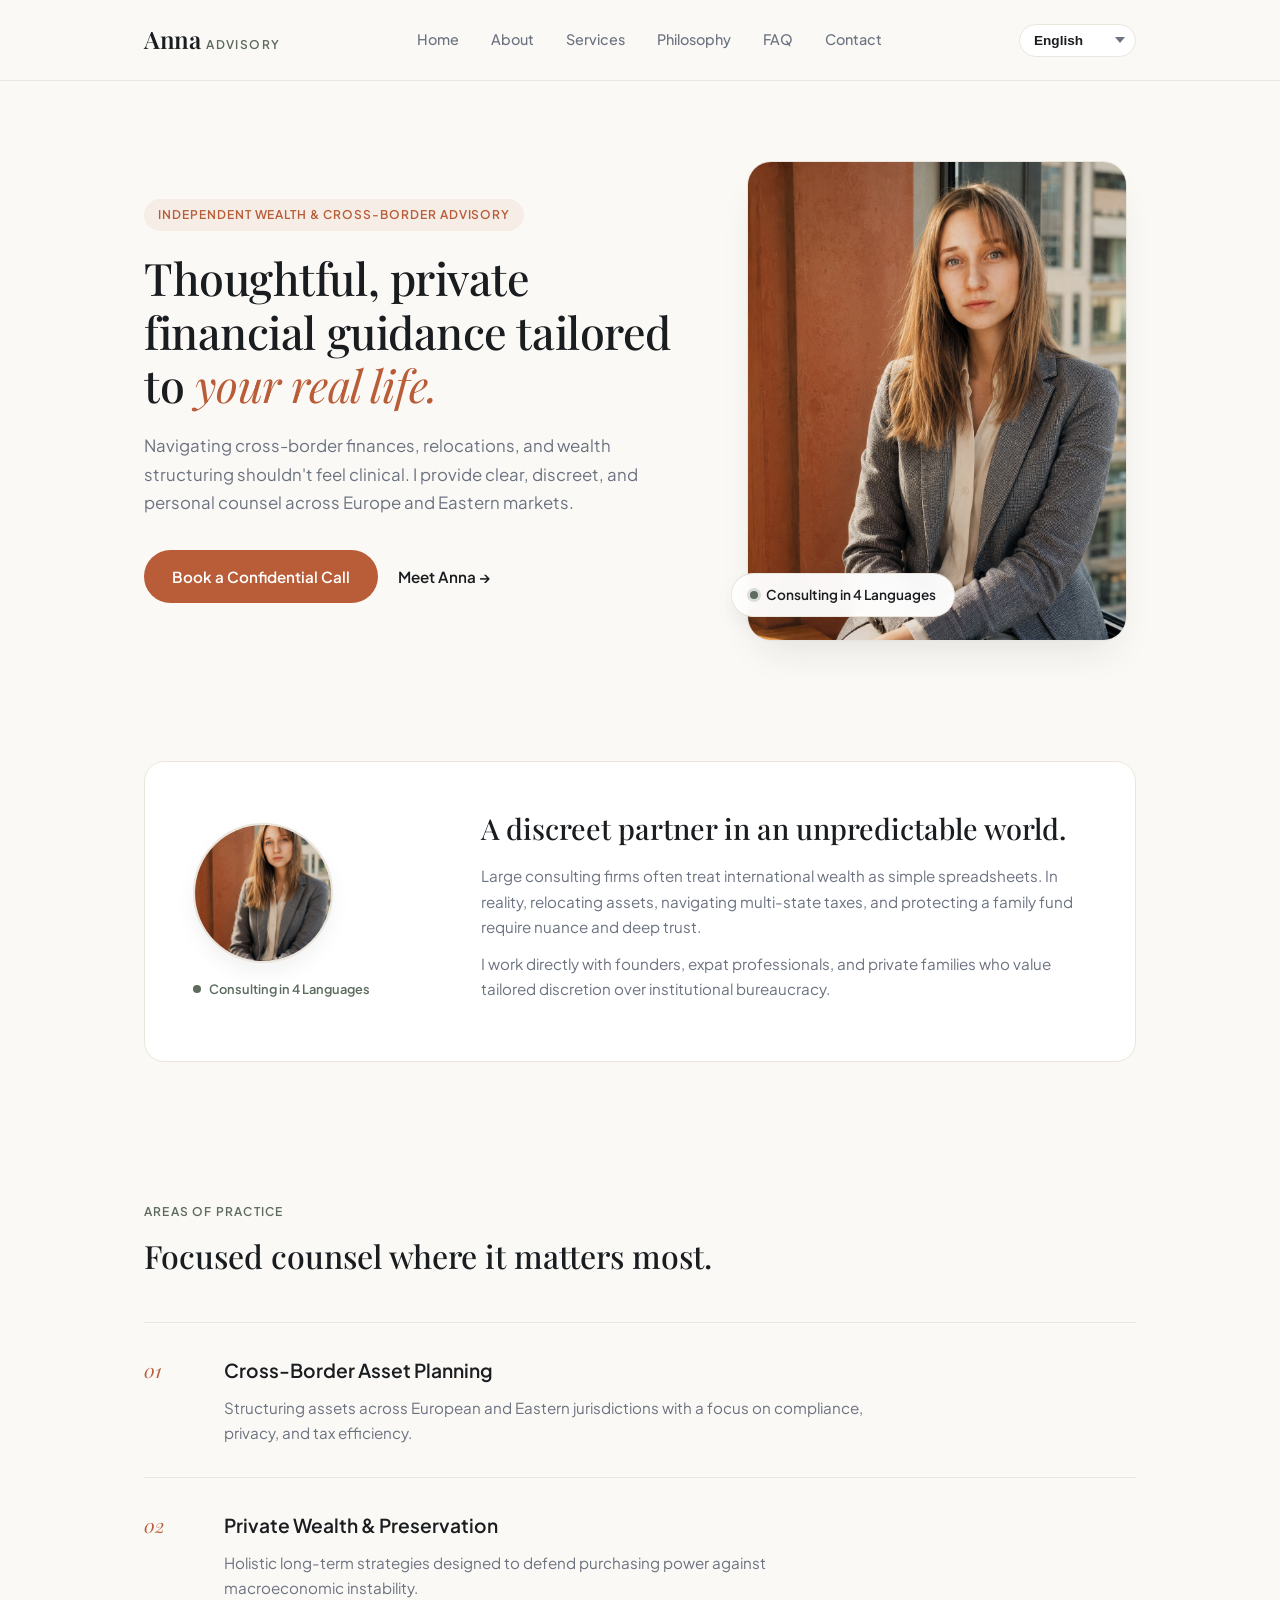
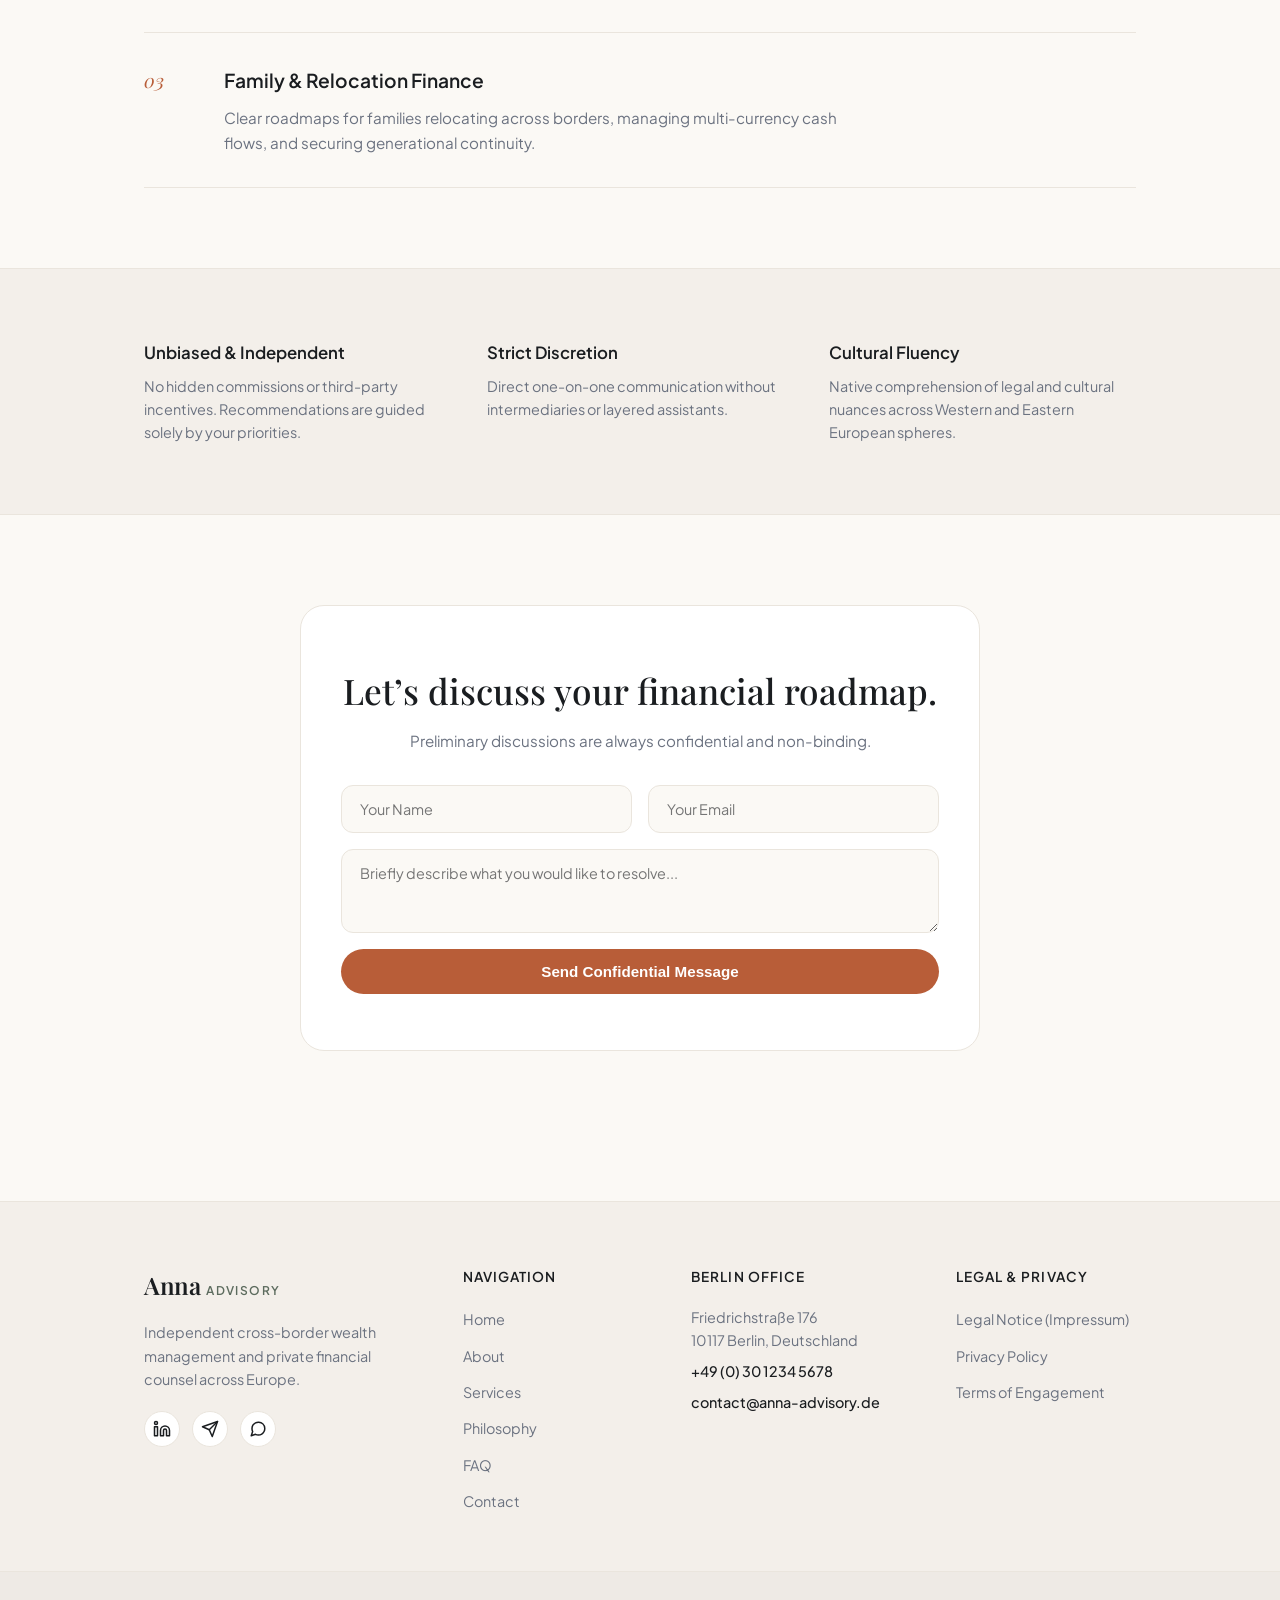
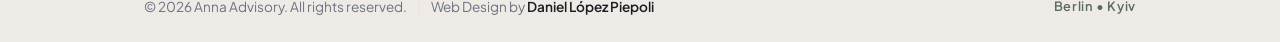
<file: index.html>
<!DOCTYPE html>
<html lang="en">
<head>
  <meta charset="UTF-8" />
  <meta name="viewport" content="width=device-width, initial-scale=1.0" />
  <title>Anna | Independent Financial Advisory</title>
  <!-- Google Fonts: Editorial Serif + Modern Clean Sans -->
  <link rel="preconnect" href="https://fonts.googleapis.com">
  <link rel="preconnect" href="https://fonts.gstatic.com" crossorigin>
  <link href="https://fonts.googleapis.com/css2?family=Playfair+Display:ital,wght@0,500;0,600;1,400&family=Plus+Jakarta+Sans:wght@400;500;600&display=swap" rel="stylesheet">
  <link rel="stylesheet" href="style.css" />
</head>
<body>

  <!-- Navigation -->
  <header class="header">
    <div class="container nav-wrapper">
      <a href="index.html" class="brand">
        <span class="brand-name">Anna</span>
        <span class="brand-sub">Advisory</span>
      </a>

      <!-- Desktop Nav Links -->
      <nav class="nav-links">
        <a href="index.html" data-i18n="nav_home">Home</a>
        <a href="about.html" data-i18n="nav_about">About</a>
        <a href="services.html" data-i18n="nav_services">Services</a>
        <a href="philosophy.html" data-i18n="nav_philosophy">Philosophy</a>
        <a href="faq.html" data-i18n="nav_faq">FAQ</a>
        <a href="contact.html" data-i18n="nav_contact">Contact</a>
      </nav>

      <div class="header-actions">
        <!-- Language Selector -->
        <div class="lang-picker">
          <select id="lang-select" aria-label="Select Language">
            <option value="en" selected>English</option>
            <option value="de">Deutsch</option>
            <option value="uk">Українська</option>
            <option value="ru">Русский</option>
          </select>
        </div>

        <!-- Hamburger Toggle Button -->
        <button class="mobile-menu-btn" id="mobile-menu-btn" aria-label="Toggle Menu" aria-expanded="false">
          <span class="hamburger-line"></span>
          <span class="hamburger-line"></span>
          <span class="hamburger-line"></span>
        </button>
      </div>
    </div>

    <!-- Mobile Navigation Drawer -->
    <div class="mobile-nav" id="mobile-nav">
      <nav class="mobile-nav-links">
        <a href="index.html" class="mobile-link" data-i18n="nav_home">Home</a>
        <a href="about.html" class="mobile-link" data-i18n="nav_about">About</a>
        <a href="services.html" class="mobile-link" data-i18n="nav_services">Services</a>
        <a href="philosophy.html" class="mobile-link" data-i18n="nav_philosophy">Philosophy</a>
        <a href="faq.html" class="mobile-link" data-i18n="nav_faq">FAQ</a>
        <a href="contact.html" class="mobile-link" data-i18n="nav_contact">Contact</a>
      </nav>
      <div class="mobile-cta">
        <a href="contact.html" class="btn btn-primary mobile-link" data-i18n="hero_btn_main">Book a Confidential Call</a>
      </div>
    </div>
  </header>

  <main>
    <!-- Hero Section with Portrait -->
    <section class="container hero">
      <div class="hero-content">
        <span class="pill" data-i18n="hero_pill">Independent Wealth & Cross-Border Advisory</span>
        <h1 class="hero-title" data-i18n="hero_title">
          Thoughtful, private financial guidance tailored to <em>your real life.</em>
        </h1>
        <p class="hero-desc" data-i18n="hero_desc">
          Navigating cross-border finances, relocations, and wealth structuring shouldn't feel clinical. I provide clear, discreet, and personal counsel across Europe and Eastern markets.
        </p>
        <div class="hero-actions">
          <a href="#contact" class="btn btn-primary" data-i18n="hero_btn_main">Book a Confidential Call</a>
          <a href="about.html" class="btn btn-link" data-i18n="hero_btn_secondary">Meet Anna &rarr;</a>
        </div>
      </div>

      <!-- Hero Portrait Media -->
      <div class="hero-media">
        <div class="portrait-wrapper">
          <img 
            src="assets/images/anna-ai.png" 
            alt="Anna - Financial Advisor" 
            class="portrait-img" 
          />
          <!-- Velo y saludo interactivo -->
          <div class="portrait-overlay">
            <div class="overlay-quote-mark">“</div>
            <p class="overlay-text" data-i18n="portrait_greeting">
              Finance should empower your vision, not complicate your life. Let’s build something lasting together.
            </p>
            <span class="overlay-signature">— Anna</span>
          </div>

          <!-- Píldora interactiva de idiomas -->
          <div class="floating-badge" tabindex="0">
            <div class="badge-layer badge-default">
              <span class="pulse-dot"></span>
              <span class="badge-text" data-i18n="bio_badge">Consulting in 4 Languages</span>
            </div>
            <div class="badge-layer badge-hover">
              <span class="lang-pill">EN</span>
              <span class="lang-pill">DE</span>
              <span class="lang-pill">UK</span>
              <span class="lang-pill">RU</span>
            </div>
          </div>      
        </div>
      </div>
    </section>

    <!-- Personal Intro / About Mini -->
    <section id="about" class="container bio-section">
      <div class="bio-card">
        <div class="bio-visual">
          <div class="avatar-placeholder">
            <img 
              src="assets/images/anna-ai.png" 
              alt="Anna Portrait" 
            />
          </div>
          <div class="bio-tag">
            <span class="dot"></span>
            <span data-i18n="bio_badge">Consulting in 4 Languages</span>
          </div>
        </div>

        <div class="bio-text">
          <h2 data-i18n="bio_title">A discreet partner in an unpredictable world.</h2>
          <p data-i18n="bio_p1">
            Large consulting firms often treat international wealth as simple spreadsheets. In reality, relocating assets, navigating multi-state taxes, and protecting a family fund require nuance and deep trust.
          </p>
          <p data-i18n="bio_p2">
            I work directly with founders, expat professionals, and private families who value tailored discretion over institutional bureaucracy.
          </p>
        </div>
      </div>
    </section>

    <!-- Services -->
    <section id="services" class="container services-section">
      <div class="section-title-wrap">
        <span class="section-kicker" data-i18n="srv_kicker">Areas of Practice</span>
        <h2 data-i18n="srv_heading">Focused counsel where it matters most.</h2>
      </div>

      <div class="services-list">
        <article class="service-item">
          <span class="item-index">01</span>
          <div class="item-body">
            <h3 data-i18n="srv_1_title">Cross-Border Asset Planning</h3>
            <p data-i18n="srv_1_desc">Structuring assets across European and Eastern jurisdictions with a focus on compliance, privacy, and tax efficiency.</p>
          </div>
        </article>

        <article class="service-item">
          <span class="item-index">02</span>
          <div class="item-body">
            <h3 data-i18n="srv_2_title">Private Wealth & Preservation</h3>
            <p data-i18n="srv_2_desc">Holistic long-term strategies designed to defend purchasing power against macroeconomic instability.</p>
          </div>
        </article>

        <article class="service-item">
          <span class="item-index">03</span>
          <div class="item-body">
            <h3 data-i18n="srv_3_title">Family & Relocation Finance</h3>
            <p data-i18n="srv_3_desc">Clear roadmaps for families relocating across borders, managing multi-currency cash flows, and securing generational continuity.</p>
          </div>
        </article>
      </div>
    </section>

    <!-- Philosophy -->
    <section id="philosophy" class="philosophy-section">
      <div class="container philosophy-grid">
        <div class="philo-box">
          <h4 data-i18n="phil_1_title">Unbiased & Independent</h4>
          <p data-i18n="phil_1_desc">No hidden commissions or third-party incentives. Recommendations are guided solely by your priorities.</p>
        </div>
        <div class="philo-box">
          <h4 data-i18n="phil_2_title">Strict Discretion</h4>
          <p data-i18n="phil_2_desc">Direct one-on-one communication without intermediaries or layered assistants.</p>
        </div>
        <div class="philo-box">
          <h4 data-i18n="phil_3_title">Cultural Fluency</h4>
          <p data-i18n="phil_3_desc">Native comprehension of legal and cultural nuances across Western and Eastern European spheres.</p>
        </div>
      </div>
    </section>

    <!-- Contact -->
    <section id="contact" class="container contact-section">
      <div class="contact-card">
        <h2 data-i18n="contact_heading">Let’s discuss your financial roadmap.</h2>
        <p data-i18n="contact_sub">Preliminary discussions are always confidential and non-binding.</p>
        
        <!-- Web3Forms Integration -->
        <form action="https://api.web3forms.com/submit" method="POST" class="contact-form web3-ajax-form">
          <input type="hidden" name="access_key" value="TU_ACCESS_KEY_AQUI" />
          <input type="hidden" name="subject" value="New Home Inquiry - Anna Advisory" />
          <input type="hidden" name="from_name" value="Anna Advisory Home Page" />
          <input type="checkbox" name="botcheck" class="hidden" style="display: none;" />

          <div class="form-row">
            <input type="text" name="name" placeholder="Your Name" required data-i18n-ph="ph_name" />
            <input type="email" name="email" placeholder="Your Email" required data-i18n-ph="ph_email" />
          </div>
          <textarea name="message" rows="3" placeholder="Briefly describe what you would like to resolve..." required data-i18n-ph="ph_msg"></textarea>
          
          <button type="submit" class="btn btn-primary" data-i18n="contact_btn">Send Confidential Message</button>
          
          <!-- Contenedor para mensajes de estado AJAX -->
          <div class="form-status-msg" style="display: none; font-size: 0.9rem; margin-top: 10px; font-weight: 500;"></div>
        </form>
      </div>
    </section>
  </main>

  <!-- Enhanced Editorial Footer -->
  <footer class="footer">
    <div class="container footer-grid">
      <!-- Brand & Positioning -->
      <div class="footer-col footer-about">
        <div class="brand">
          <span class="brand-name">Anna</span>
          <span class="brand-sub">Advisory</span>
        </div>
        <p class="footer-desc" data-i18n="footer_desc">
          Independent cross-border wealth management and private financial counsel across Europe.
        </p>
        <div class="social-links">
          <!-- LinkedIn -->
          <a href="https://www.linkedin.com/in/anna-sarana-a09b88138/" target="_blank" rel="noopener noreferrer" class="social-icon" aria-label="LinkedIn">
            <svg width="18" height="18" viewBox="0 0 24 24" fill="none" stroke="currentColor" stroke-width="2" stroke-linecap="round" stroke-linejoin="round"><path d="M16 8a6 6 0 0 1 6 6v7h-4v-7a2 2 0 0 0-2-2 2 2 0 0 0-2 2v7h-4v-7a6 6 0 0 1 6-6z"></path><rect x="2" y="9" width="4" height="12"></rect><circle cx="4" cy="4" r="2"></circle></svg>
          </a>
          <!-- Telegram -->
          <a href="https://t.me" target="_blank" rel="noopener noreferrer" class="social-icon" aria-label="Telegram">
            <svg width="18" height="18" viewBox="0 0 24 24" fill="none" stroke="currentColor" stroke-width="2" stroke-linecap="round" stroke-linejoin="round"><line x1="22" y1="2" x2="11" y2="13"></line><polygon points="22 2 15 22 11 13 2 9 22 2"></polygon></svg>
          </a>
          <!-- WhatsApp -->
          <a href="https://wa.me" target="_blank" rel="noopener noreferrer" class="social-icon" aria-label="WhatsApp">
            <svg width="18" height="18" viewBox="0 0 24 24" fill="none" stroke="currentColor" stroke-width="2" stroke-linecap="round" stroke-linejoin="round"><path d="M21 11.5a8.38 8.38 0 0 1-.9 3.8 8.5 8.5 0 0 1-7.6 4.7 8.38 8.38 0 0 1-3.8-.9L3 21l1.9-5.7a8.38 8.38 0 0 1-.9-3.8 8.5 8.5 0 0 1 4.7-7.6 8.38 8.38 0 0 1 3.8-.9h.5a8.48 8.48 0 0 1 8 8v.5z"></path></svg>
          </a>
        </div>
      </div>

      <!-- Quick Navigation -->
      <div class="footer-col">
        <h4 class="footer-heading" data-i18n="footer_nav_title">Navigation</h4>
        <ul class="footer-links">
          <li><a href="index.html" data-i18n="nav_home">Home</a></li>
          <li><a href="about.html" data-i18n="nav_about">About</a></li>
          <li><a href="services.html" data-i18n="nav_services">Services</a></li>
          <li><a href="philosophy.html" data-i18n="nav_philosophy">Philosophy</a></li>
          <li><a href="faq.html" data-i18n="nav_faq">FAQ</a></li>
          <li><a href="contact.html" data-i18n="nav_contact">Contact</a></li>
        </ul>
      </div>

      <!-- Berlin Legal Office & Contact -->
      <div class="footer-col">
        <h4 class="footer-heading" data-i18n="footer_office_title">Berlin Office</h4>
        <address class="footer-address">
          <p>Friedrichstraße 176</p>
          <p>10117 Berlin, Deutschland</p>
          <p class="contact-line">
            <a href="tel:+493012345678" class="contact-link">+49 (0) 30 1234 5678</a>
          </p>
          <p class="contact-line">
            <a href="mailto:contact@anna-advisory.de" class="contact-link">contact@anna-advisory.de</a>
          </p>
        </address>
      </div>

      <!-- Legal Links -->
      <div class="footer-col">
        <h4 class="footer-heading" data-i18n="footer_legal_title">Legal & Privacy</h4>
        <ul class="footer-links">
          <li><a href="impressum.html" data-i18n="footer_impressum">Impressum</a></li>
          <li><a href="datenschutz.html" data-i18n="footer_privacy">Datenschutz</a></li>
          <li><a href="terms.html" data-i18n="footer_terms">Terms of Engagement</a></li>
        </ul>
      </div>
    </div>

    <!-- Subfooter / Authorship -->
    <div class="subfooter">
      <div class="container subfooter-content">
        <div class="subfooter-main">
          <span class="copyright">© 2026 Anna Advisory. All rights reserved.</span>
          <span class="divider">|</span>
          <span class="credit">Web Design by <a href="https://github.com/danielopezpiepoli" class="author-link" target="_blank" rel="noopener noreferrer">Daniel López Piepoli</a></span>
        </div>
        <div class="footer-jurisdictions" data-i18n="footer_note">Berlin • Kyiv</div>
      </div>
    </div>
  </footer>

  <script src="main.js"></script>
</body>
</html>
</file>
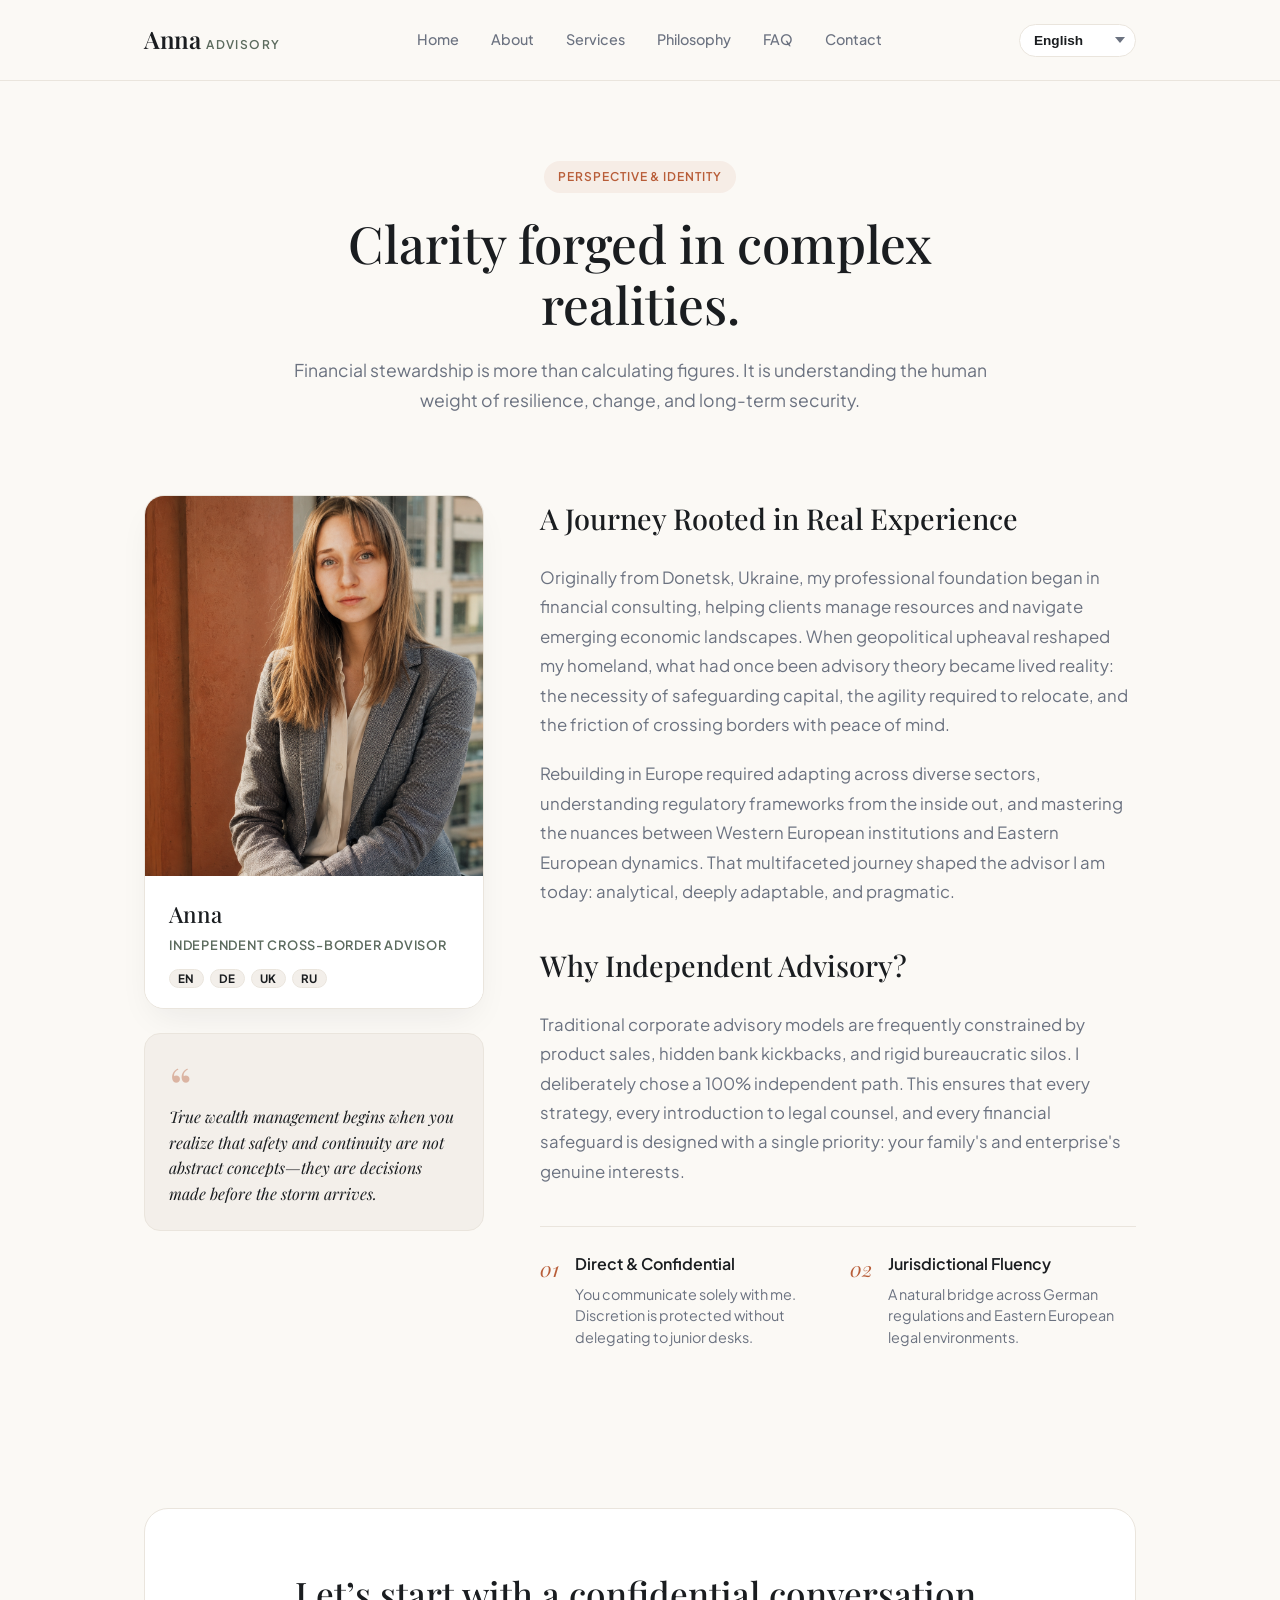
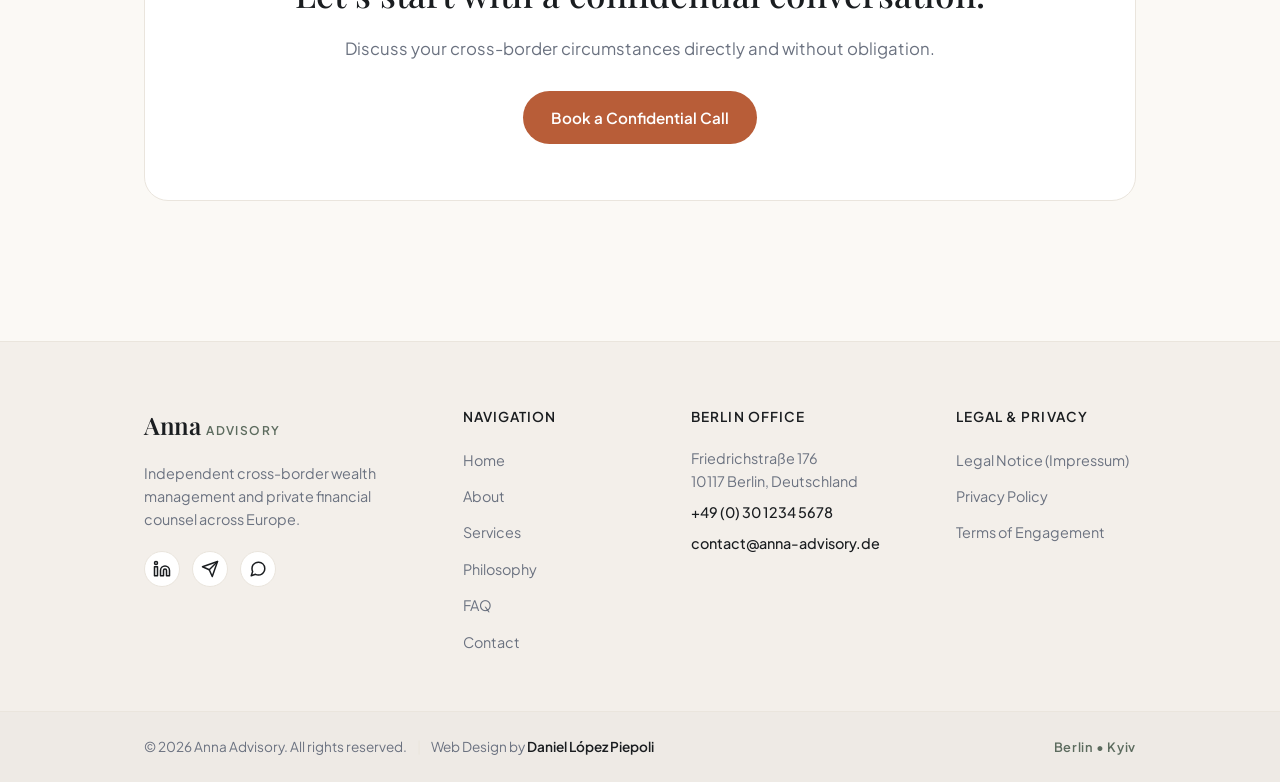
<file: about.html>
<!DOCTYPE html>
<html lang="en">
<head>
  <meta charset="UTF-8" />
  <meta name="viewport" content="width=device-width, initial-scale=1.0" />
  <title>About Anna | Independent Financial Advisory</title>
  <!-- Fonts -->
  <link rel="preconnect" href="https://fonts.googleapis.com">
  <link rel="preconnect" href="https://fonts.gstatic.com" crossorigin>
  <link href="https://fonts.googleapis.com/css2?family=Playfair+Display:ital,wght@0,500;0,600;1,400&family=Plus+Jakarta+Sans:wght@400;500;600&display=swap" rel="stylesheet">
  <link rel="stylesheet" href="style.css" />
</head>
<body>

  <!-- Navigation -->
  <header class="header">
    <div class="container nav-wrapper">
      <a href="index.html" class="brand">
        <span class="brand-name">Anna</span>
        <span class="brand-sub">Advisory</span>
      </a>

      <!-- Desktop Nav Links -->
      <nav class="nav-links">
        <a href="index.html" data-i18n="nav_home">Home</a>
        <a href="about.html" data-i18n="nav_about">About</a>
        <a href="services.html" data-i18n="nav_services">Services</a>
        <a href="philosophy.html" data-i18n="nav_philosophy">Philosophy</a>
        <a href="faq.html" data-i18n="nav_faq">FAQ</a>
        <a href="contact.html" data-i18n="nav_contact">Contact</a>
      </nav>

      <div class="header-actions">
        <!-- Language Selector -->
        <div class="lang-picker">
          <select id="lang-select" aria-label="Select Language">
            <option value="en" selected>English</option>
            <option value="de">Deutsch</option>
            <option value="uk">Українська</option>
            <option value="ru">Русский</option>
          </select>
        </div>

        <!-- Hamburger Toggle Button -->
        <button class="mobile-menu-btn" id="mobile-menu-btn" aria-label="Toggle Menu" aria-expanded="false">
          <span class="hamburger-line"></span>
          <span class="hamburger-line"></span>
          <span class="hamburger-line"></span>
        </button>
      </div>
    </div>

    <!-- Mobile Navigation Drawer -->
    <div class="mobile-nav" id="mobile-nav">
      <nav class="mobile-nav-links">
        <a href="index.html" class="mobile-link" data-i18n="nav_home">Home</a>
        <a href="about.html" class="mobile-link" data-i18n="nav_about">About</a>
        <a href="services.html" class="mobile-link" data-i18n="nav_services">Services</a>
        <a href="philosophy.html" class="mobile-link" data-i18n="nav_philosophy">Philosophy</a>
        <a href="faq.html" class="mobile-link" data-i18n="nav_faq">FAQ</a>
        <a href="contact.html" class="mobile-link" data-i18n="nav_contact">Contact</a>
      </nav>
      <div class="mobile-cta">
        <a href="contact.html" class="btn btn-primary mobile-link" data-i18n="hero_btn_main">Book a Confidential Call</a>
      </div>
    </div>
  </header>

  <!-- Page Header -->
  <section class="page-header container">
    <span class="pill" data-i18n="about_page_pill">Perspective & Identity</span>
    <h1 class="page-title" data-i18n="about_page_title">Clarity forged in complex realities.</h1>
    <p class="page-subtitle" data-i18n="about_page_sub">
      Financial stewardship is more than calculating figures. It is understanding the human weight of resilience, change, and long-term security.
    </p>
  </section>

  <!-- Main Narrative Story Section -->
  <section class="container about-story-section">
    <div class="about-story-grid">
      <!-- Portrait & Personal Keynotes -->
      <div class="about-visual-column">
        <div class="about-portrait-card">
          <img src="assets/images/anna-ai.png" alt="Anna" class="about-portrait-img" />
          <div class="about-portrait-caption">
            <h3 class="caption-name">Anna</h3>
            <p class="caption-title" data-i18n="about_role">Independent Cross-Border Advisor</p>
            <div class="caption-badges">
              <span class="lang-pill">EN</span>
              <span class="lang-pill">DE</span>
              <span class="lang-pill">UK</span>
              <span class="lang-pill">RU</span>
            </div>
          </div>
        </div>

        <div class="about-quote-box">
          <div class="overlay-quote-mark">“</div>
          <p class="quote-content" data-i18n="about_quote">
            True wealth management begins when you realize that safety and continuity are not abstract concepts—they are decisions made before the storm arrives.
          </p>
        </div>
      </div>

      <!-- Narrative Text -->
      <div class="about-text-column">
        <h2 class="story-heading" data-i18n="about_h2_1">A Journey Rooted in Real Experience</h2>
        <p class="story-p" data-i18n="about_p1">
          Originally from Donetsk, Ukraine, my professional foundation began in financial consulting, helping clients manage resources and navigate emerging economic landscapes. When geopolitical upheaval reshaped my homeland, what had once been advisory theory became lived reality: the necessity of safeguarding capital, the agility required to relocate, and the friction of crossing borders with peace of mind.
        </p>
        <p class="story-p" data-i18n="about_p2">
          Rebuilding in Europe required adapting across diverse sectors, understanding regulatory frameworks from the inside out, and mastering the nuances between Western European institutions and Eastern European dynamics. That multifaceted journey shaped the advisor I am today: analytical, deeply adaptable, and pragmatic.
        </p>

        <h2 class="story-heading" data-i18n="about_h2_2">Why Independent Advisory?</h2>
        <p class="story-p" data-i18n="about_p3">
          Traditional corporate advisory models are frequently constrained by product sales, hidden bank kickbacks, and rigid bureaucratic silos. I deliberately chose a 100% independent path. This ensures that every strategy, every introduction to legal counsel, and every financial safeguard is designed with a single priority: your family's and enterprise's genuine interests.
        </p>

        <!-- Value Pillars -->
        <div class="story-pillars">
          <div class="story-pillar-item">
            <span class="pillar-number">01</span>
            <div>
              <h4 data-i18n="about_pillar_1_t">Direct & Confidential</h4>
              <p data-i18n="about_pillar_1_d">You communicate solely with me. Discretion is protected without delegating to junior desks.</p>
            </div>
          </div>
          <div class="story-pillar-item">
            <span class="pillar-number">02</span>
            <div>
              <h4 data-i18n="about_pillar_2_t">Jurisdictional Fluency</h4>
              <p data-i18n="about_pillar_2_d">A natural bridge across German regulations and Eastern European legal environments.</p>
            </div>
          </div>
        </div>
      </div>
    </div>
  </section>

  <!-- CTA Box -->
  <section class="container cta-section">
    <div class="cta-box">
      <h2 data-i18n="about_cta_title">Let’s start with a confidential conversation.</h2>
      <p data-i18n="about_cta_desc">Discuss your cross-border circumstances directly and without obligation.</p>
      <a href="contact.html" class="btn btn-primary" data-i18n="hero_btn_main">Book a Confidential Call</a>
    </div>
  </section>

  <!-- Enhanced Editorial Footer -->
  <footer class="footer">
    <div class="container footer-grid">
      <!-- Brand & Positioning -->
      <div class="footer-col footer-about">
        <div class="brand">
          <span class="brand-name">Anna</span>
          <span class="brand-sub">Advisory</span>
        </div>
        <p class="footer-desc" data-i18n="footer_desc">
          Independent cross-border wealth management and private financial counsel across Europe.
        </p>
        <div class="social-links">
          <a href="https://www.linkedin.com/in/anna-sarana-a09b88138/" target="_blank" rel="noopener noreferrer" class="social-icon" aria-label="LinkedIn">
            <svg width="18" height="18" viewBox="0 0 24 24" fill="none" stroke="currentColor" stroke-width="2" stroke-linecap="round" stroke-linejoin="round"><path d="M16 8a6 6 0 0 1 6 6v7h-4v-7a2 2 0 0 0-2-2 2 2 0 0 0-2 2v7h-4v-7a6 6 0 0 1 6-6z"></path><rect x="2" y="9" width="4" height="12"></rect><circle cx="4" cy="4" r="2"></circle></svg>
          </a>
          <a href="https://t.me" target="_blank" rel="noopener noreferrer" class="social-icon" aria-label="Telegram">
            <svg width="18" height="18" viewBox="0 0 24 24" fill="none" stroke="currentColor" stroke-width="2" stroke-linecap="round" stroke-linejoin="round"><line x1="22" y1="2" x2="11" y2="13"></line><polygon points="22 2 15 22 11 13 2 9 22 2"></polygon></svg>
          </a>
          <a href="https://wa.me" target="_blank" rel="noopener noreferrer" class="social-icon" aria-label="WhatsApp">
            <svg width="18" height="18" viewBox="0 0 24 24" fill="none" stroke="currentColor" stroke-width="2" stroke-linecap="round" stroke-linejoin="round"><path d="M21 11.5a8.38 8.38 0 0 1-.9 3.8 8.5 8.5 0 0 1-7.6 4.7 8.38 8.38 0 0 1-3.8-.9L3 21l1.9-5.7a8.38 8.38 0 0 1-.9-3.8 8.5 8.5 0 0 1 4.7-7.6 8.38 8.38 0 0 1 3.8-.9h.5a8.48 8.48 0 0 1 8 8v.5z"></path></svg>
          </a>
        </div>
      </div>

      <!-- Quick Navigation -->
      <div class="footer-col">
        <h4 class="footer-heading" data-i18n="footer_nav_title">Navigation</h4>
        <ul class="footer-links">
          <li><a href="index.html" data-i18n="nav_home">Home</a></li>
          <li><a href="about.html" data-i18n="nav_about">About</a></li>
          <li><a href="services.html" data-i18n="nav_services">Services</a></li>
          <li><a href="philosophy.html" data-i18n="nav_philosophy">Philosophy</a></li>
          <li><a href="faq.html" data-i18n="nav_faq">FAQ</a></li>
          <li><a href="contact.html" data-i18n="nav_contact">Contact</a></li>
        </ul>
      </div>

      <!-- Berlin Legal Office & Contact -->
      <div class="footer-col">
        <h4 class="footer-heading" data-i18n="footer_office_title">Berlin Office</h4>
        <address class="footer-address">
          <p>Friedrichstraße 176</p>
          <p>10117 Berlin, Deutschland</p>
          <p class="contact-line">
            <a href="tel:+493012345678" class="contact-link">+49 (0) 30 1234 5678</a>
          </p>
          <p class="contact-line">
            <a href="mailto:contact@anna-advisory.de" class="contact-link">contact@anna-advisory.de</a>
          </p>
        </address>
      </div>

      <!-- Legal Links -->
      <div class="footer-col">
        <h4 class="footer-heading" data-i18n="footer_legal_title">Legal & Privacy</h4>
        <ul class="footer-links">
          <li><a href="impressum.html" data-i18n="footer_impressum">Impressum</a></li>
          <li><a href="datenschutz.html" data-i18n="footer_privacy">Datenschutz</a></li>
          <li><a href="terms.html" data-i18n="footer_terms">Terms of Engagement</a></li>
        </ul>
      </div>
    </div>

    <!-- Subfooter / Authorship -->
    <div class="subfooter">
      <div class="container subfooter-content">
        <div class="subfooter-main">
          <span class="copyright">© 2026 Anna Advisory. All rights reserved.</span>
          <span class="divider">|</span>
          <span class="credit">Web Design by <a href="https://github.com/danielopezpiepoli" class="author-link" target="_blank" rel="noopener noreferrer">Daniel López Piepoli</a></span>
        </div>
        <div class="footer-jurisdictions" data-i18n="footer_note">Berlin • Kyiv</div>
      </div>
    </div>
  </footer>

  <script src="main.js"></script>
</body>
</html>
</file>
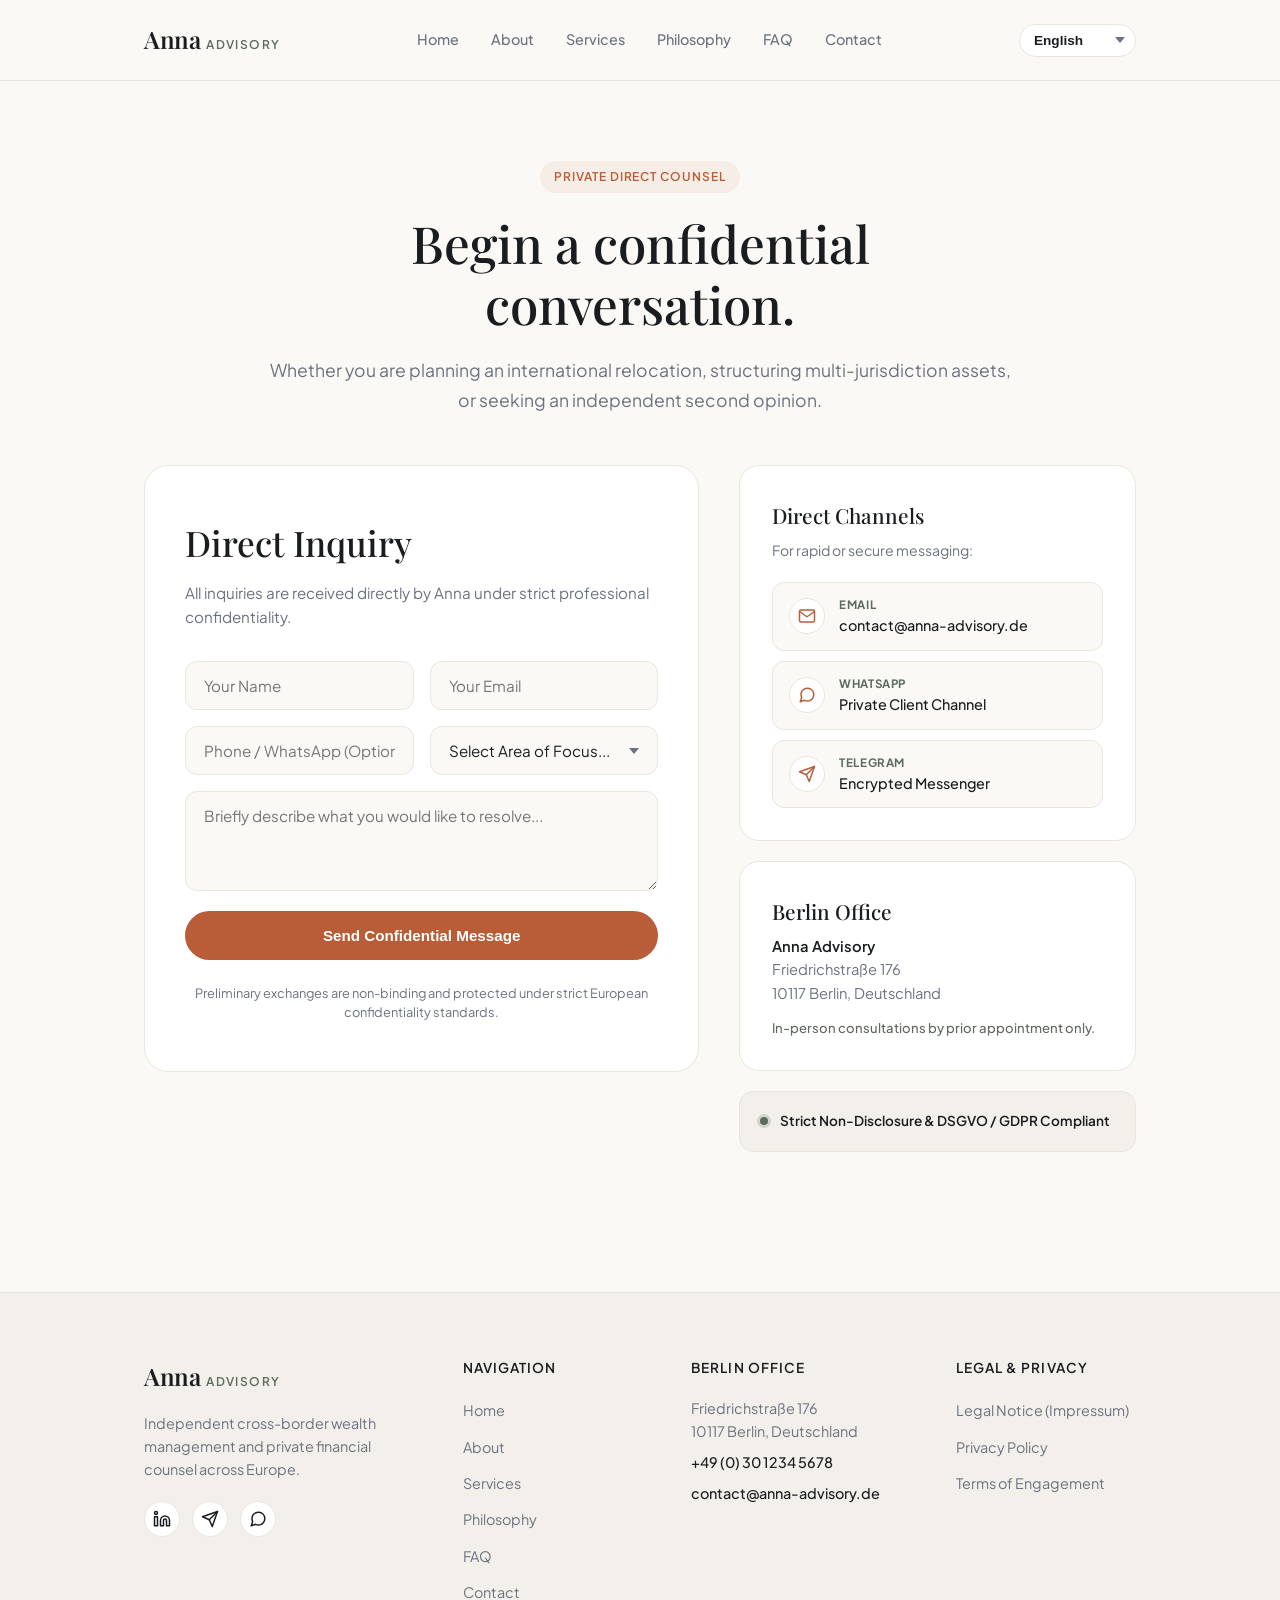
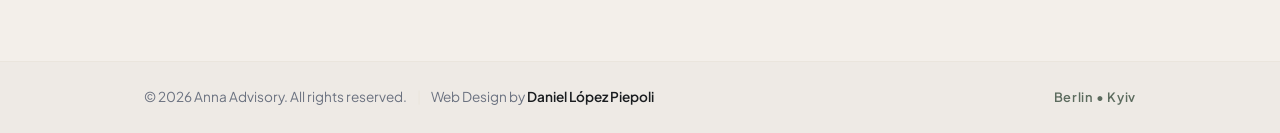
<file: contact.html>
<!DOCTYPE html>
<html lang="en">
<head>
  <meta charset="UTF-8" />
  <meta name="viewport" content="width=device-width, initial-scale=1.0" />
  <title>Contact & Confidential Inquiry | Anna Advisory</title>
  <!-- Fonts -->
  <link rel="preconnect" href="https://fonts.googleapis.com">
  <link rel="preconnect" href="https://fonts.gstatic.com" crossorigin>
  <link href="https://fonts.googleapis.com/css2?family=Playfair+Display:ital,wght@0,500;0,600;1,400&family=Plus+Jakarta+Sans:wght@400;500;600&display=swap" rel="stylesheet">
  <link rel="stylesheet" href="style.css" />
</head>
<body>

  <!-- Navigation -->
  <header class="header">
    <div class="container nav-wrapper">
      <a href="index.html" class="brand">
        <span class="brand-name">Anna</span>
        <span class="brand-sub">Advisory</span>
      </a>

      <!-- Desktop Nav Links -->
      <nav class="nav-links">
        <a href="index.html" data-i18n="nav_home">Home</a>
        <a href="about.html" data-i18n="nav_about">About</a>
        <a href="services.html" data-i18n="nav_services">Services</a>
        <a href="philosophy.html" data-i18n="nav_philosophy">Philosophy</a>
        <a href="faq.html" data-i18n="nav_faq">FAQ</a>
        <a href="contact.html" data-i18n="nav_contact">Contact</a>
      </nav>

      <div class="header-actions">
        <!-- Language Selector -->
        <div class="lang-picker">
          <select id="lang-select" aria-label="Select Language">
            <option value="en" selected>English</option>
            <option value="de">Deutsch</option>
            <option value="uk">Українська</option>
            <option value="ru">Русский</option>
          </select>
        </div>

        <!-- Hamburger Toggle Button -->
        <button class="mobile-menu-btn" id="mobile-menu-btn" aria-label="Toggle Menu" aria-expanded="false">
          <span class="hamburger-line"></span>
          <span class="hamburger-line"></span>
          <span class="hamburger-line"></span>
        </button>
      </div>
    </div>

    <!-- Mobile Navigation Drawer -->
    <div class="mobile-nav" id="mobile-nav">
      <nav class="mobile-nav-links">
        <a href="index.html" class="mobile-link" data-i18n="nav_home">Home</a>
        <a href="about.html" class="mobile-link" data-i18n="nav_about">About</a>
        <a href="services.html" class="mobile-link" data-i18n="nav_services">Services</a>
        <a href="philosophy.html" class="mobile-link" data-i18n="nav_philosophy">Philosophy</a>
        <a href="faq.html" class="mobile-link" data-i18n="nav_faq">FAQ</a>
        <a href="contact.html" class="mobile-link" data-i18n="nav_contact">Contact</a>
      </nav>
      <div class="mobile-cta">
        <a href="contact.html" class="btn btn-primary mobile-link" data-i18n="hero_btn_main">Book a Confidential Call</a>
      </div>
    </div>
  </header>

  <!-- Page Header -->
  <section class="page-header container">
    <span class="pill" data-i18n="contact_page_pill">Private Direct Counsel</span>
    <h1 class="page-title" data-i18n="contact_page_title">Begin a confidential conversation.</h1>
    <p class="page-subtitle" data-i18n="contact_page_sub">
      Whether you are planning an international relocation, structuring multi-jurisdiction assets, or seeking an independent second opinion.
    </p>
  </section>

  <!-- Contact Layout: Form + Direct Channels -->
  <section class="container contact-page-section">
    <div class="contact-page-grid">
      
      <!-- Form Card -->
      <div class="contact-form-card">
        <h2 class="form-card-title" data-i18n="contact_form_title">Direct Inquiry</h2>
        <p class="form-card-sub" data-i18n="contact_form_sub">All inquiries are received directly by Anna under strict professional confidentiality.</p>

        <!-- Web3Forms Integration -->
        <form action="https://api.web3forms.com/submit" method="POST" class="inquiry-form web3-ajax-form">
          <input type="hidden" name="access_key" value="TU_ACCESS_KEY_AQUI" />
          <input type="hidden" name="subject" value="New Direct Inquiry - Anna Advisory" />
          <input type="hidden" name="from_name" value="Anna Advisory Contact Page" />
          <input type="checkbox" name="botcheck" class="hidden" style="display: none;" />

          <div class="form-row">
            <input type="text" name="name" placeholder="Your Name" required data-i18n-ph="ph_name" />
            <input type="email" name="email" placeholder="Your Email" required data-i18n-ph="ph_email" />
          </div>

          <div class="form-row">
            <input type="tel" name="phone" placeholder="Phone / WhatsApp (Optional)" data-i18n-ph="ph_phone" />
            <div class="custom-select-wrap">
              <select id="inquiry-area" name="area_of_focus" required>
                <option value="" disabled selected data-i18n="opt_placeholder">Select Area of Focus...</option>
                <option value="cross-border" data-i18n="opt_cross_border">Cross-Border Asset Planning</option>
                <option value="wealth-preservation" data-i18n="opt_wealth_preservation">Private Wealth Preservation</option>
                <option value="relocation" data-i18n="opt_relocation">Family Relocation Finance</option>
                <option value="general" data-i18n="opt_general">General Advisory Inquiry</option>
              </select>
            </div>
          </div>

          <textarea name="message" rows="3" placeholder="Briefly describe what you would like to resolve..." required data-i18n-ph="ph_msg"></textarea>

          <button type="submit" class="btn btn-primary" data-i18n="contact_btn_submit">Send Confidential Message</button>
          
          <!-- Contenedor para mensajes de estado AJAX -->
          <div class="form-status-msg" style="display: none; font-size: 0.9rem; margin-top: 10px; font-weight: 500;"></div>
          
          <p class="form-disclaimer" data-i18n="contact_disclaimer">Preliminary exchanges are non-binding and protected under strict European confidentiality standards.</p>
        </form>
      </div>

      <!-- Sidebar: Office, Direct Channels & Discretion Note -->
      <div class="contact-sidebar">
        
        <!-- Channels Box -->
        <div class="contact-info-card">
          <h3 data-i18n="contact_direct_title">Direct Channels</h3>
          <p class="info-muted" data-i18n="contact_direct_desc">For rapid or secure messaging:</p>
          
          <div class="direct-channels-list">
            <a href="mailto:contact@anna-advisory.de" class="channel-item">
              <div class="channel-icon">
                <svg width="18" height="18" viewBox="0 0 24 24" fill="none" stroke="currentColor" stroke-width="2" stroke-linecap="round" stroke-linejoin="round"><path d="M4 4h16c1.1 0 2 .9 2 2v12c0 1.1-.9 2-2 2H4c-1.1 0-2-.9-2-2V6c0-1.1.9-2 2-2z"></path><polyline points="22,6 12,13 2,6"></polyline></svg>
              </div>
              <div class="channel-text">
                <span class="channel-label">Email</span>
                <span class="channel-val">contact@anna-advisory.de</span>
              </div>
            </a>

            <a href="https://wa.me" target="_blank" rel="noopener noreferrer" class="channel-item">
              <div class="channel-icon">
                <svg width="18" height="18" viewBox="0 0 24 24" fill="none" stroke="currentColor" stroke-width="2" stroke-linecap="round" stroke-linejoin="round"><path d="M21 11.5a8.38 8.38 0 0 1-.9 3.8 8.5 8.5 0 0 1-7.6 4.7 8.38 8.38 0 0 1-3.8-.9L3 21l1.9-5.7a8.38 8.38 0 0 1-.9-3.8 8.5 8.5 0 0 1 4.7-7.6 8.38 8.38 0 0 1 3.8-.9h.5a8.48 8.48 0 0 1 8 8v.5z"></path></svg>
              </div>
              <div class="channel-text">
                <span class="channel-label">WhatsApp</span>
                <span class="channel-val">Private Client Channel</span>
              </div>
            </a>

            <a href="https://t.me" target="_blank" rel="noopener noreferrer" class="channel-item">
              <div class="channel-icon">
                <svg width="18" height="18" viewBox="0 0 24 24" fill="none" stroke="currentColor" stroke-width="2" stroke-linecap="round" stroke-linejoin="round"><line x1="22" y1="2" x2="11" y2="13"></line><polygon points="22 2 15 22 11 13 2 9 22 2"></polygon></svg>
              </div>
              <div class="channel-text">
                <span class="channel-label">Telegram</span>
                <span class="channel-val">Encrypted Messenger</span>
              </div>
            </a>
          </div>
        </div>

        <!-- Office Box -->
        <div class="contact-info-card">
          <h3 data-i18n="contact_office_title">Berlin Office</h3>
          <address class="office-box-address">
            <p class="office-name">Anna Advisory</p>
            <p>Friedrichstraße 176</p>
            <p>10117 Berlin, Deutschland</p>
            <p class="office-note" data-i18n="contact_inperson_note">In-person consultations by prior appointment only.</p>
          </address>
        </div>

        <!-- Discretion Callout -->
        <div class="discretion-badge-box">
          <span class="pulse-dot"></span>
          <span data-i18n="contact_nda_note">Strict Non-Disclosure & DSGVO / GDPR Compliant</span>
        </div>

      </div>
    </div>
  </section>

  <!-- Enhanced Editorial Footer -->
  <footer class="footer">
    <div class="container footer-grid">
      <!-- Brand & Positioning -->
      <div class="footer-col footer-about">
        <div class="brand">
          <span class="brand-name">Anna</span>
          <span class="brand-sub">Advisory</span>
        </div>
        <p class="footer-desc" data-i18n="footer_desc">
          Independent cross-border wealth management and private financial counsel across Europe.
        </p>
        <div class="social-links">
          <a href="https://www.linkedin.com/in/anna-sarana-a09b88138/" target="_blank" rel="noopener noreferrer" class="social-icon" aria-label="LinkedIn">
            <svg width="18" height="18" viewBox="0 0 24 24" fill="none" stroke="currentColor" stroke-width="2" stroke-linecap="round" stroke-linejoin="round"><path d="M16 8a6 6 0 0 1 6 6v7h-4v-7a2 2 0 0 0-2-2 2 2 0 0 0-2 2v7h-4v-7a6 6 0 0 1 6-6z"></path><rect x="2" y="9" width="4" height="12"></rect><circle cx="4" cy="4" r="2"></circle></svg>
          </a>
          <a href="https://t.me" target="_blank" rel="noopener noreferrer" class="social-icon" aria-label="Telegram">
            <svg width="18" height="18" viewBox="0 0 24 24" fill="none" stroke="currentColor" stroke-width="2" stroke-linecap="round" stroke-linejoin="round"><line x1="22" y1="2" x2="11" y2="13"></line><polygon points="22 2 15 22 11 13 2 9 22 2"></polygon></svg>
          </a>
          <a href="https://wa.me" target="_blank" rel="noopener noreferrer" class="social-icon" aria-label="WhatsApp">
            <svg width="18" height="18" viewBox="0 0 24 24" fill="none" stroke="currentColor" stroke-width="2" stroke-linecap="round" stroke-linejoin="round"><path d="M21 11.5a8.38 8.38 0 0 1-.9 3.8 8.5 8.5 0 0 1-7.6 4.7 8.38 8.38 0 0 1-3.8-.9L3 21l1.9-5.7a8.38 8.38 0 0 1-.9-3.8 8.5 8.5 0 0 1 4.7-7.6 8.38 8.38 0 0 1 3.8-.9h.5a8.48 8.48 0 0 1 8 8v.5z"></path></svg>
          </a>
        </div>
      </div>

      <!-- Quick Navigation -->
      <div class="footer-col">
        <h4 class="footer-heading" data-i18n="footer_nav_title">Navigation</h4>
        <ul class="footer-links">
          <li><a href="index.html" data-i18n="nav_home">Home</a></li>
          <li><a href="about.html" data-i18n="nav_about">About</a></li>
          <li><a href="services.html" data-i18n="nav_services">Services</a></li>
          <li><a href="philosophy.html" data-i18n="nav_philosophy">Philosophy</a></li>
          <li><a href="faq.html" data-i18n="nav_faq">FAQ</a></li>
          <li><a href="contact.html" data-i18n="nav_contact">Contact</a></li>
        </ul>
      </div>

      <!-- Berlin Legal Office & Contact -->
      <div class="footer-col">
        <h4 class="footer-heading" data-i18n="footer_office_title">Berlin Office</h4>
        <address class="footer-address">
          <p>Friedrichstraße 176</p>
          <p>10117 Berlin, Deutschland</p>
          <p class="contact-line">
            <a href="tel:+493012345678" class="contact-link">+49 (0) 30 1234 5678</a>
          </p>
          <p class="contact-line">
            <a href="mailto:contact@anna-advisory.de" class="contact-link">contact@anna-advisory.de</a>
          </p>
        </address>
      </div>

      <!-- Legal Links -->
      <div class="footer-col">
        <h4 class="footer-heading" data-i18n="footer_legal_title">Legal & Privacy</h4>
        <ul class="footer-links">
          <li><a href="impressum.html" data-i18n="footer_impressum">Impressum</a></li>
          <li><a href="datenschutz.html" data-i18n="footer_privacy">Datenschutz</a></li>
          <li><a href="terms.html" data-i18n="footer_terms">Terms of Engagement</a></li>
        </ul>
      </div>
    </div>

    <!-- Subfooter / Authorship -->
    <div class="subfooter">
      <div class="container subfooter-content">
        <div class="subfooter-main">
          <span class="copyright">© 2026 Anna Advisory. All rights reserved.</span>
          <span class="divider">|</span>
          <span class="credit">Web Design by <a href="https://github.com/danielopezpiepoli" class="author-link" target="_blank" rel="noopener noreferrer">Daniel López Piepoli</a></span>
        </div>
        <div class="footer-jurisdictions" data-i18n="footer_note">Berlin • Kyiv</div>
      </div>
    </div>
  </footer>

  <script src="main.js"></script>
</body>
</html>
</file>
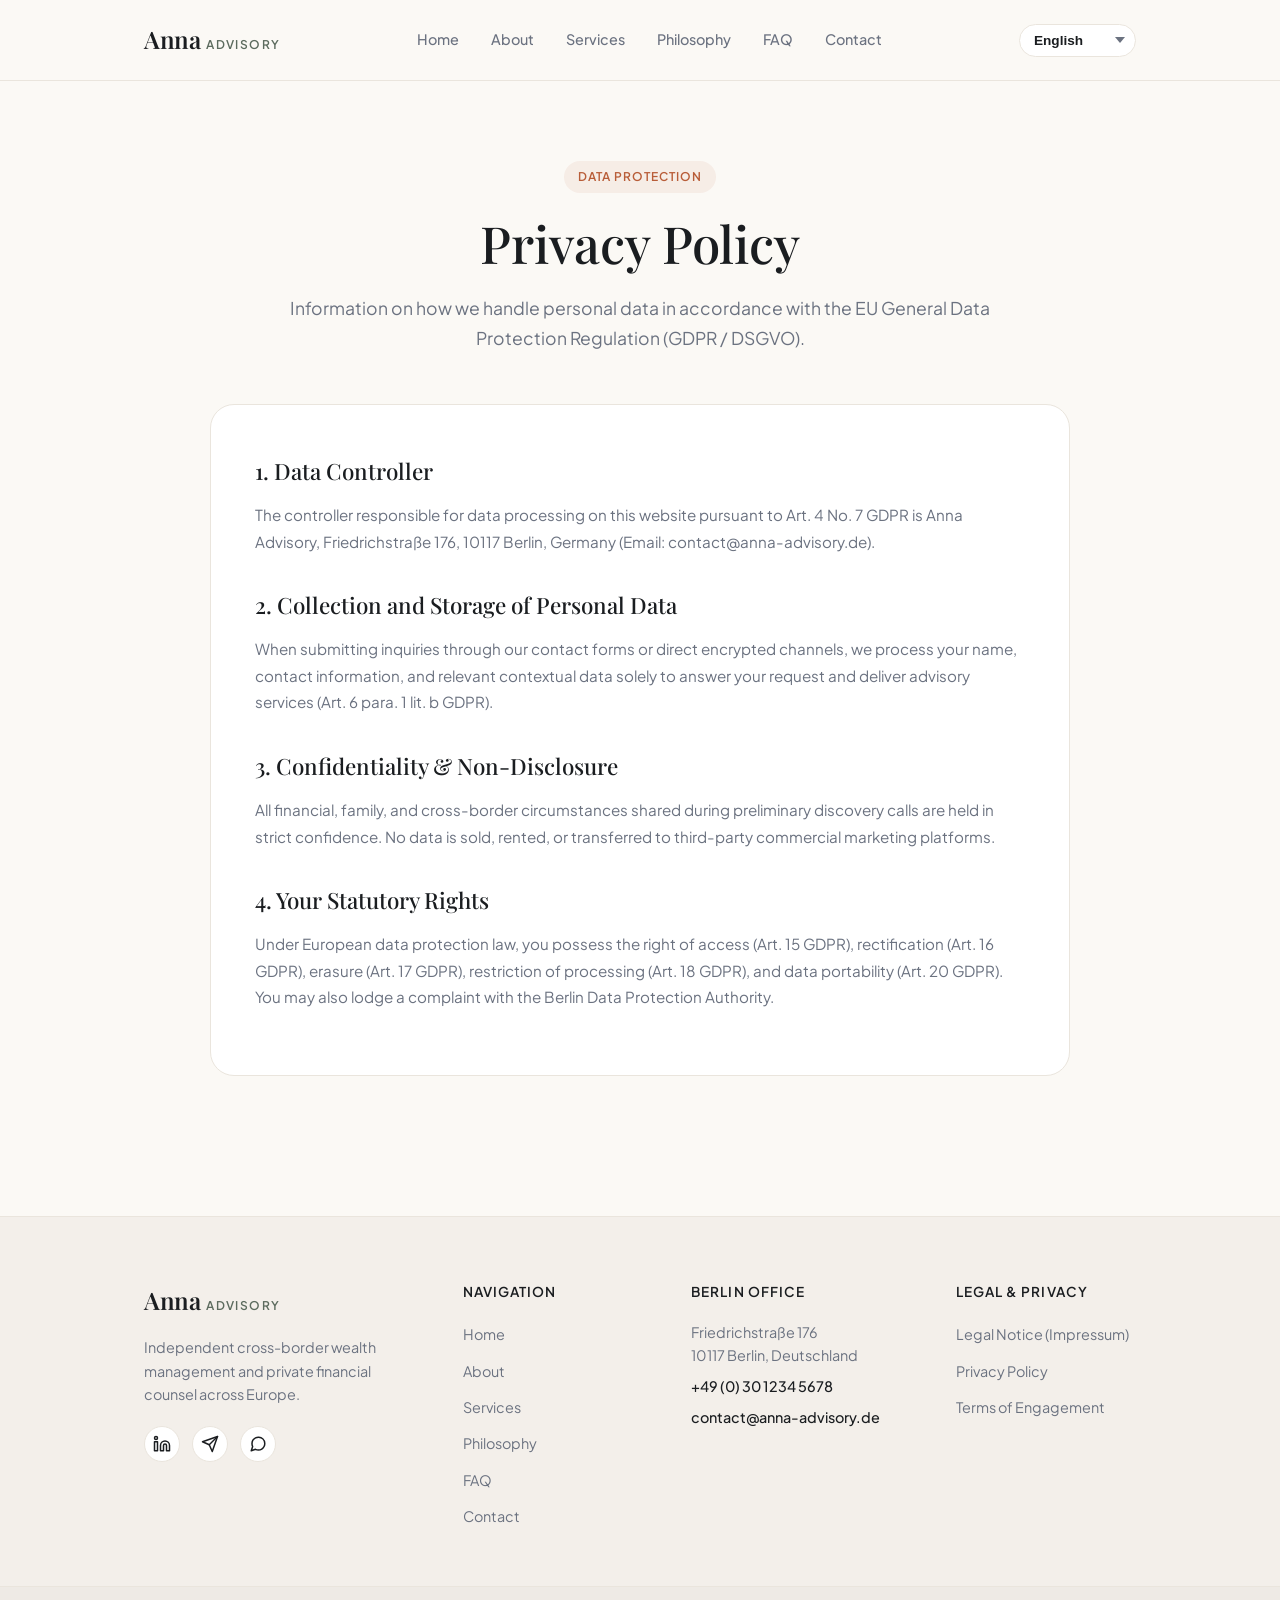
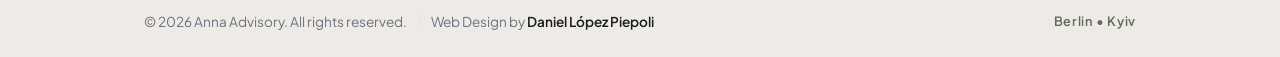
<file: datenschutz.html>
<!DOCTYPE html>
<html lang="en">
<head>
  <meta charset="UTF-8" />
  <meta name="viewport" content="width=device-width, initial-scale=1.0" />
  <title>Privacy Policy (Datenschutz) | Anna Advisory</title>
  <!-- Fonts -->
  <link rel="preconnect" href="https://fonts.googleapis.com">
  <link rel="preconnect" href="https://fonts.gstatic.com" crossorigin>
  <link href="https://fonts.googleapis.com/css2?family=Playfair+Display:ital,wght@0,500;0,600;1,400&family=Plus+Jakarta+Sans:wght@400;500;600&display=swap" rel="stylesheet">
  <link rel="stylesheet" href="style.css" />
</head>
<body>

  <!-- Navigation -->
  <header class="header">
    <div class="container nav-wrapper">
      <a href="index.html" class="brand">
        <span class="brand-name">Anna</span>
        <span class="brand-sub">Advisory</span>
      </a>

      <nav class="nav-links">
        <a href="index.html" data-i18n="nav_home">Home</a>
        <a href="about.html" data-i18n="nav_about">About</a>
        <a href="services.html" data-i18n="nav_services">Services</a>
        <a href="philosophy.html" data-i18n="nav_philosophy">Philosophy</a>
        <a href="faq.html" data-i18n="nav_faq">FAQ</a>
        <a href="contact.html" data-i18n="nav_contact">Contact</a>
      </nav>

      <div class="header-actions">
        <div class="lang-picker">
          <select id="lang-select" aria-label="Select Language">
            <option value="en" selected>English</option>
            <option value="de">Deutsch</option>
            <option value="uk">Українська</option>
            <option value="ru">Русский</option>
          </select>
        </div>

        <button class="mobile-menu-btn" id="mobile-menu-btn" aria-label="Toggle Menu" aria-expanded="false">
          <span class="hamburger-line"></span>
          <span class="hamburger-line"></span>
          <span class="hamburger-line"></span>
        </button>
      </div>
    </div>

    <div class="mobile-nav" id="mobile-nav">
      <nav class="mobile-nav-links">
        <a href="index.html" class="mobile-link" data-i18n="nav_home">Home</a>
        <a href="about.html" class="mobile-link" data-i18n="nav_about">About</a>
        <a href="services.html" class="mobile-link" data-i18n="nav_services">Services</a>
        <a href="philosophy.html" class="mobile-link" data-i18n="nav_philosophy">Philosophy</a>
        <a href="faq.html" class="mobile-link" data-i18n="nav_faq">FAQ</a>
        <a href="contact.html" class="mobile-link" data-i18n="nav_contact">Contact</a>
      </nav>
      <div class="mobile-cta">
        <a href="contact.html" class="btn btn-primary mobile-link" data-i18n="hero_btn_main">Book a Confidential Call</a>
      </div>
    </div>
  </header>

  <!-- Page Header -->
  <section class="page-header container">
    <span class="pill" data-i18n="dp_pill">Data Protection</span>
    <h1 class="page-title" data-i18n="dp_title">Privacy Policy</h1>
    <p class="page-subtitle" data-i18n="dp_sub">
      Information on how we handle personal data in accordance with the EU General Data Protection Regulation (GDPR / DSGVO).
    </p>
  </section>

  <!-- Legal Body Content -->
  <main class="container legal-content-section">
    <div class="legal-card">
      <h2 data-i18n="dp_s1_t">1. Data Controller</h2>
      <p data-i18n="dp_s1_p">
        The controller responsible for data processing on this website pursuant to Art. 4 No. 7 GDPR is Anna Advisory, Friedrichstraße 176, 10117 Berlin, Germany (Email: contact@anna-advisory.de).
      </p>

      <h2 data-i18n="dp_s2_t">2. Collection and Storage of Personal Data</h2>
      <p data-i18n="dp_s2_p">
        When submitting inquiries through our contact forms or direct encrypted channels, we process your name, contact information, and relevant contextual data solely to answer your request and deliver advisory services (Art. 6 para. 1 lit. b GDPR).
      </p>

      <h2 data-i18n="dp_s3_t">3. Confidentiality & Non-Disclosure</h2>
      <p data-i18n="dp_s3_p">
        All financial, family, and cross-border circumstances shared during preliminary discovery calls are held in strict confidence. No data is sold, rented, or transferred to third-party commercial marketing platforms.
      </p>

      <h2 data-i18n="dp_s4_t">4. Your Statutory Rights</h2>
      <p data-i18n="dp_s4_p">
        Under European data protection law, you possess the right of access (Art. 15 GDPR), rectification (Art. 16 GDPR), erasure (Art. 17 GDPR), restriction of processing (Art. 18 GDPR), and data portability (Art. 20 GDPR). You may also lodge a complaint with the Berlin Data Protection Authority (Berliner Beauftragte für Datenschutz und Informationsfreiheit).
      </p>
    </div>
  </main>

  <!-- Footer -->
  <footer class="footer">
    <div class="container footer-grid">
      <div class="footer-col footer-about">
        <div class="brand">
          <span class="brand-name">Anna</span>
          <span class="brand-sub">Advisory</span>
        </div>
        <p class="footer-desc" data-i18n="footer_desc">
          Independent cross-border wealth management and private financial counsel across Europe.
        </p>
        <div class="social-links">
          <a href="https://www.linkedin.com/in/anna-sarana-a09b88138/" target="_blank" rel="noopener noreferrer" class="social-icon" aria-label="LinkedIn">
            <svg width="18" height="18" viewBox="0 0 24 24" fill="none" stroke="currentColor" stroke-width="2" stroke-linecap="round" stroke-linejoin="round"><path d="M16 8a6 6 0 0 1 6 6v7h-4v-7a2 2 0 0 0-2-2 2 2 0 0 0-2 2v7h-4v-7a6 6 0 0 1 6-6z"></path><rect x="2" y="9" width="4" height="12"></rect><circle cx="4" cy="4" r="2"></circle></svg>
          </a>
          <a href="https://t.me" target="_blank" rel="noopener noreferrer" class="social-icon" aria-label="Telegram">
            <svg width="18" height="18" viewBox="0 0 24 24" fill="none" stroke="currentColor" stroke-width="2" stroke-linecap="round" stroke-linejoin="round"><line x1="22" y1="2" x2="11" y2="13"></line><polygon points="22 2 15 22 11 13 2 9 22 2"></polygon></svg>
          </a>
          <a href="https://wa.me" target="_blank" rel="noopener noreferrer" class="social-icon" aria-label="WhatsApp">
            <svg width="18" height="18" viewBox="0 0 24 24" fill="none" stroke="currentColor" stroke-width="2" stroke-linecap="round" stroke-linejoin="round"><path d="M21 11.5a8.38 8.38 0 0 1-.9 3.8 8.5 8.5 0 0 1-7.6 4.7 8.38 8.38 0 0 1-3.8-.9L3 21l1.9-5.7a8.38 8.38 0 0 1-.9-3.8 8.5 8.5 0 0 1 4.7-7.6 8.38 8.38 0 0 1 3.8-.9h.5a8.48 8.48 0 0 1 8 8v.5z"></path></svg>
          </a>
        </div>
      </div>

      <div class="footer-col">
        <h4 class="footer-heading" data-i18n="footer_nav_title">Navigation</h4>
        <ul class="footer-links">
          <li><a href="index.html" data-i18n="nav_home">Home</a></li>
          <li><a href="about.html" data-i18n="nav_about">About</a></li>
          <li><a href="services.html" data-i18n="nav_services">Services</a></li>
          <li><a href="philosophy.html" data-i18n="nav_philosophy">Philosophy</a></li>
          <li><a href="faq.html" data-i18n="nav_faq">FAQ</a></li>
          <li><a href="contact.html" data-i18n="nav_contact">Contact</a></li>
        </ul>
      </div>

      <div class="footer-col">
        <h4 class="footer-heading" data-i18n="footer_office_title">Berlin Office</h4>
        <address class="footer-address">
          <p>Friedrichstraße 176</p>
          <p>10117 Berlin, Deutschland</p>
          <p class="contact-line">
            <a href="tel:+493012345678" class="contact-link">+49 (0) 30 1234 5678</a>
          </p>
          <p class="contact-line">
            <a href="mailto:contact@anna-advisory.de" class="contact-link">contact@anna-advisory.de</a>
          </p>
        </address>
      </div>

      <div class="footer-col">
        <h4 class="footer-heading" data-i18n="footer_legal_title">Legal & Privacy</h4>
        <ul class="footer-links">
          <li><a href="impressum.html" data-i18n="footer_impressum">Impressum</a></li>
          <li><a href="datenschutz.html" data-i18n="footer_privacy">Datenschutz</a></li>
          <li><a href="terms.html" data-i18n="footer_terms">Terms of Engagement</a></li>
        </ul>
      </div>
    </div>

    <div class="subfooter">
      <div class="container subfooter-content">
        <div class="subfooter-main">
          <span class="copyright">© 2026 Anna Advisory. All rights reserved.</span>
          <span class="divider">|</span>
          <span class="credit">Web Design by <a href="https://github.com/danielopezpiepoli" class="author-link" target="_blank" rel="noopener noreferrer">Daniel López Piepoli</a></span>
        </div>
        <div class="footer-jurisdictions" data-i18n="footer_note">Berlin • Kyiv</div>
      </div>
    </div>
  </footer>

  <script src="main.js"></script>
</body>
</html>
</file>
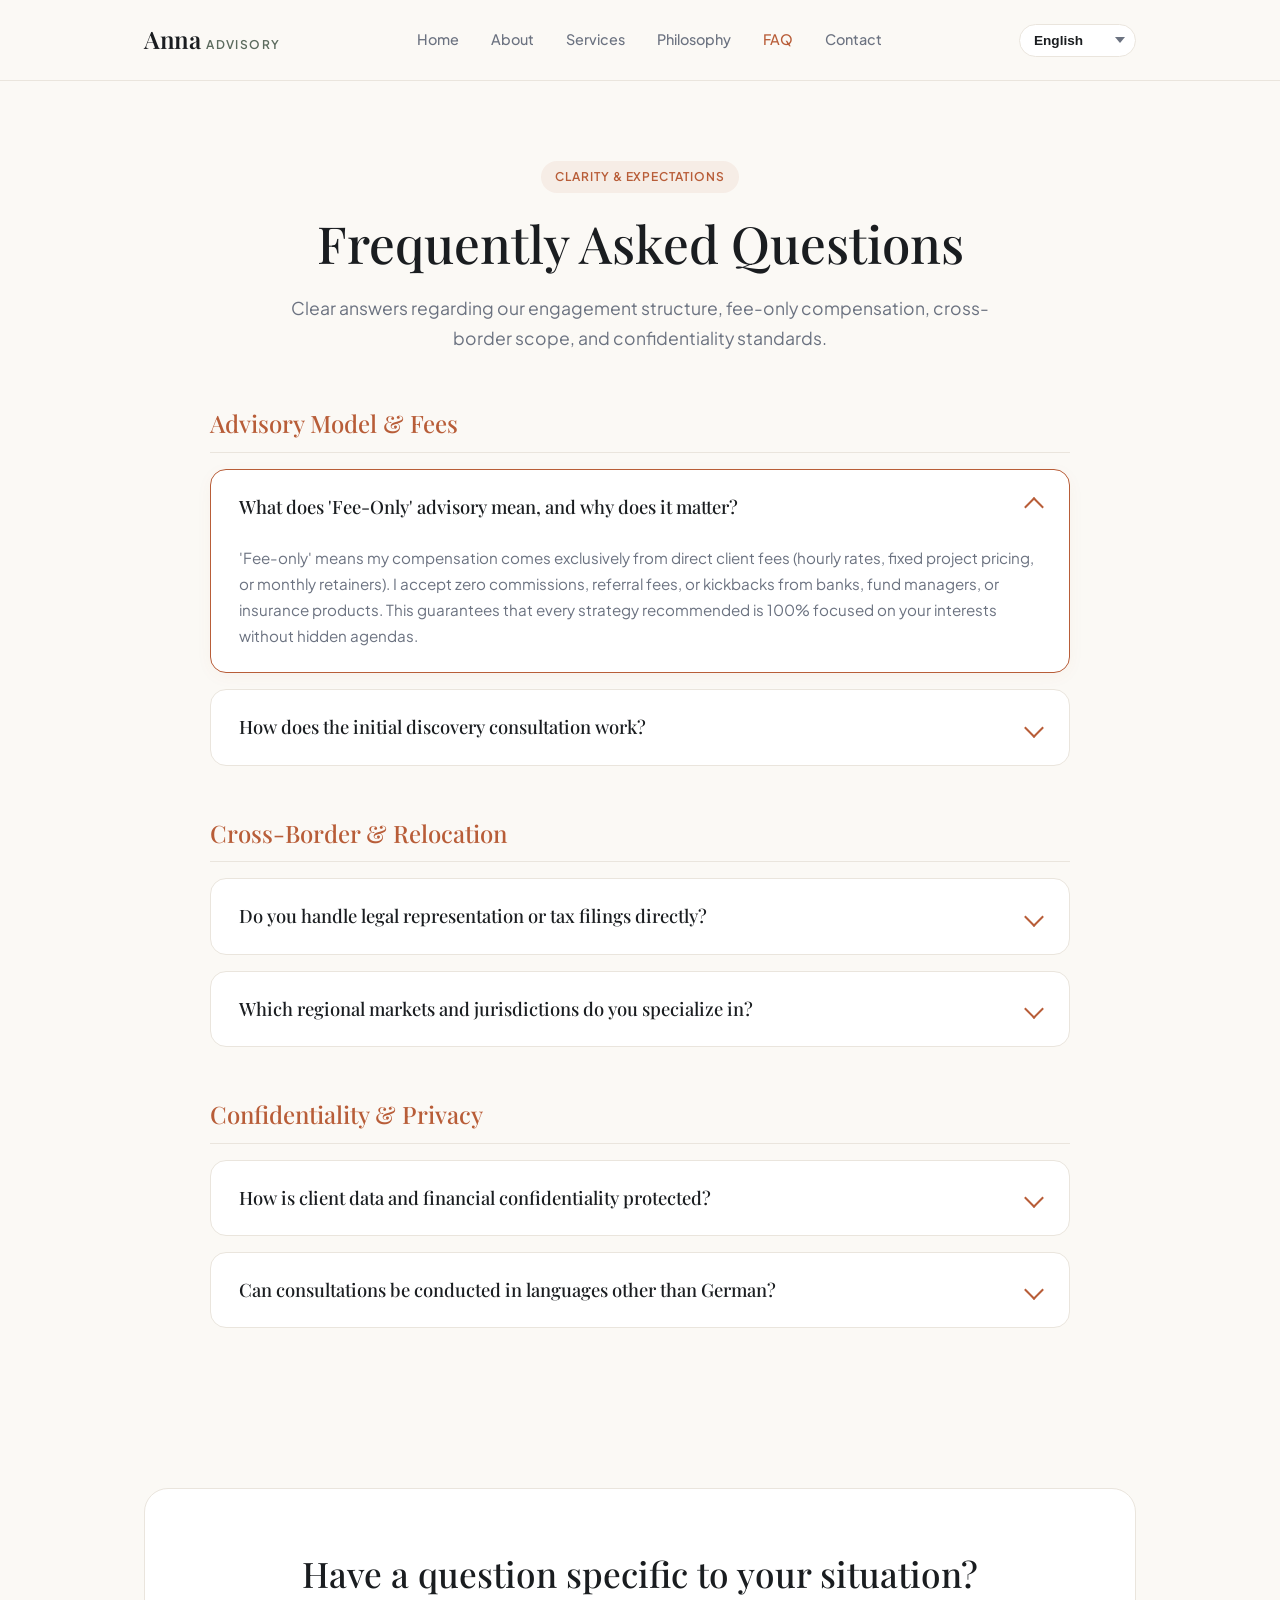
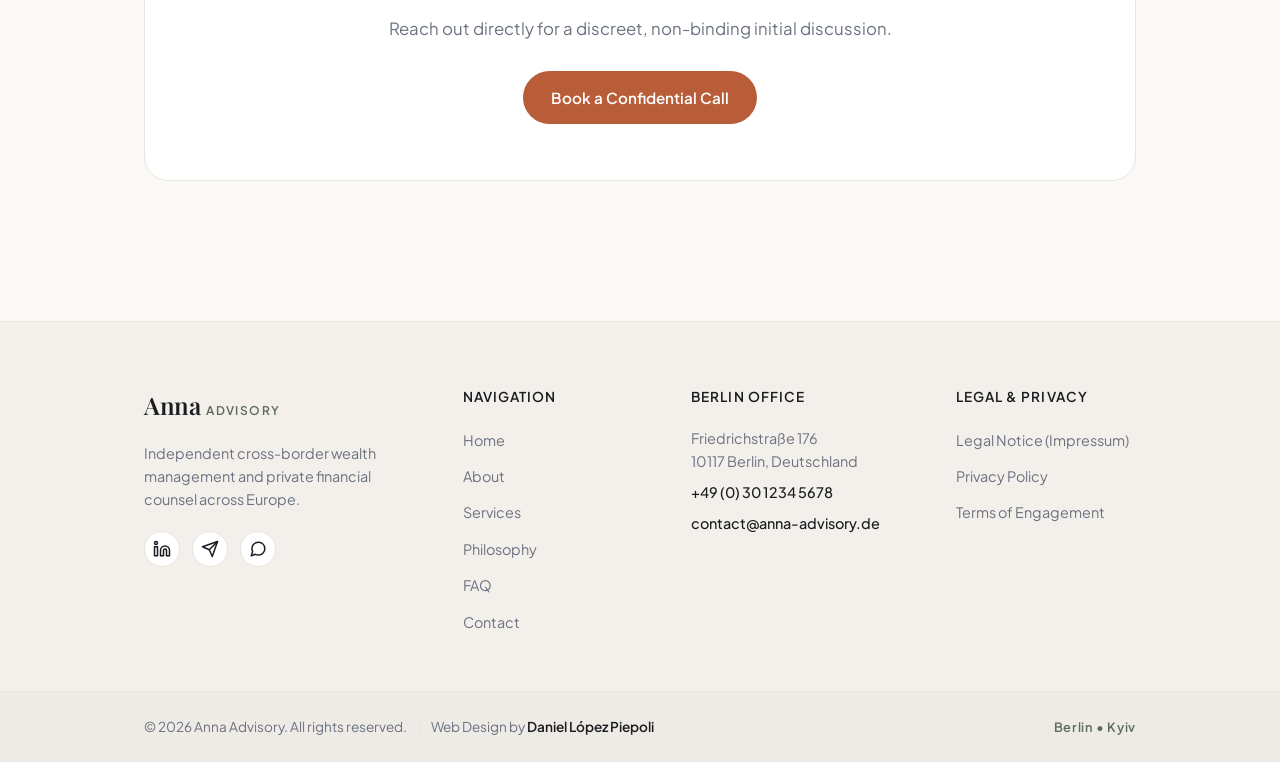
<file: faq.html>
<!DOCTYPE html>
<html lang="en">
<head>
  <meta charset="UTF-8" />
  <meta name="viewport" content="width=device-width, initial-scale=1.0" />
  <title>Frequently Asked Questions | Anna Advisory</title>
  <!-- Fonts -->
  <link rel="preconnect" href="https://fonts.googleapis.com">
  <link rel="preconnect" href="https://fonts.gstatic.com" crossorigin>
  <link href="https://fonts.googleapis.com/css2?family=Playfair+Display:ital,wght@0,500;0,600;1,400&family=Plus+Jakarta+Sans:wght@400;500;600&display=swap" rel="stylesheet">
  <link rel="stylesheet" href="style.css" />
</head>
<body>

  <!-- Navigation -->
  <header class="header">
    <div class="container nav-wrapper">
      <a href="index.html" class="brand">
        <span class="brand-name">Anna</span>
        <span class="brand-sub">Advisory</span>
      </a>

      <!-- Desktop Nav Links -->
      <nav class="nav-links">
        <a href="index.html" data-i18n="nav_home">Home</a>
        <a href="about.html" data-i18n="nav_about">About</a>
        <a href="services.html" data-i18n="nav_services">Services</a>
        <a href="philosophy.html" data-i18n="nav_philosophy">Philosophy</a>
        <a href="faq.html" class="active" data-i18n="nav_faq">FAQ</a>
        <a href="contact.html" data-i18n="nav_contact">Contact</a>
      </nav>

      <div class="header-actions">
        <!-- Language Selector -->
        <div class="lang-picker">
          <select id="lang-select" aria-label="Select Language">
            <option value="en" selected>English</option>
            <option value="de">Deutsch</option>
            <option value="uk">Українська</option>
            <option value="ru">Русский</option>
          </select>
        </div>

        <!-- Hamburger Toggle Button -->
        <button class="mobile-menu-btn" id="mobile-menu-btn" aria-label="Toggle Menu" aria-expanded="false">
          <span class="hamburger-line"></span>
          <span class="hamburger-line"></span>
          <span class="hamburger-line"></span>
        </button>
      </div>
    </div>

    <!-- Mobile Navigation Drawer -->
    <div class="mobile-nav" id="mobile-nav">
      <nav class="mobile-nav-links">
        <a href="index.html" class="mobile-link" data-i18n="nav_home">Home</a>
        <a href="about.html" class="mobile-link" data-i18n="nav_about">About</a>
        <a href="services.html" class="mobile-link" data-i18n="nav_services">Services</a>
        <a href="philosophy.html" class="mobile-link" data-i18n="nav_philosophy">Philosophy</a>
        <a href="faq.html" class="mobile-link" data-i18n="nav_faq">FAQ</a>
        <a href="contact.html" class="mobile-link" data-i18n="nav_contact">Contact</a>
      </nav>
      <div class="mobile-cta">
        <a href="contact.html" class="btn btn-primary" data-i18n="hero_btn_main">Book a Confidential Call</a>
      </div>
    </div>
  </header>

  <!-- Page Header -->
  <section class="page-header container">
    <span class="pill" data-i18n="faq_page_pill">Clarity & Expectations</span>
    <h1 class="page-title" data-i18n="faq_page_title">Frequently Asked Questions</h1>
    <p class="page-subtitle" data-i18n="faq_page_sub">
      Clear answers regarding our engagement structure, fee-only compensation, cross-border scope, and confidentiality standards.
    </p>
  </section>

  <!-- FAQ Accordion Section -->
  <main class="container faq-section">
    <div class="faq-container">

      <!-- Category 1: Advisory & Engagement Model -->
      <div class="faq-category">
        <h2 class="faq-category-title" data-i18n="faq_cat1_t">Advisory Model & Fees</h2>

        <details class="faq-item" open>
          <summary class="faq-question">
            <span data-i18n="faq_q1">What does "Fee-Only" advisory mean, and why does it matter?</span>
            <span class="faq-icon"></span>
          </summary>
          <div class="faq-answer">
            <p data-i18n="faq_a1">
              "Fee-only" means my compensation comes exclusively from direct client fees (hourly rates, fixed project pricing, or monthly retainers). I accept zero commissions, referral fees, or kickbacks from banks, fund managers, or insurance products. This guarantees that every strategy recommended is 100% focused on your interests without hidden agendas.
            </p>
          </div>
        </details>

        <details class="faq-item">
          <summary class="faq-question">
            <span data-i18n="faq_q2">How does the initial discovery consultation work?</span>
            <span class="faq-icon"></span>
          </summary>
          <div class="faq-answer">
            <p data-i18n="faq_a2">
              Our initial discovery conversation is a private, confidential session to understand your current cross-border circumstances, key challenges, and primary objectives. It is non-binding and allows both parties to assess whether an advisory mandate is mutually aligned.
            </p>
          </div>
        </details>
      </div>

      <!-- Category 2: Cross-Border & Relocation -->
      <div class="faq-category">
        <h2 class="faq-category-title" data-i18n="faq_cat2_t">Cross-Border & Relocation</h2>

        <details class="faq-item">
          <summary class="faq-question">
            <span data-i18n="faq_q3">Do you handle legal representation or tax filings directly?</span>
            <span class="faq-icon"></span>
          </summary>
          <div class="faq-answer">
            <p data-i18n="faq_a3">
              Anna Advisory provides independent strategic financial counsel, asset coordination, and overarching roadmap architecture. For statutory court representation and formal tax return submissions in Germany, I work in synchronized collaboration with licensed German attorneys (Rechtsanwälte) and tax advisors (Steuerberater).
            </p>
          </div>
        </details>

        <details class="faq-item">
          <summary class="faq-question">
            <span data-i18n="faq_q4">Which regional markets and jurisdictions do you specialize in?</span>
            <span class="faq-icon"></span>
          </summary>
          <div class="faq-answer">
            <p data-i18n="faq_a4">
              My primary focus centers on the intersection between Germany/Western Europe and Eastern European cross-border dynamics (particularly Ukraine). I advise international founders, private families, and professionals establishing financial continuity across borders.
            </p>
          </div>
        </details>
      </div>

      <!-- Category 3: Discretion & Security -->
      <div class="faq-category">
        <h2 class="faq-category-title" data-i18n="faq_cat3_t">Confidentiality & Privacy</h2>

        <details class="faq-item">
          <summary class="faq-question">
            <span data-i18n="faq_q5">How is client data and financial confidentiality protected?</span>
            <span class="faq-icon"></span>
          </summary>
          <div class="faq-answer">
            <p data-i18n="faq_a5">
              All communications and financial records are held under strict non-disclosure terms and full compliance with European GDPR (DSGVO) standards. Client interactions are direct with Anna, ensuring zero delegation to unauthorized third parties or commercial marketing systems.
            </p>
          </div>
        </details>

        <details class="faq-item">
          <summary class="faq-question">
            <span data-i18n="faq_q6">Can consultations be conducted in languages other than German?</span>
            <span class="faq-icon"></span>
          </summary>
          <div class="faq-answer">
            <p data-i18n="faq_a6">
              Yes. Consultations, documentation reviews, and strategic roadmaps are conducted fluently in English, German, Ukrainian, and Russian.
            </p>
          </div>
        </details>
      </div>

    </div>
  </main>

  <!-- CTA Box -->
  <section class="container cta-section">
    <div class="cta-box">
      <h2 data-i18n="faq_cta_title">Have a question specific to your situation?</h2>
      <p data-i18n="faq_cta_desc">Reach out directly for a discreet, non-binding initial discussion.</p>
      <a href="contact.html" class="btn btn-primary" data-i18n="hero_btn_main">Book a Confidential Call</a>
    </div>
  </section>

  <!-- Enhanced Editorial Footer -->
  <footer class="footer">
    <div class="container footer-grid">
      <div class="footer-col footer-about">
        <div class="brand">
          <span class="brand-name">Anna</span>
          <span class="brand-sub">Advisory</span>
        </div>
        <p class="footer-desc" data-i18n="footer_desc">
          Independent cross-border wealth management and private financial counsel across Europe.
        </p>
        <div class="social-links">
          <a href="https://www.linkedin.com/in/anna-sarana-a09b88138/" target="_blank" rel="noopener noreferrer" class="social-icon" aria-label="LinkedIn">
            <svg width="18" height="18" viewBox="0 0 24 24" fill="none" stroke="currentColor" stroke-width="2" stroke-linecap="round" stroke-linejoin="round"><path d="M16 8a6 6 0 0 1 6 6v7h-4v-7a2 2 0 0 0-2-2 2 2 0 0 0-2 2v7h-4v-7a6 6 0 0 1 6-6z"></path><rect x="2" y="9" width="4" height="12"></rect><circle cx="4" cy="4" r="2"></circle></svg>
          </a>
          <a href="https://t.me" target="_blank" rel="noopener noreferrer" class="social-icon" aria-label="Telegram">
            <svg width="18" height="18" viewBox="0 0 24 24" fill="none" stroke="currentColor" stroke-width="2" stroke-linecap="round" stroke-linejoin="round"><line x1="22" y1="2" x2="11" y2="13"></line><polygon points="22 2 15 22 11 13 2 9 22 2"></polygon></svg>
          </a>
          <a href="https://wa.me" target="_blank" rel="noopener noreferrer" class="social-icon" aria-label="WhatsApp">
            <svg width="18" height="18" viewBox="0 0 24 24" fill="none" stroke="currentColor" stroke-width="2" stroke-linecap="round" stroke-linejoin="round"><path d="M21 11.5a8.38 8.38 0 0 1-.9 3.8 8.5 8.5 0 0 1-7.6 4.7 8.38 8.38 0 0 1-3.8-.9L3 21l1.9-5.7a8.38 8.38 0 0 1-.9-3.8 8.5 8.5 0 0 1 4.7-7.6 8.38 8.38 0 0 1 3.8-.9h.5a8.48 8.48 0 0 1 8 8v.5z"></path></svg>
          </a>
        </div>
      </div>

      <div class="footer-col">
        <h4 class="footer-heading" data-i18n="footer_nav_title">Navigation</h4>
        <ul class="footer-links">
          <li><a href="index.html" data-i18n="nav_home">Home</a></li>
          <li><a href="about.html" data-i18n="nav_about">About</a></li>
          <li><a href="services.html" data-i18n="nav_services">Services</a></li>
          <li><a href="philosophy.html" data-i18n="nav_philosophy">Philosophy</a></li>
          <li><a href="faq.html" data-i18n="nav_faq">FAQ</a></li>
          <li><a href="contact.html" data-i18n="nav_contact">Contact</a></li>
        </ul>
      </div>

      <div class="footer-col">
        <h4 class="footer-heading" data-i18n="footer_office_title">Berlin Office</h4>
        <address class="footer-address">
          <p>Friedrichstraße 176</p>
          <p>10117 Berlin, Deutschland</p>
          <p class="contact-line">
            <a href="tel:+493012345678" class="contact-link">+49 (0) 30 1234 5678</a>
          </p>
          <p class="contact-line">
            <a href="mailto:contact@anna-advisory.de" class="contact-link">contact@anna-advisory.de</a>
          </p>
        </address>
      </div>

      <div class="footer-col">
        <h4 class="footer-heading" data-i18n="footer_legal_title">Legal & Privacy</h4>
        <ul class="footer-links">
          <li><a href="impressum.html" data-i18n="footer_impressum">Legal Notice (Impressum)</a></li>
          <li><a href="datenschutz.html" data-i18n="footer_privacy">Privacy Policy</a></li>
          <li><a href="terms.html" data-i18n="footer_terms">Terms of Engagement</a></li>
        </ul>
      </div>
    </div>

    <div class="subfooter">
      <div class="container subfooter-content">
        <div class="subfooter-main">
          <span class="copyright">© 2026 Anna Advisory. All rights reserved.</span>
          <span class="divider">|</span>
          <span class="credit">Web Design by <a href="https://github.com/danielopezpiepoli" class="author-link" target="_blank" rel="noopener noreferrer">Daniel López Piepoli</a></span>
        </div>
        <div class="footer-jurisdictions" data-i18n="footer_note">Berlin • Kyiv</div>
      </div>
    </div>
  </footer>

  <script src="main.js"></script>
</body>
</html>
</file>
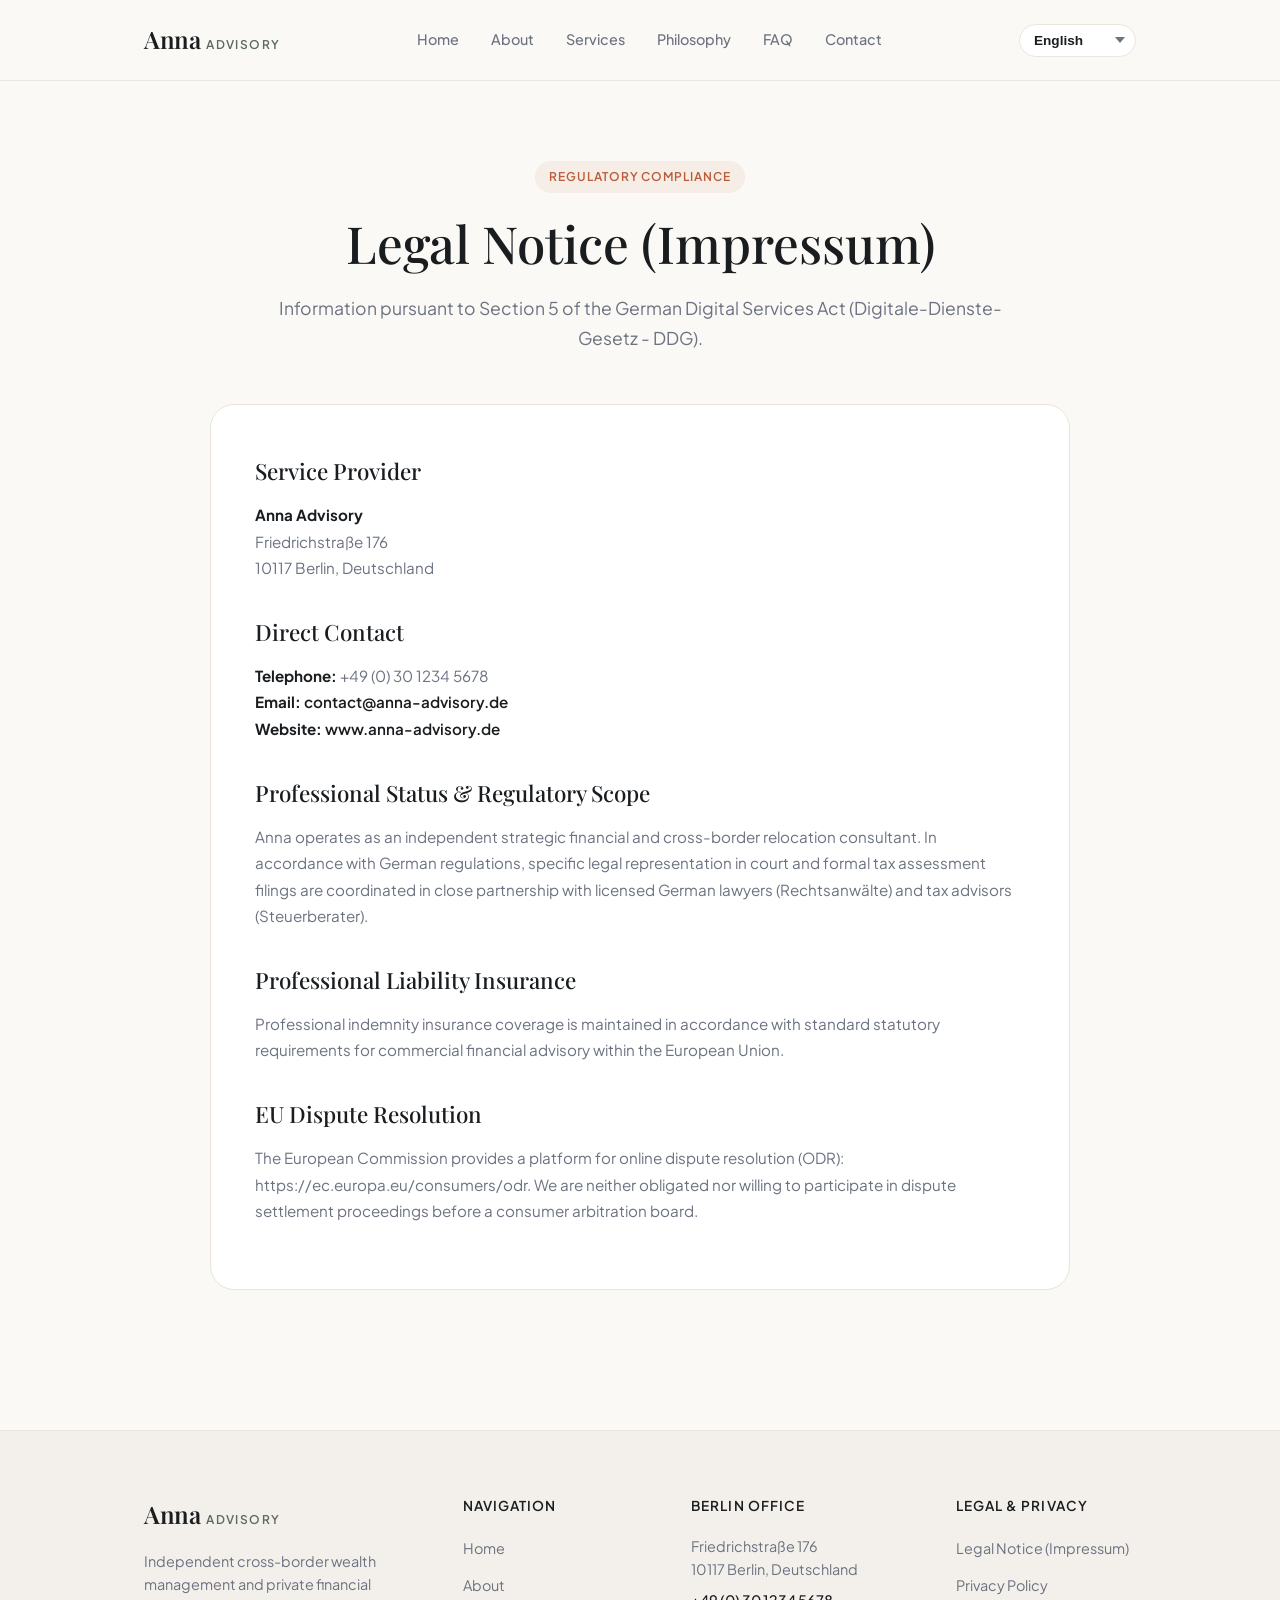
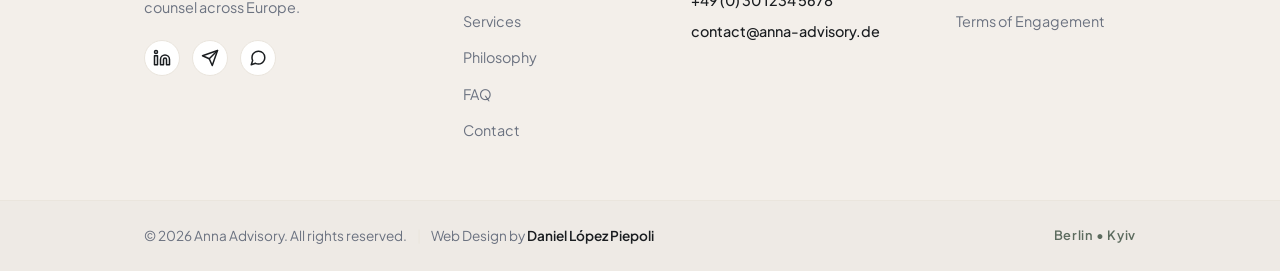
<file: impressum.html>
<!DOCTYPE html>
<html lang="en">
<head>
  <meta charset="UTF-8" />
  <meta name="viewport" content="width=device-width, initial-scale=1.0" />
  <title>Legal Notice (Impressum) | Anna Advisory</title>
  <!-- Fonts -->
  <link rel="preconnect" href="https://fonts.googleapis.com">
  <link rel="preconnect" href="https://fonts.gstatic.com" crossorigin>
  <link href="https://fonts.googleapis.com/css2?family=Playfair+Display:ital,wght@0,500;0,600;1,400&family=Plus+Jakarta+Sans:wght@400;500;600&display=swap" rel="stylesheet">
  <link rel="stylesheet" href="style.css" />
</head>
<body>

  <!-- Navigation -->
  <header class="header">
    <div class="container nav-wrapper">
      <a href="index.html" class="brand">
        <span class="brand-name">Anna</span>
        <span class="brand-sub">Advisory</span>
      </a>

      <!-- Desktop Nav Links -->
      <nav class="nav-links">
        <a href="index.html" data-i18n="nav_home">Home</a>
        <a href="about.html" data-i18n="nav_about">About</a>
        <a href="services.html" data-i18n="nav_services">Services</a>
        <a href="philosophy.html" data-i18n="nav_philosophy">Philosophy</a>
        <a href="faq.html" data-i18n="nav_faq">FAQ</a>
        <a href="contact.html" data-i18n="nav_contact">Contact</a>
      </nav>

      <div class="header-actions">
        <div class="lang-picker">
          <select id="lang-select" aria-label="Select Language">
            <option value="en" selected>English</option>
            <option value="de">Deutsch</option>
            <option value="uk">Українська</option>
            <option value="ru">Русский</option>
          </select>
        </div>

        <button class="mobile-menu-btn" id="mobile-menu-btn" aria-label="Toggle Menu" aria-expanded="false">
          <span class="hamburger-line"></span>
          <span class="hamburger-line"></span>
          <span class="hamburger-line"></span>
        </button>
      </div>
    </div>

    <!-- Mobile Navigation Drawer -->
    <div class="mobile-nav" id="mobile-nav">
      <nav class="mobile-nav-links">
        <a href="index.html" class="mobile-link" data-i18n="nav_home">Home</a>
        <a href="about.html" class="mobile-link" data-i18n="nav_about">About</a>
        <a href="services.html" class="mobile-link" data-i18n="nav_services">Services</a>
        <a href="philosophy.html" class="mobile-link" data-i18n="nav_philosophy">Philosophy</a>
        <a href="faq.html" class="mobile-link" data-i18n="nav_faq">FAQ</a>
        <a href="contact.html" class="mobile-link" data-i18n="nav_contact">Contact</a>
      </nav>
      <div class="mobile-cta">
        <a href="contact.html" class="btn btn-primary mobile-link" data-i18n="hero_btn_main">Book a Confidential Call</a>
      </div>
    </div>
  </header>

  <!-- Page Header -->
  <section class="page-header container">
    <span class="pill" data-i18n="imp_pill">Regulatory Compliance</span>
    <h1 class="page-title" data-i18n="imp_title">Legal Notice (Impressum)</h1>
    <p class="page-subtitle" data-i18n="imp_sub">
      Information pursuant to Section 5 of the German Digital Services Act (Digitale-Dienste-Gesetz - DDG).
    </p>
  </section>

  <!-- Legal Body Content -->
  <main class="container legal-content-section">
    <div class="legal-card">
      <h2 data-i18n="imp_s1_t">Service Provider</h2>
      <p>
        <strong>Anna Advisory</strong><br />
        Friedrichstraße 176<br />
        10117 Berlin, Deutschland
      </p>

      <h2 data-i18n="imp_s2_t">Direct Contact</h2>
      <p>
        <strong>Telephone:</strong> +49 (0) 30 1234 5678<br />
        <strong>Email:</strong> <a href="mailto:contact@anna-advisory.de" class="author-link">contact@anna-advisory.de</a><br />
        <strong>Website:</strong> <a href="https://anna-advisory.de" class="author-link">www.anna-advisory.de</a>
      </p>

      <h2 data-i18n="imp_s3_t">Professional Status & Regulatory Scope</h2>
      <p data-i18n="imp_s3_p">
        Anna operates as an independent strategic financial and cross-border relocation consultant. In accordance with German regulations, specific legal representation in court and formal tax assessment filings are coordinated in close partnership with licensed German lawyers (Rechtsanwälte) and tax advisors (Steuerberater).
      </p>

      <h2 data-i18n="imp_s4_t">Professional Liability Insurance</h2>
      <p data-i18n="imp_s4_p">
        Professional indemnity insurance coverage is maintained in accordance with standard statutory requirements for commercial financial advisory within the European Union.
      </p>

      <h2 data-i18n="imp_s5_t">EU Dispute Resolution</h2>
      <p data-i18n="imp_s5_p">
        The European Commission provides a platform for online dispute resolution (ODR): <a href="https://ec.europa.eu/consumers/odr" target="_blank" rel="noopener noreferrer" class="author-link">https://ec.europa.eu/consumers/odr</a>. We are neither obligated nor willing to participate in dispute settlement proceedings before a consumer arbitration board.
      </p>
    </div>
  </main>

  <!-- Footer -->
  <footer class="footer">
    <div class="container footer-grid">
      <div class="footer-col footer-about">
        <div class="brand">
          <span class="brand-name">Anna</span>
          <span class="brand-sub">Advisory</span>
        </div>
        <p class="footer-desc" data-i18n="footer_desc">
          Independent cross-border wealth management and private financial counsel across Europe.
        </p>
        <div class="social-links">
          <a href="https://www.linkedin.com/in/anna-sarana-a09b88138/" target="_blank" rel="noopener noreferrer" class="social-icon" aria-label="LinkedIn">
            <svg width="18" height="18" viewBox="0 0 24 24" fill="none" stroke="currentColor" stroke-width="2" stroke-linecap="round" stroke-linejoin="round"><path d="M16 8a6 6 0 0 1 6 6v7h-4v-7a2 2 0 0 0-2-2 2 2 0 0 0-2 2v7h-4v-7a6 6 0 0 1 6-6z"></path><rect x="2" y="9" width="4" height="12"></rect><circle cx="4" cy="4" r="2"></circle></svg>
          </a>
          <a href="https://t.me" target="_blank" rel="noopener noreferrer" class="social-icon" aria-label="Telegram">
            <svg width="18" height="18" viewBox="0 0 24 24" fill="none" stroke="currentColor" stroke-width="2" stroke-linecap="round" stroke-linejoin="round"><line x1="22" y1="2" x2="11" y2="13"></line><polygon points="22 2 15 22 11 13 2 9 22 2"></polygon></svg>
          </a>
          <a href="https://wa.me" target="_blank" rel="noopener noreferrer" class="social-icon" aria-label="WhatsApp">
            <svg width="18" height="18" viewBox="0 0 24 24" fill="none" stroke="currentColor" stroke-width="2" stroke-linecap="round" stroke-linejoin="round"><path d="M21 11.5a8.38 8.38 0 0 1-.9 3.8 8.5 8.5 0 0 1-7.6 4.7 8.38 8.38 0 0 1-3.8-.9L3 21l1.9-5.7a8.38 8.38 0 0 1-.9-3.8 8.5 8.5 0 0 1 4.7-7.6 8.38 8.38 0 0 1 3.8-.9h.5a8.48 8.48 0 0 1 8 8v.5z"></path></svg>
          </a>
        </div>
      </div>

      <div class="footer-col">
        <h4 class="footer-heading" data-i18n="footer_nav_title">Navigation</h4>
        <ul class="footer-links">
          <li><a href="index.html" data-i18n="nav_home">Home</a></li>
          <li><a href="about.html" data-i18n="nav_about">About</a></li>
          <li><a href="services.html" data-i18n="nav_services">Services</a></li>
          <li><a href="philosophy.html" data-i18n="nav_philosophy">Philosophy</a></li>
          <li><a href="faq.html" data-i18n="nav_faq">FAQ</a></li>
          <li><a href="contact.html" data-i18n="nav_contact">Contact</a></li>
        </ul>
      </div>

      <div class="footer-col">
        <h4 class="footer-heading" data-i18n="footer_office_title">Berlin Office</h4>
        <address class="footer-address">
          <p>Friedrichstraße 176</p>
          <p>10117 Berlin, Deutschland</p>
          <p class="contact-line">
            <a href="tel:+493012345678" class="contact-link">+49 (0) 30 1234 5678</a>
          </p>
          <p class="contact-line">
            <a href="mailto:contact@anna-advisory.de" class="contact-link">contact@anna-advisory.de</a>
          </p>
        </address>
      </div>

      <div class="footer-col">
        <h4 class="footer-heading" data-i18n="footer_legal_title">Legal & Privacy</h4>
        <ul class="footer-links">
          <li><a href="impressum.html" data-i18n="footer_impressum">Impressum</a></li>
          <li><a href="datenschutz.html" data-i18n="footer_privacy">Datenschutz</a></li>
          <li><a href="terms.html" data-i18n="footer_terms">Terms of Engagement</a></li>
        </ul>
      </div>
    </div>

    <div class="subfooter">
      <div class="container subfooter-content">
        <div class="subfooter-main">
          <span class="copyright">© 2026 Anna Advisory. All rights reserved.</span>
          <span class="divider">|</span>
          <span class="credit">Web Design by <a href="https://github.com/danielopezpiepoli" class="author-link" target="_blank" rel="noopener noreferrer">Daniel López Piepoli</a></span>
        </div>
        <div class="footer-jurisdictions" data-i18n="footer_note">Berlin • Kyiv</div>
      </div>
    </div>
  </footer>

  <script src="main.js"></script>
</body>
</html>
</file>
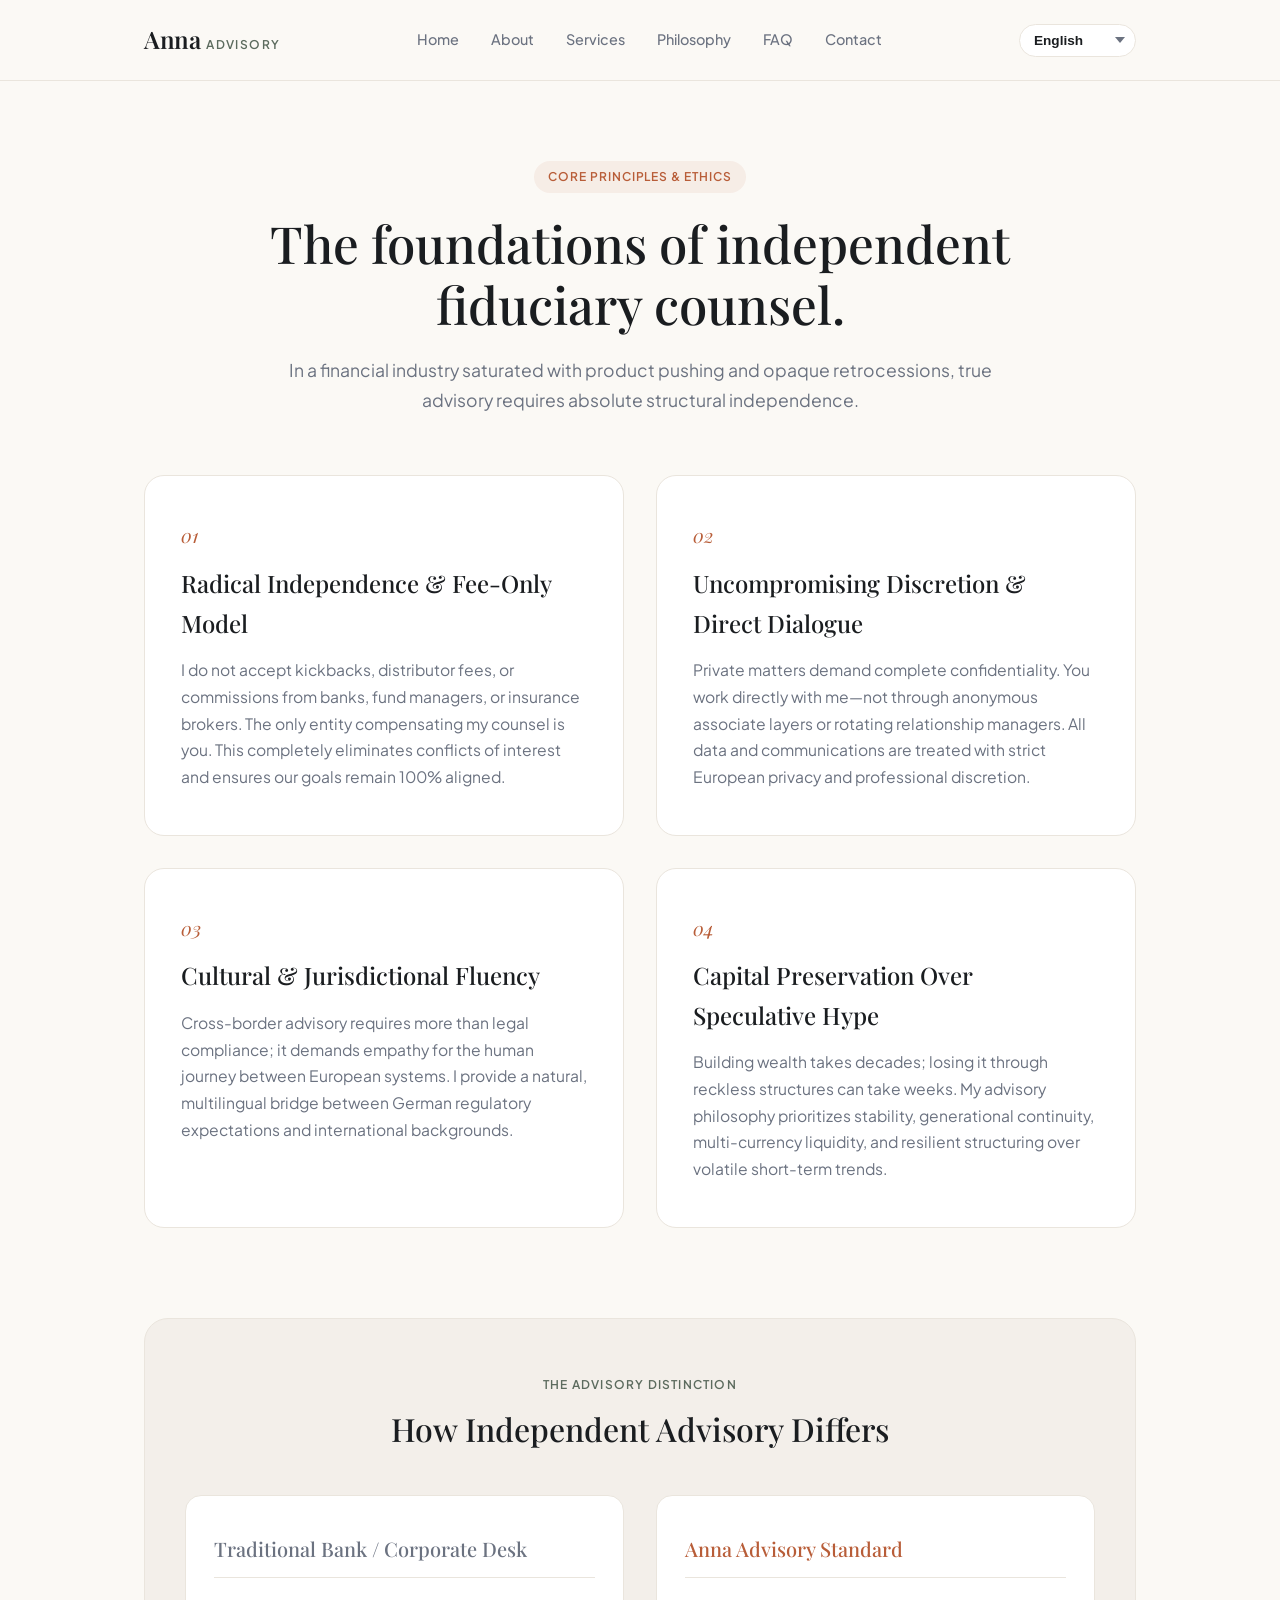
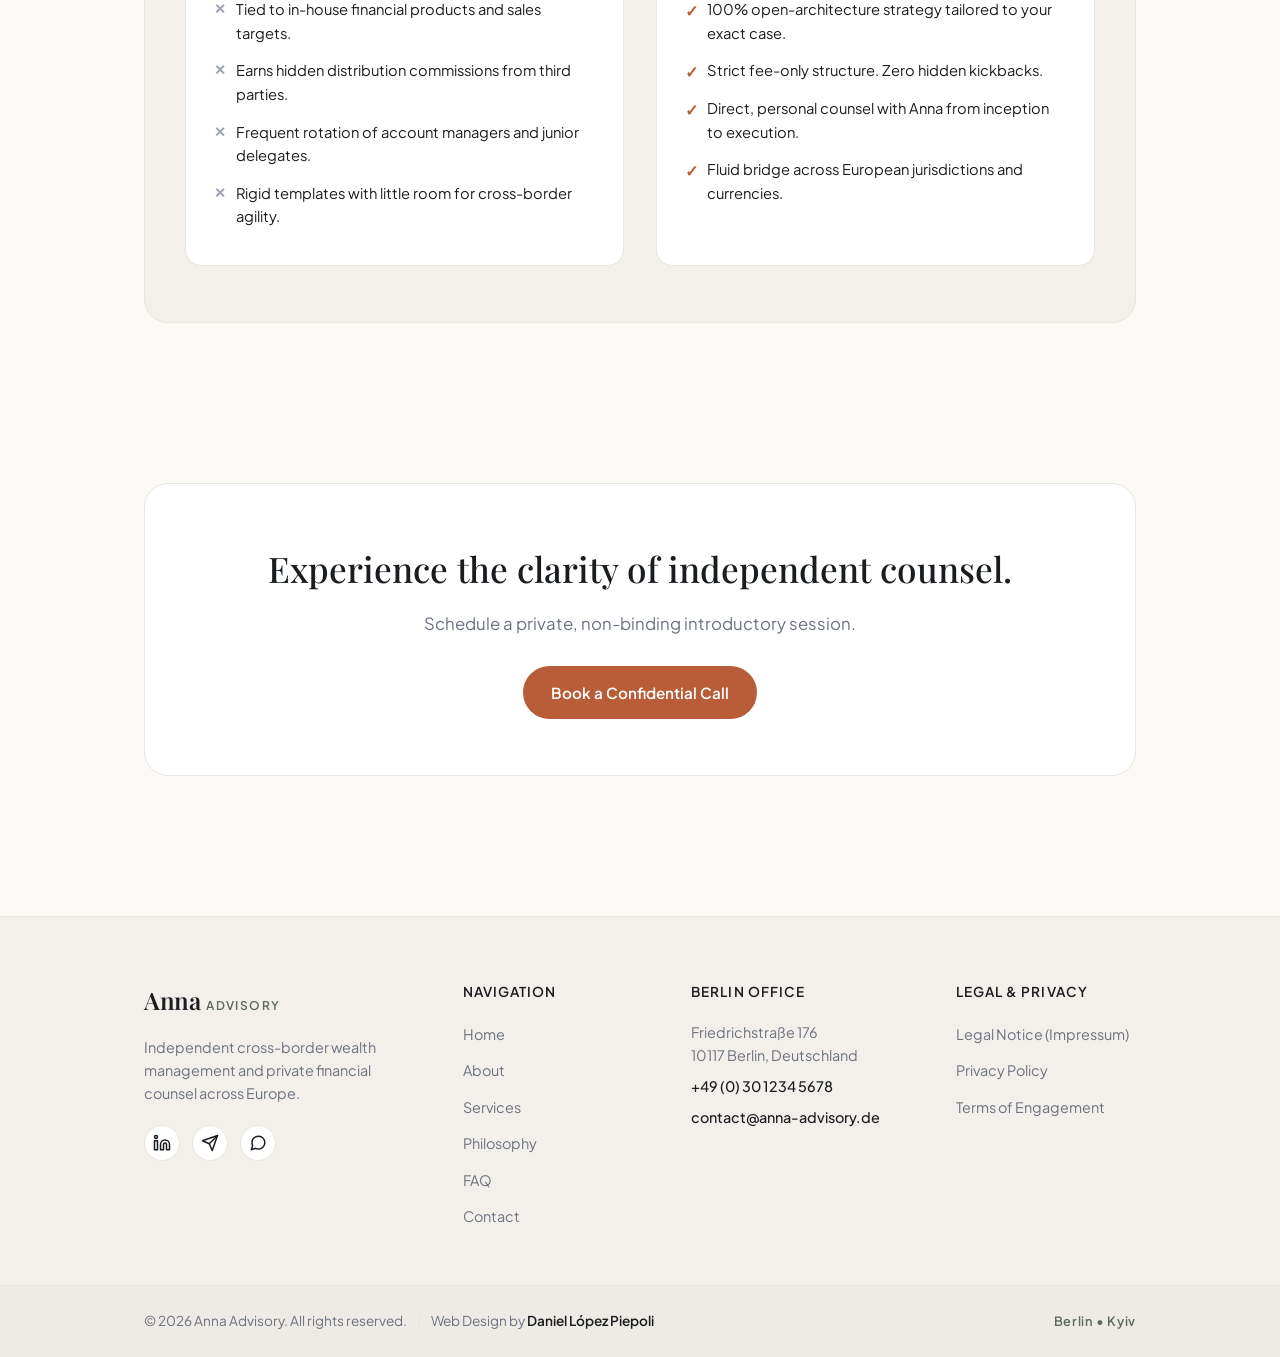
<file: philosophy.html>
<!DOCTYPE html>
<html lang="en">
<head>
  <meta charset="UTF-8" />
  <meta name="viewport" content="width=device-width, initial-scale=1.0" />
  <title>Philosophy & Standards | Anna Advisory</title>
  <!-- Fonts -->
  <link rel="preconnect" href="https://fonts.googleapis.com">
  <link rel="preconnect" href="https://fonts.gstatic.com" crossorigin>
  <link href="https://fonts.googleapis.com/css2?family=Playfair+Display:ital,wght@0,500;0,600;1,400&family=Plus+Jakarta+Sans:wght@400;500;600&display=swap" rel="stylesheet">
  <link rel="stylesheet" href="style.css" />
</head>
<body>

  <!-- Navigation -->
  <header class="header">
    <div class="container nav-wrapper">
      <a href="index.html" class="brand">
        <span class="brand-name">Anna</span>
        <span class="brand-sub">Advisory</span>
      </a>

      <!-- Desktop Nav Links -->
      <nav class="nav-links">
        <a href="index.html" data-i18n="nav_home">Home</a>
        <a href="about.html" data-i18n="nav_about">About</a>
        <a href="services.html" data-i18n="nav_services">Services</a>
        <a href="philosophy.html" data-i18n="nav_philosophy">Philosophy</a>
        <a href="faq.html" data-i18n="nav_faq">FAQ</a>
        <a href="contact.html" data-i18n="nav_contact">Contact</a>
      </nav>

      <div class="header-actions">
        <!-- Language Selector -->
        <div class="lang-picker">
          <select id="lang-select" aria-label="Select Language">
            <option value="en" selected>English</option>
            <option value="de">Deutsch</option>
            <option value="uk">Українська</option>
            <option value="ru">Русский</option>
          </select>
        </div>

        <!-- Hamburger Toggle Button -->
        <button class="mobile-menu-btn" id="mobile-menu-btn" aria-label="Toggle Menu" aria-expanded="false">
          <span class="hamburger-line"></span>
          <span class="hamburger-line"></span>
          <span class="hamburger-line"></span>
        </button>
      </div>
    </div>

    <!-- Mobile Navigation Drawer -->
    <div class="mobile-nav" id="mobile-nav">
      <nav class="mobile-nav-links">
        <a href="index.html" class="mobile-link" data-i18n="nav_home">Home</a>
        <a href="about.html" class="mobile-link" data-i18n="nav_about">About</a>
        <a href="services.html" class="mobile-link" data-i18n="nav_services">Services</a>
        <a href="philosophy.html" class="mobile-link" data-i18n="nav_philosophy">Philosophy</a>
        <a href="faq.html" class="mobile-link" data-i18n="nav_faq">FAQ</a>
        <a href="contact.html" class="mobile-link" data-i18n="nav_contact">Contact</a>
      </nav>
      <div class="mobile-cta">
        <a href="contact.html" class="btn btn-primary mobile-link" data-i18n="hero_btn_main">Book a Confidential Call</a>
      </div>
    </div>
  </header>

  <!-- Page Header -->
  <section class="page-header container">
    <span class="pill" data-i18n="phil_page_pill">Core Principles & Ethics</span>
    <h1 class="page-title" data-i18n="phil_page_title">The foundations of independent fiduciary counsel.</h1>
    <p class="page-subtitle" data-i18n="phil_page_sub">
      In a financial industry saturated with product pushing and opaque retrocessions, true advisory requires absolute structural independence.
    </p>
  </section>

  <!-- Manifesto Pillars -->
  <section class="container phil-manifesto-section">
    <div class="phil-pillars-grid">
      
      <!-- Pillar 1 -->
      <div class="phil-card">
        <span class="item-index">01</span>
        <h2 data-i18n="phil_card1_title">Radical Independence & Fee-Only Model</h2>
        <p data-i18n="phil_card1_desc">
          I do not accept kickbacks, distributor fees, or commissions from banks, fund managers, or insurance brokers. The only entity compensating my counsel is you. This completely eliminates conflicts of interest and ensures our goals remain 100% aligned.
        </p>
      </div>

      <!-- Pillar 2 -->
      <div class="phil-card">
        <span class="item-index">02</span>
        <h2 data-i18n="phil_card2_title">Uncompromising Discretion & Direct Dialogue</h2>
        <p data-i18n="phil_card2_desc">
          Private matters demand complete confidentiality. You work directly with me—not through anonymous associate layers or rotating relationship managers. All data and communications are treated with strict European privacy and professional discretion.
        </p>
      </div>

      <!-- Pillar 3 -->
      <div class="phil-card">
        <span class="item-index">03</span>
        <h2 data-i18n="phil_card3_title">Cultural & Jurisdictional Fluency</h2>
        <p data-i18n="phil_card3_desc">
          Cross-border advisory requires more than legal compliance; it demands empathy for the human journey between European systems. I provide a natural, multilingual bridge between German regulatory expectations and international backgrounds.
        </p>
      </div>

      <!-- Pillar 4 -->
      <div class="phil-card">
        <span class="item-index">04</span>
        <h2 data-i18n="phil_card4_title">Capital Preservation Over Speculative Hype</h2>
        <p data-i18n="phil_card4_desc">
          Building wealth takes decades; losing it through reckless structures can take weeks. My advisory philosophy prioritizes stability, generational continuity, multi-currency liquidity, and resilient structuring over volatile short-term trends.
        </p>
      </div>

    </div>
  </section>

  <!-- Editorial Comparison / Standards Section -->
  <section class="container phil-comparison-section">
    <div class="comparison-box">
      <div class="section-title-wrap text-center">
        <span class="section-kicker" data-i18n="phil_comp_kicker">The Advisory Distinction</span>
        <h2 data-i18n="phil_comp_title">How Independent Advisory Differs</h2>
      </div>

      <div class="comparison-grid">
        <div class="comparison-col comp-traditional">
          <h3 data-i18n="comp_trad_heading">Traditional Bank / Corporate Desk</h3>
          <ul>
            <li data-i18n="comp_trad_1">Tied to in-house financial products and sales targets.</li>
            <li data-i18n="comp_trad_2">Earns hidden distribution commissions from third parties.</li>
            <li data-i18n="comp_trad_3">Frequent rotation of account managers and junior delegates.</li>
            <li data-i18n="comp_trad_4">Rigid templates with little room for cross-border agility.</li>
          </ul>
        </div>

        <div class="comparison-col comp-independent">
          <h3 data-i18n="comp_ind_heading">Anna Advisory Standard</h3>
          <ul>
            <li data-i18n="comp_ind_1">100% open-architecture strategy tailored to your exact case.</li>
            <li data-i18n="comp_ind_2">Strict fee-only structure. Zero hidden kickbacks.</li>
            <li data-i18n="comp_ind_3">Direct, personal counsel with Anna from inception to execution.</li>
            <li data-i18n="comp_ind_4">Fluid bridge across European jurisdictions and currencies.</li>
          </ul>
        </div>
      </div>
    </div>
  </section>

  <!-- CTA Box -->
  <section class="container cta-section">
    <div class="cta-box">
      <h2 data-i18n="phil_cta_title">Experience the clarity of independent counsel.</h2>
      <p data-i18n="phil_cta_desc">Schedule a private, non-binding introductory session.</p>
      <a href="contact.html" class="btn btn-primary" data-i18n="hero_btn_main">Book a Confidential Call</a>
    </div>
  </section>

  <!-- Enhanced Editorial Footer -->
  <footer class="footer">
    <div class="container footer-grid">
      <!-- Brand & Positioning -->
      <div class="footer-col footer-about">
        <div class="brand">
          <span class="brand-name">Anna</span>
          <span class="brand-sub">Advisory</span>
        </div>
        <p class="footer-desc" data-i18n="footer_desc">
          Independent cross-border wealth management and private financial counsel across Europe.
        </p>
        <div class="social-links">
          <a href="https://www.linkedin.com/in/anna-sarana-a09b88138/" target="_blank" rel="noopener noreferrer" class="social-icon" aria-label="LinkedIn">
            <svg width="18" height="18" viewBox="0 0 24 24" fill="none" stroke="currentColor" stroke-width="2" stroke-linecap="round" stroke-linejoin="round"><path d="M16 8a6 6 0 0 1 6 6v7h-4v-7a2 2 0 0 0-2-2 2 2 0 0 0-2 2v7h-4v-7a6 6 0 0 1 6-6z"></path><rect x="2" y="9" width="4" height="12"></rect><circle cx="4" cy="4" r="2"></circle></svg>
          </a>
          <a href="https://t.me" target="_blank" rel="noopener noreferrer" class="social-icon" aria-label="Telegram">
            <svg width="18" height="18" viewBox="0 0 24 24" fill="none" stroke="currentColor" stroke-width="2" stroke-linecap="round" stroke-linejoin="round"><line x1="22" y1="2" x2="11" y2="13"></line><polygon points="22 2 15 22 11 13 2 9 22 2"></polygon></svg>
          </a>
          <a href="https://wa.me" target="_blank" rel="noopener noreferrer" class="social-icon" aria-label="WhatsApp">
            <svg width="18" height="18" viewBox="0 0 24 24" fill="none" stroke="currentColor" stroke-width="2" stroke-linecap="round" stroke-linejoin="round"><path d="M21 11.5a8.38 8.38 0 0 1-.9 3.8 8.5 8.5 0 0 1-7.6 4.7 8.38 8.38 0 0 1-3.8-.9L3 21l1.9-5.7a8.38 8.38 0 0 1-.9-3.8 8.5 8.5 0 0 1 4.7-7.6 8.38 8.38 0 0 1 3.8-.9h.5a8.48 8.48 0 0 1 8 8v.5z"></path></svg>
          </a>
        </div>
      </div>

      <!-- Quick Navigation -->
      <div class="footer-col">
        <h4 class="footer-heading" data-i18n="footer_nav_title">Navigation</h4>
        <ul class="footer-links">
          <li><a href="index.html" data-i18n="nav_home">Home</a></li>
          <li><a href="about.html" data-i18n="nav_about">About</a></li>
          <li><a href="services.html" data-i18n="nav_services">Services</a></li>
          <li><a href="philosophy.html" data-i18n="nav_philosophy">Philosophy</a></li>
          <li><a href="faq.html" data-i18n="nav_faq">FAQ</a></li>
          <li><a href="contact.html" data-i18n="nav_contact">Contact</a></li>
        </ul>
      </div>

      <!-- Berlin Legal Office & Contact -->
      <div class="footer-col">
        <h4 class="footer-heading" data-i18n="footer_office_title">Berlin Office</h4>
        <address class="footer-address">
          <p>Friedrichstraße 176</p>
          <p>10117 Berlin, Deutschland</p>
          <p class="contact-line">
            <a href="tel:+493012345678" class="contact-link">+49 (0) 30 1234 5678</a>
          </p>
          <p class="contact-line">
            <a href="mailto:contact@anna-advisory.de" class="contact-link">contact@anna-advisory.de</a>
          </p>
        </address>
      </div>

      <!-- Legal Links -->
      <div class="footer-col">
        <h4 class="footer-heading" data-i18n="footer_legal_title">Legal & Privacy</h4>
        <ul class="footer-links">
          <li><a href="impressum.html" data-i18n="footer_impressum">Impressum</a></li>
          <li><a href="datenschutz.html" data-i18n="footer_privacy">Datenschutz</a></li>
          <li><a href="terms.html" data-i18n="footer_terms">Terms of Engagement</a></li>
        </ul>
      </div>
    </div>

    <!-- Subfooter / Authorship -->
    <div class="subfooter">
      <div class="container subfooter-content">
        <div class="subfooter-main">
          <span class="copyright">© 2026 Anna Advisory. All rights reserved.</span>
          <span class="divider">|</span>
          <span class="credit">Web Design by <a href="https://github.com/danielopezpiepoli" class="author-link" target="_blank" rel="noopener noreferrer">Daniel López Piepoli</a></span>
        </div>
        <div class="footer-jurisdictions" data-i18n="footer_note">Berlin • Kyiv</div>
      </div>
    </div>
  </footer>

  <script src="main.js"></script>
</body>
</html>
</file>
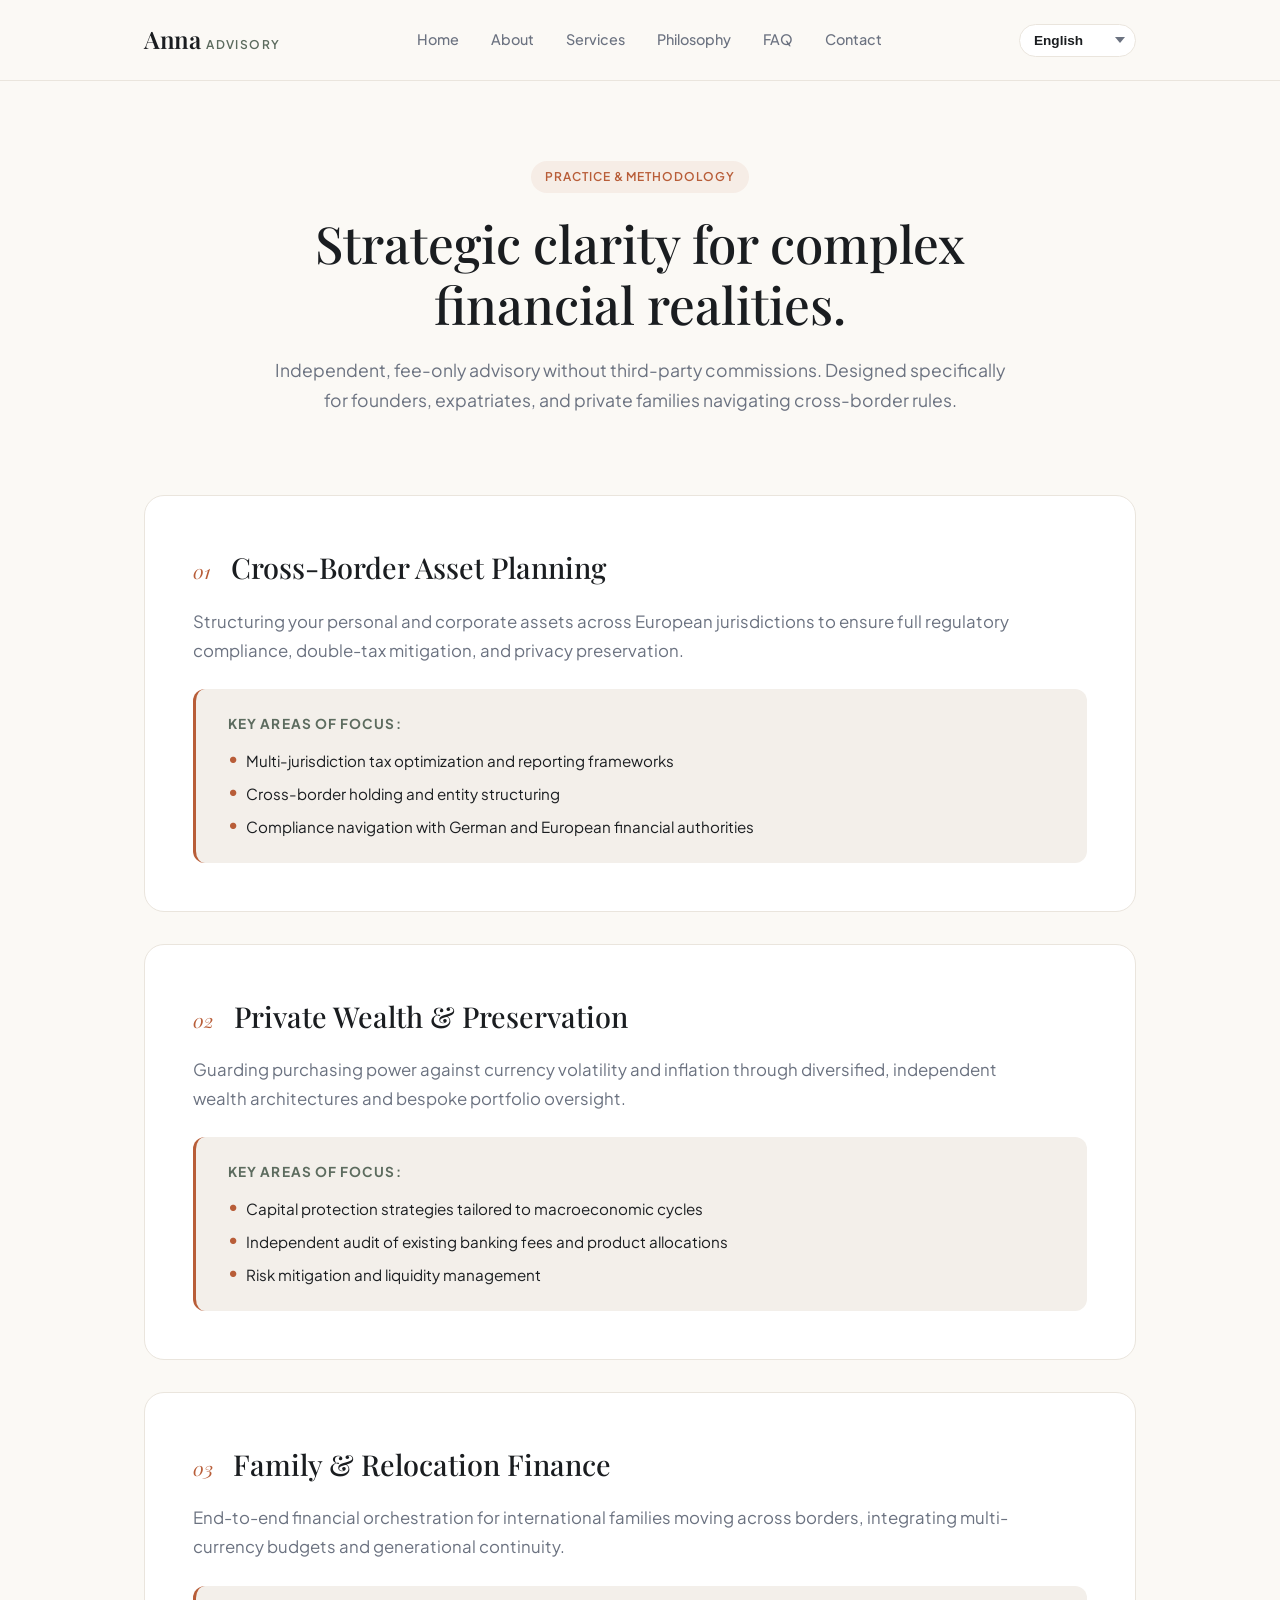
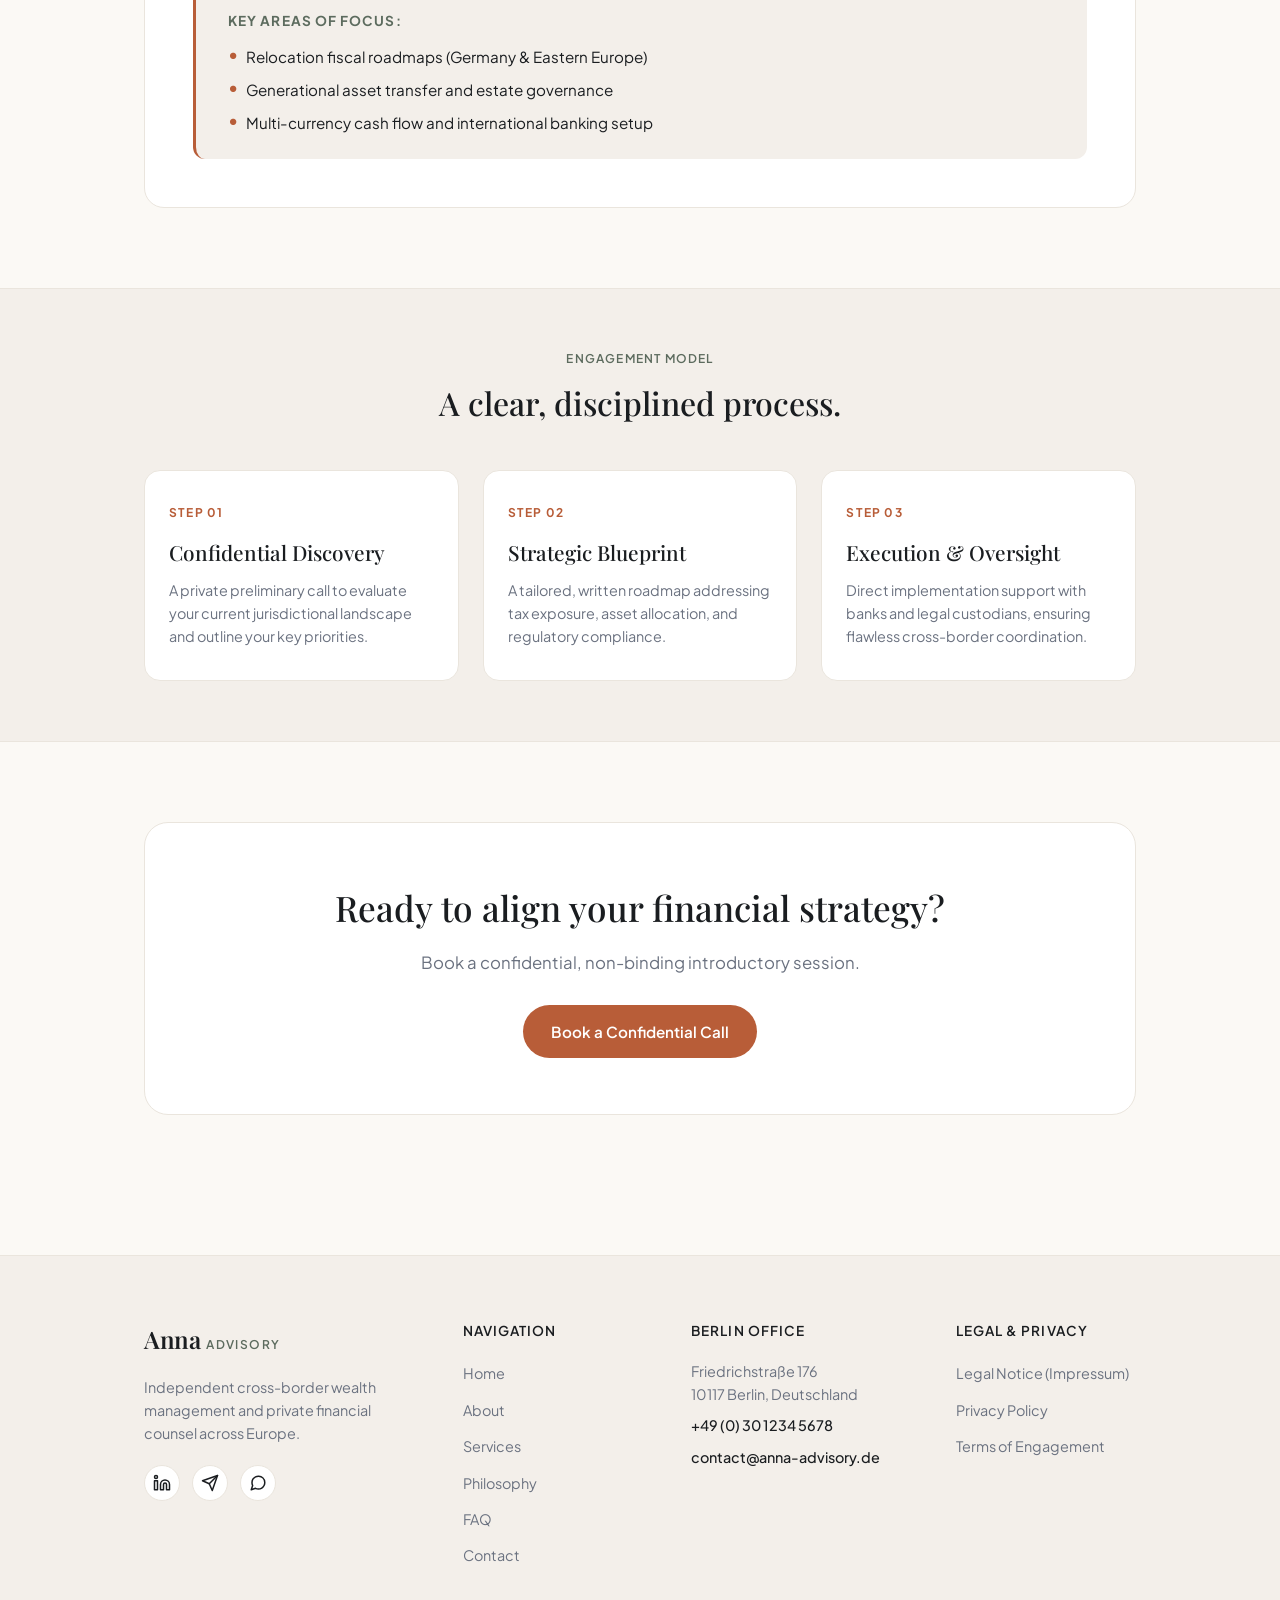
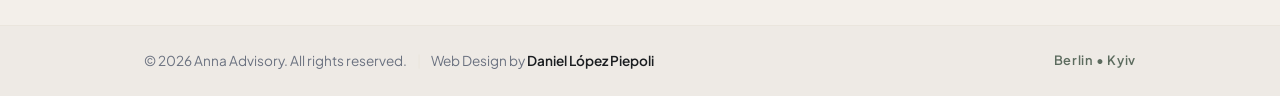
<file: services.html>
<!DOCTYPE html>
<html lang="en">
<head>
  <meta charset="UTF-8" />
  <meta name="viewport" content="width=device-width, initial-scale=1.0" />
  <title>Services | Anna Independent Advisory</title>
  <!-- Fonts -->
  <link rel="preconnect" href="https://fonts.googleapis.com">
  <link rel="preconnect" href="https://fonts.gstatic.com" crossorigin>
  <link href="https://fonts.googleapis.com/css2?family=Playfair+Display:ital,wght@0,500;0,600;1,400&family=Plus+Jakarta+Sans:wght@400;500;600&display=swap" rel="stylesheet">
  <link rel="stylesheet" href="style.css" />
</head>
<body>

  <!-- Navigation -->
  <header class="header">
    <div class="container nav-wrapper">
      <a href="index.html" class="brand">
        <span class="brand-name">Anna</span>
        <span class="brand-sub">Advisory</span>
      </a>

      <!-- Desktop Nav Links -->
      <nav class="nav-links">
        <a href="index.html" data-i18n="nav_home">Home</a>
        <a href="about.html" data-i18n="nav_about">About</a>
        <a href="services.html" data-i18n="nav_services">Services</a>
        <a href="philosophy.html" data-i18n="nav_philosophy">Philosophy</a>
        <a href="faq.html" data-i18n="nav_faq">FAQ</a>
        <a href="contact.html" data-i18n="nav_contact">Contact</a>
      </nav>

      <div class="header-actions">
        <!-- Language Selector -->
        <div class="lang-picker">
          <select id="lang-select" aria-label="Select Language">
            <option value="en" selected>English</option>
            <option value="de">Deutsch</option>
            <option value="uk">Українська</option>
            <option value="ru">Русский</option>
          </select>
        </div>

        <!-- Hamburger Toggle Button -->
        <button class="mobile-menu-btn" id="mobile-menu-btn" aria-label="Toggle Menu" aria-expanded="false">
          <span class="hamburger-line"></span>
          <span class="hamburger-line"></span>
          <span class="hamburger-line"></span>
        </button>
      </div>
    </div>

    <!-- Mobile Navigation Drawer -->
    <div class="mobile-nav" id="mobile-nav">
      <nav class="mobile-nav-links">
        <a href="index.html" class="mobile-link" data-i18n="nav_home">Home</a>
        <a href="about.html" class="mobile-link" data-i18n="nav_about">About</a>
        <a href="services.html" class="mobile-link" data-i18n="nav_services">Services</a>
        <a href="philosophy.html" class="mobile-link" data-i18n="nav_philosophy">Philosophy</a>
        <a href="faq.html" class="mobile-link" data-i18n="nav_faq">FAQ</a>
        <a href="contact.html" class="mobile-link" data-i18n="nav_contact">Contact</a>
      </nav>
      <div class="mobile-cta">
        <a href="contact.html" class="btn btn-primary mobile-link" data-i18n="hero_btn_main">Book a Confidential Call</a>
      </div>
    </div>
  </header>

  <!-- Page Header Banner -->
  <section class="page-header container">
    <span class="pill" data-i18n="srv_page_pill">Practice & Methodology</span>
    <h1 class="page-title" data-i18n="srv_page_title">Strategic clarity for complex financial realities.</h1>
    <p class="page-subtitle" data-i18n="srv_page_sub">
      Independent, fee-only advisory without third-party commissions. Designed specifically for founders, expatriates, and private families navigating cross-border rules.
    </p>
  </section>

  <!-- Detailed Services Grid -->
  <section class="container srv-details-section">
    <div class="srv-detail-card">
      <div class="srv-card-header">
        <span class="item-index">01</span>
        <h2 data-i18n="srv_1_title">Cross-Border Asset Planning</h2>
      </div>
      <p class="srv-card-desc" data-i18n="srv_1_detail_p">
        Structuring your personal and corporate assets across European jurisdictions to ensure full regulatory compliance, double-tax mitigation, and privacy preservation.
      </p>
      <div class="srv-deliverables">
        <h4 data-i18n="srv_deliverables_heading">Key Areas of Focus:</h4>
        <ul>
          <li data-i18n="srv_1_item_1">Multi-jurisdiction tax optimization and reporting frameworks</li>
          <li data-i18n="srv_1_item_2">Cross-border holding and entity structuring</li>
          <li data-i18n="srv_1_item_3">Compliance navigation with German and European financial authorities</li>
        </ul>
      </div>
    </div>

    <div class="srv-detail-card">
      <div class="srv-card-header">
        <span class="item-index">02</span>
        <h2 data-i18n="srv_2_title">Private Wealth & Preservation</h2>
      </div>
      <p class="srv-card-desc" data-i18n="srv_2_detail_p">
        Guarding purchasing power against currency volatility and inflation through diversified, independent wealth architectures and bespoke portfolio oversight.
      </p>
      <div class="srv-deliverables">
        <h4 data-i18n="srv_deliverables_heading">Key Areas of Focus:</h4>
        <ul>
          <li data-i18n="srv_2_item_1">Capital protection strategies tailored to macroeconomic cycles</li>
          <li data-i18n="srv_2_item_2">Independent audit of existing banking fees and product allocations</li>
          <li data-i18n="srv_2_item_3">Risk mitigation and liquidity management</li>
        </ul>
      </div>
    </div>

    <div class="srv-detail-card">
      <div class="srv-card-header">
        <span class="item-index">03</span>
        <h2 data-i18n="srv_3_title">Family & Relocation Finance</h2>
      </div>
      <p class="srv-card-desc" data-i18n="srv_3_detail_p">
        End-to-end financial orchestration for international families moving across borders, integrating multi-currency budgets and generational continuity.
      </p>
      <div class="srv-deliverables">
        <h4 data-i18n="srv_deliverables_heading">Key Areas of Focus:</h4>
        <ul>
          <li data-i18n="srv_3_item_1">Relocation fiscal roadmaps (Germany & Eastern Europe)</li>
          <li data-i18n="srv_3_item_2">Generational asset transfer and estate governance</li>
          <li data-i18n="srv_3_item_3">Multi-currency cash flow and international banking setup</li>
        </ul>
      </div>
    </div>
  </section>

  <!-- Advisory Process / 3 Steps -->
  <section class="process-section">
    <div class="container">
      <div class="section-title-wrap text-center">
        <span class="section-kicker" data-i18n="proc_kicker">Engagement Model</span>
        <h2 data-i18n="proc_heading">A clear, disciplined process.</h2>
      </div>

      <div class="process-grid">
        <div class="process-card">
          <span class="process-step">Step 01</span>
          <h3 data-i18n="proc_1_title">Confidential Discovery</h3>
          <p data-i18n="proc_1_desc">A private preliminary call to evaluate your current jurisdictional landscape and outline your key priorities.</p>
        </div>

        <div class="process-card">
          <span class="process-step">Step 02</span>
          <h3 data-i18n="proc_2_title">Strategic Blueprint</h3>
          <p data-i18n="proc_2_desc">A tailored, written roadmap addressing tax exposure, asset allocation, and regulatory compliance.</p>
        </div>

        <div class="process-card">
          <span class="process-step">Step 03</span>
          <h3 data-i18n="proc_3_title">Execution & Oversight</h3>
          <p data-i18n="proc_3_desc">Direct implementation support with banks and legal custodians, ensuring flawless cross-border coordination.</p>
        </div>
      </div>
    </div>
  </section>

  <!-- CTA Card -->
  <section class="container cta-section">
    <div class="cta-box">
      <h2 data-i18n="srv_cta_title">Ready to align your financial strategy?</h2>
      <p data-i18n="srv_cta_desc">Book a confidential, non-binding introductory session.</p>
      <a href="contact.html" class="btn btn-primary" data-i18n="hero_btn_main">Book a Confidential Call</a>
    </div>
  </section>

  <!-- Enhanced Editorial Footer -->
  <footer class="footer">
    <div class="container footer-grid">
      <!-- Brand & Positioning -->
      <div class="footer-col footer-about">
        <div class="brand">
          <span class="brand-name">Anna</span>
          <span class="brand-sub">Advisory</span>
        </div>
        <p class="footer-desc" data-i18n="footer_desc">
          Independent cross-border wealth management and private financial counsel across Europe.
        </p>
        <div class="social-links">
          <a href="https://www.linkedin.com/in/anna-sarana-a09b88138/" target="_blank" rel="noopener noreferrer" class="social-icon" aria-label="LinkedIn">
            <svg width="18" height="18" viewBox="0 0 24 24" fill="none" stroke="currentColor" stroke-width="2" stroke-linecap="round" stroke-linejoin="round"><path d="M16 8a6 6 0 0 1 6 6v7h-4v-7a2 2 0 0 0-2-2 2 2 0 0 0-2 2v7h-4v-7a6 6 0 0 1 6-6z"></path><rect x="2" y="9" width="4" height="12"></rect><circle cx="4" cy="4" r="2"></circle></svg>
          </a>
          <a href="https://t.me" target="_blank" rel="noopener noreferrer" class="social-icon" aria-label="Telegram">
            <svg width="18" height="18" viewBox="0 0 24 24" fill="none" stroke="currentColor" stroke-width="2" stroke-linecap="round" stroke-linejoin="round"><line x1="22" y1="2" x2="11" y2="13"></line><polygon points="22 2 15 22 11 13 2 9 22 2"></polygon></svg>
          </a>
          <a href="https://wa.me" target="_blank" rel="noopener noreferrer" class="social-icon" aria-label="WhatsApp">
            <svg width="18" height="18" viewBox="0 0 24 24" fill="none" stroke="currentColor" stroke-width="2" stroke-linecap="round" stroke-linejoin="round"><path d="M21 11.5a8.38 8.38 0 0 1-.9 3.8 8.5 8.5 0 0 1-7.6 4.7 8.38 8.38 0 0 1-3.8-.9L3 21l1.9-5.7a8.38 8.38 0 0 1-.9-3.8 8.5 8.5 0 0 1 4.7-7.6 8.38 8.38 0 0 1 3.8-.9h.5a8.48 8.48 0 0 1 8 8v.5z"></path></svg>
          </a>
        </div>
      </div>

      <!-- Quick Navigation -->
      <div class="footer-col">
        <h4 class="footer-heading" data-i18n="footer_nav_title">Navigation</h4>
        <ul class="footer-links">
          <li><a href="index.html" data-i18n="nav_home">Home</a></li>
          <li><a href="about.html" data-i18n="nav_about">About</a></li>
          <li><a href="services.html" data-i18n="nav_services">Services</a></li>
          <li><a href="philosophy.html" data-i18n="nav_philosophy">Philosophy</a></li>
          <li><a href="faq.html" data-i18n="nav_faq">FAQ</a></li>
          <li><a href="contact.html" data-i18n="nav_contact">Contact</a></li>
        </ul>
      </div>

      <!-- Berlin Legal Office & Contact -->
      <div class="footer-col">
        <h4 class="footer-heading" data-i18n="footer_office_title">Berlin Office</h4>
        <address class="footer-address">
          <p>Friedrichstraße 176</p>
          <p>10117 Berlin, Deutschland</p>
          <p class="contact-line">
            <a href="tel:+493012345678" class="contact-link">+49 (0) 30 1234 5678</a>
          </p>
          <p class="contact-line">
            <a href="mailto:contact@anna-advisory.de" class="contact-link">contact@anna-advisory.de</a>
          </p>
        </address>
      </div>

      <!-- Legal Links -->
      <div class="footer-col">
        <h4 class="footer-heading" data-i18n="footer_legal_title">Legal & Privacy</h4>
        <ul class="footer-links">
          <li><a href="impressum.html" data-i18n="footer_impressum">Impressum</a></li>
          <li><a href="datenschutz.html" data-i18n="footer_privacy">Datenschutz</a></li>
          <li><a href="terms.html" data-i18n="footer_terms">Terms of Engagement</a></li>
        </ul>
      </div>
    </div>

    <!-- Subfooter / Authorship -->
    <div class="subfooter">
      <div class="container subfooter-content">
        <div class="subfooter-main">
          <span class="copyright">© 2026 Anna Advisory. All rights reserved.</span>
          <span class="divider">|</span>
          <span class="credit">Web Design by <a href="https://github.com/danielopezpiepoli" class="author-link" target="_blank" rel="noopener noreferrer">Daniel López Piepoli</a></span>
        </div>
        <div class="footer-jurisdictions" data-i18n="footer_note">Berlin • Kyiv</div>
      </div>
    </div>
  </footer>

  <script src="main.js"></script>
</body>
</html>
</file>
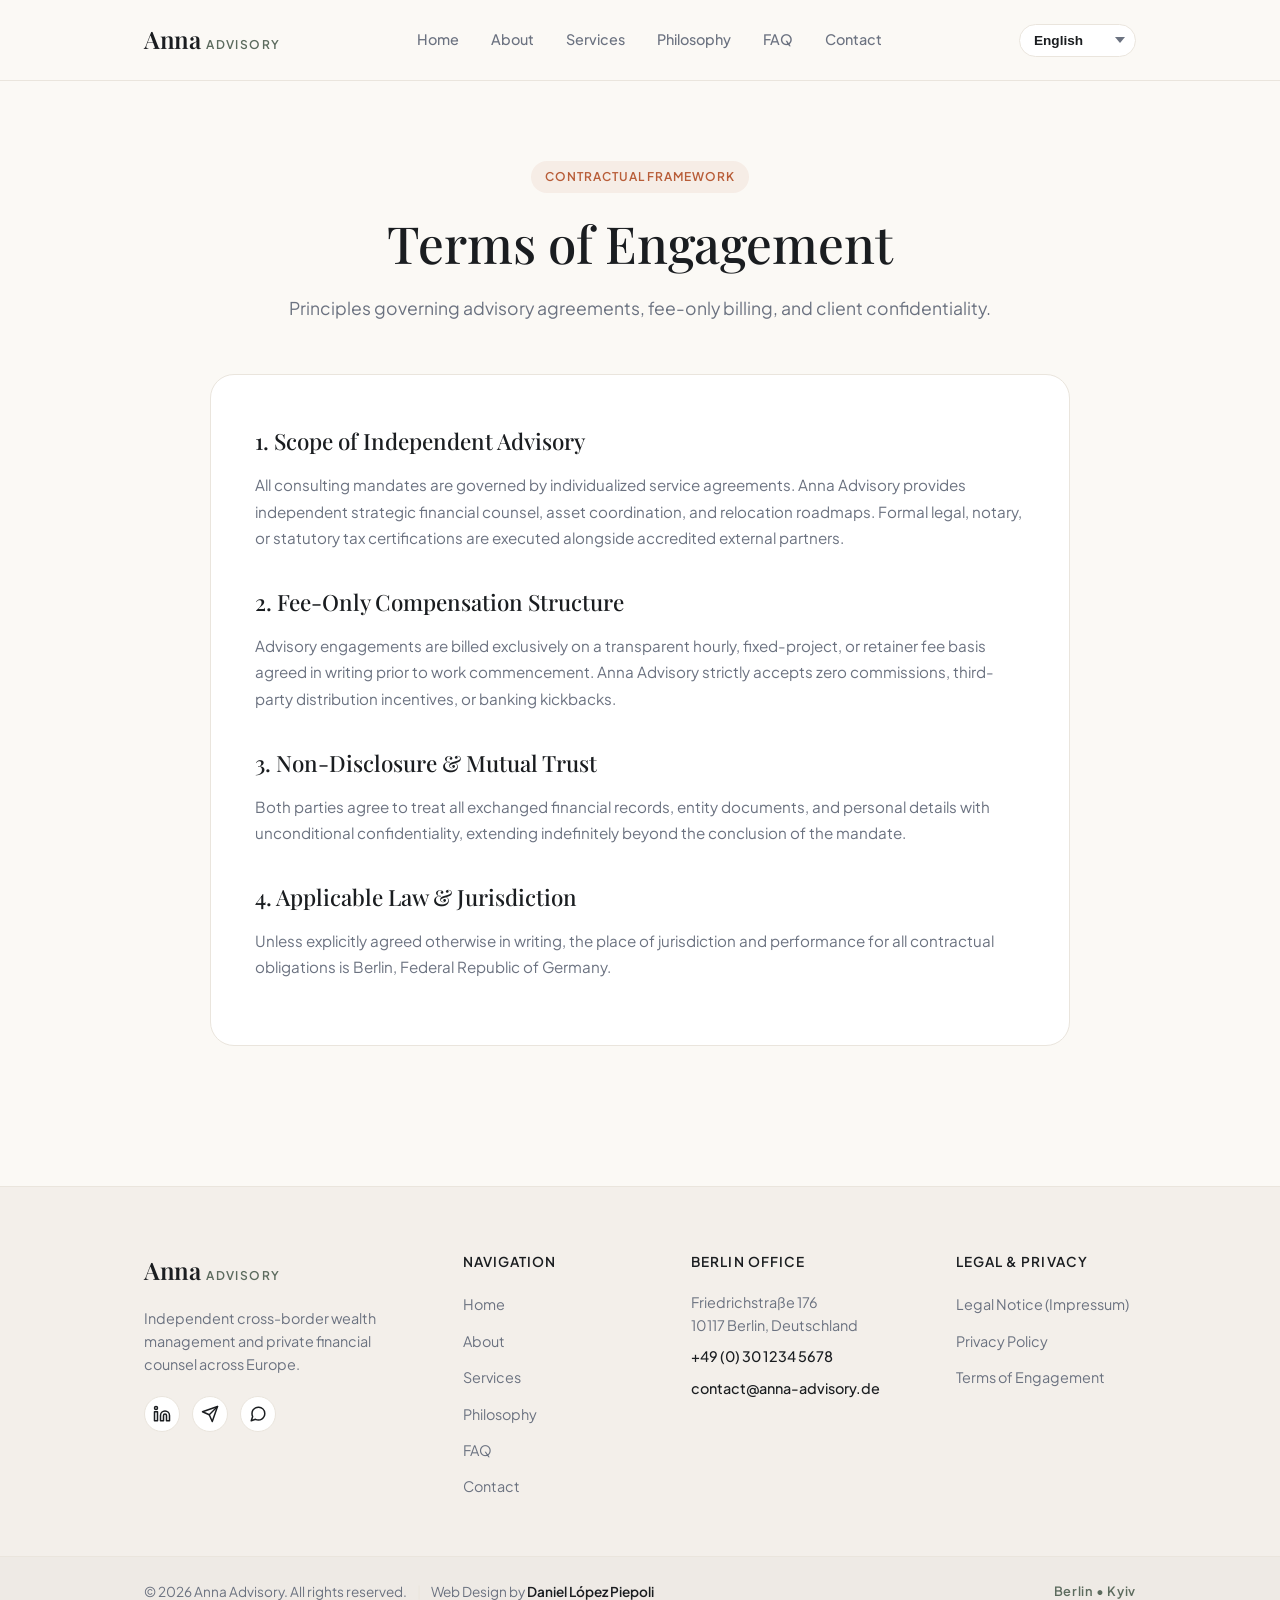
<file: terms.html>
<!DOCTYPE html>
<html lang="en">
<head>
  <meta charset="UTF-8" />
  <meta name="viewport" content="width=device-width, initial-scale=1.0" />
  <title>Terms of Engagement | Anna Advisory</title>
  <!-- Fonts -->
  <link rel="preconnect" href="https://fonts.googleapis.com">
  <link rel="preconnect" href="https://fonts.gstatic.com" crossorigin>
  <link href="https://fonts.googleapis.com/css2?family=Playfair+Display:ital,wght@0,500;0,600;1,400&family=Plus+Jakarta+Sans:wght@400;500;600&display=swap" rel="stylesheet">
  <link rel="stylesheet" href="style.css" />
</head>
<body>

  <!-- Navigation -->
  <header class="header">
    <div class="container nav-wrapper">
      <a href="index.html" class="brand">
        <span class="brand-name">Anna</span>
        <span class="brand-sub">Advisory</span>
      </a>

      <nav class="nav-links">
        <a href="index.html" data-i18n="nav_home">Home</a>
        <a href="about.html" data-i18n="nav_about">About</a>
        <a href="services.html" data-i18n="nav_services">Services</a>
        <a href="philosophy.html" data-i18n="nav_philosophy">Philosophy</a>
        <a href="faq.html" data-i18n="nav_faq">FAQ</a>
        <a href="contact.html" data-i18n="nav_contact">Contact</a>
      </nav>

      <div class="header-actions">
        <div class="lang-picker">
          <select id="lang-select" aria-label="Select Language">
            <option value="en" selected>English</option>
            <option value="de">Deutsch</option>
            <option value="uk">Українська</option>
            <option value="ru">Русский</option>
          </select>
        </div>

        <button class="mobile-menu-btn" id="mobile-menu-btn" aria-label="Toggle Menu" aria-expanded="false">
          <span class="hamburger-line"></span>
          <span class="hamburger-line"></span>
          <span class="hamburger-line"></span>
        </button>
      </div>
    </div>

    <div class="mobile-nav" id="mobile-nav">
      <nav class="mobile-nav-links">
        <a href="index.html" class="mobile-link" data-i18n="nav_home">Home</a>
        <a href="about.html" class="mobile-link" data-i18n="nav_about">About</a>
        <a href="services.html" class="mobile-link" data-i18n="nav_services">Services</a>
        <a href="philosophy.html" class="mobile-link" data-i18n="nav_philosophy">Philosophy</a>
        <a href="faq.html" class="mobile-link" data-i18n="nav_faq">FAQ</a>
        <a href="contact.html" class="mobile-link" data-i18n="nav_contact">Contact</a>
      </nav>
      <div class="mobile-cta">
        <a href="contact.html" class="btn btn-primary mobile-link" data-i18n="hero_btn_main">Book a Confidential Call</a>
      </div>
    </div>
  </header>

  <!-- Page Header -->
  <section class="page-header container">
    <span class="pill" data-i18n="terms_pill">Contractual Framework</span>
    <h1 class="page-title" data-i18n="terms_title">Terms of Engagement</h1>
    <p class="page-subtitle" data-i18n="terms_sub">
      Principles governing advisory agreements, fee-only billing, and client confidentiality.
    </p>
  </section>

  <!-- Legal Body Content -->
  <main class="container legal-content-section">
    <div class="legal-card">
      <h2 data-i18n="terms_s1_t">1. Scope of Independent Advisory</h2>
      <p data-i18n="terms_s1_p">
        All consulting mandates are governed by individualized service agreements. Anna Advisory provides independent strategic financial counsel, asset coordination, and relocation roadmaps. Formal legal, notary, or statutory tax certifications are executed alongside accredited external partners.
      </p>

      <h2 data-i18n="terms_s2_t">2. Fee-Only Compensation Structure</h2>
      <p data-i18n="terms_s2_p">
        Advisory engagements are billed exclusively on a transparent hourly, fixed-project, or retainer fee basis agreed in writing prior to work commencement. Anna Advisory strictly accepts zero commissions, third-party distribution incentives, or banking kickbacks.
      </p>

      <h2 data-i18n="terms_s3_t">3. Non-Disclosure & Mutual Trust</h2>
      <p data-i18n="terms_s3_p">
        Both parties agree to treat all exchanged financial records, entity documents, and personal details with unconditional confidentiality, extending indefinitely beyond the conclusion of the mandate.
      </p>

      <h2 data-i18n="terms_s4_t">4. Applicable Law & Jurisdiction</h2>
      <p data-i18n="terms_s4_p">
        Unless explicitly agreed otherwise in writing, the place of jurisdiction and performance for all contractual obligations is Berlin, Federal Republic of Germany.
      </p>
    </div>
  </main>

  <!-- Footer -->
  <footer class="footer">
    <div class="container footer-grid">
      <div class="footer-col footer-about">
        <div class="brand">
          <span class="brand-name">Anna</span>
          <span class="brand-sub">Advisory</span>
        </div>
        <p class="footer-desc" data-i18n="footer_desc">
          Independent cross-border wealth management and private financial counsel across Europe.
        </p>
        <div class="social-links">
          <a href="https://www.linkedin.com/in/anna-sarana-a09b88138/" target="_blank" rel="noopener noreferrer" class="social-icon" aria-label="LinkedIn">
            <svg width="18" height="18" viewBox="0 0 24 24" fill="none" stroke="currentColor" stroke-width="2" stroke-linecap="round" stroke-linejoin="round"><path d="M16 8a6 6 0 0 1 6 6v7h-4v-7a2 2 0 0 0-2-2 2 2 0 0 0-2 2v7h-4v-7a6 6 0 0 1 6-6z"></path><rect x="2" y="9" width="4" height="12"></rect><circle cx="4" cy="4" r="2"></circle></svg>
          </a>
          <a href="https://t.me" target="_blank" rel="noopener noreferrer" class="social-icon" aria-label="Telegram">
            <svg width="18" height="18" viewBox="0 0 24 24" fill="none" stroke="currentColor" stroke-width="2" stroke-linecap="round" stroke-linejoin="round"><line x1="22" y1="2" x2="11" y2="13"></line><polygon points="22 2 15 22 11 13 2 9 22 2"></polygon></svg>
          </a>
          <a href="https://wa.me" target="_blank" rel="noopener noreferrer" class="social-icon" aria-label="WhatsApp">
            <svg width="18" height="18" viewBox="0 0 24 24" fill="none" stroke="currentColor" stroke-width="2" stroke-linecap="round" stroke-linejoin="round"><path d="M21 11.5a8.38 8.38 0 0 1-.9 3.8 8.5 8.5 0 0 1-7.6 4.7 8.38 8.38 0 0 1-3.8-.9L3 21l1.9-5.7a8.38 8.38 0 0 1-.9-3.8 8.5 8.5 0 0 1 4.7-7.6 8.38 8.38 0 0 1 3.8-.9h.5a8.48 8.48 0 0 1 8 8v.5z"></path></svg>
          </a>
        </div>
      </div>

      <div class="footer-col">
        <h4 class="footer-heading" data-i18n="footer_nav_title">Navigation</h4>
        <ul class="footer-links">
          <li><a href="index.html" data-i18n="nav_home">Home</a></li>
          <li><a href="about.html" data-i18n="nav_about">About</a></li>
          <li><a href="services.html" data-i18n="nav_services">Services</a></li>
          <li><a href="philosophy.html" data-i18n="nav_philosophy">Philosophy</a></li>
          <li><a href="faq.html" data-i18n="nav_faq">FAQ</a></li>
          <li><a href="contact.html" data-i18n="nav_contact">Contact</a></li>
        </ul>
      </div>

      <div class="footer-col">
        <h4 class="footer-heading" data-i18n="footer_office_title">Berlin Office</h4>
        <address class="footer-address">
          <p>Friedrichstraße 176</p>
          <p>10117 Berlin, Deutschland</p>
          <p class="contact-line">
            <a href="tel:+493012345678" class="contact-link">+49 (0) 30 1234 5678</a>
          </p>
          <p class="contact-line">
            <a href="mailto:contact@anna-advisory.de" class="contact-link">contact@anna-advisory.de</a>
          </p>
        </address>
      </div>

      <div class="footer-col">
        <h4 class="footer-heading" data-i18n="footer_legal_title">Legal & Privacy</h4>
        <ul class="footer-links">
          <li><a href="impressum.html" data-i18n="footer_impressum">Impressum</a></li>
          <li><a href="datenschutz.html" data-i18n="footer_privacy">Datenschutz</a></li>
          <li><a href="terms.html" data-i18n="footer_terms">Terms of Engagement</a></li>
        </ul>
      </div>
    </div>

    <div class="subfooter">
      <div class="container subfooter-content">
        <div class="subfooter-main">
          <span class="copyright">© 2026 Anna Advisory. All rights reserved.</span>
          <span class="divider">|</span>
          <span class="credit">Web Design by <a href="https://github.com/danielopezpiepoli" class="author-link" target="_blank" rel="noopener noreferrer">Daniel López Piepoli</a></span>
        </div>
        <div class="footer-jurisdictions" data-i18n="footer_note">Berlin • Kyiv</div>
      </div>
    </div>
  </footer>

  <script src="main.js"></script>
</body>
</html>
</file>
<file: style.css>
:root {
  --bg-page: #FBF9F5;
  --bg-surface: #FFFFFF;
  --bg-surface-alt: #F3EFEA;
  --text-main: #1A1D20;
  --text-muted: #6B7280;
  --accent-terracotta: #B85D38;
  --accent-terracotta-hover: #9E4F2F;
  --accent-sage: #5C6B5E;
  --border-soft: #EAE5DD;
  --font-serif: 'Playfair Display', Georgia, serif;
  --font-sans: 'Plus Jakarta Sans', -apple-system, BlinkMacSystemFont, sans-serif;
}

* {
  box-sizing: border-box;
  margin: 0;
  padding: 0;
}

html {
  scroll-behavior: smooth;
}

body {
  background-color: var(--bg-page);
  color: var(--text-main);
  font-family: var(--font-sans);
  line-height: 1.65;
  font-size: 16px;
  -webkit-font-smoothing: antialiased;
  position: relative;
  min-height: 100vh;
}

.container {
  max-width: 1040px;
  margin: 0 auto;
  padding: 0 24px;
}

/* Header Fijo y Transición Suave de Tamaño */
.header {
  position: sticky;
  top: 0;
  background: rgba(251, 249, 245, 0.94);
  backdrop-filter: blur(12px);
  -webkit-backdrop-filter: blur(12px);
  border-bottom: 1px solid var(--border-soft);
  z-index: 1000;
  transition: all 0.3s cubic-bezier(0.16, 1, 0.3, 1);
}

.nav-wrapper {
  height: 80px;
  display: flex;
  align-items: center;
  justify-content: space-between;
  transition: height 0.3s ease;
}

/* Estado compacto al hacer scroll hacia abajo (.scrolled) */
.header.scrolled {
  background: rgba(251, 249, 245, 0.98);
  box-shadow: 0 4px 20px -5px rgba(26, 29, 32, 0.06);
}

.header.scrolled .nav-wrapper {
  height: 60px; /* Se compacta de 80px a 60px */
}

.header.scrolled .brand-name {
  font-size: 1.35rem; /* Ajuste sutil del logo */
}

.brand {
  text-decoration: none;
  display: flex;
  align-items: baseline;
  gap: 6px;
  position: relative;
  z-index: 105; /* Por encima de cualquier fondo o drawer */
  cursor: pointer;
  -webkit-tap-highlight-color: transparent;
  touch-action: manipulation;
}

.brand-name {
  font-family: var(--font-serif);
  font-size: 1.5rem;
  font-weight: 600;
  color: var(--text-main);
  letter-spacing: -0.02em;
}

.brand-sub {
  font-size: 0.75rem;
  text-transform: uppercase;
  letter-spacing: 0.12em;
  color: var(--accent-sage);
  font-weight: 600;
}

.brand-name,
.brand-sub {
  pointer-events: none; /* Asegura que el clic siempre lo reciba el enlace <a> */
}

.nav-links {
  display: flex;
  gap: 32px;
}

.nav-links a {
  text-decoration: none;
  color: var(--text-muted);
  font-size: 0.9rem;
  font-weight: 500;
  transition: color 0.2s;
}

.nav-links a:hover,
.nav-links a.active {
  color: var(--accent-terracotta);
}

.header-actions {
  display: flex;
  align-items: center;
  gap: 12px;
  position: relative;
  z-index: 105; /* Asegura que toda el área de acciones esté por encima */
}

.lang-picker {
  position: relative;
  display: inline-block;
  z-index: 106; /* Garantiza que el select reciba el tap prioritario */
}

.lang-picker select {
  background: var(--bg-surface);
  border: 1px solid var(--border-soft);
  padding: 8px 14px;
  border-radius: 20px;
  font-size: 0.85rem;
  font-weight: 600;
  color: var(--text-main);
  cursor: pointer;
  outline: none;
  transition: border-color 0.2s, box-shadow 0.2s;
  -webkit-appearance: none;
  -moz-appearance: none;
  appearance: none;
  background-image: url("data:image/svg+xml;charset=UTF-8,%3Csvg xmlns='http://www.w3.org/2000/svg' width='10' height='6' viewBox='0 0 10 6'%3E%3Cpath fill='%236B7280' d='M0 0l5 6 5-6z'/%3E%3C/svg%3E");
  background-repeat: no-repeat;
  background-position: right 10px center;
  padding-right: 28px;
  position: relative;
  z-index: 107;
  touch-action: manipulation; /* Respuesta táctil inmediata en móviles */
}

.lang-picker select:hover,
.lang-picker select:focus {
  border-color: var(--accent-terracotta);
}

@media (max-width: 768px) {
  .lang-picker select {
    font-size: 16px;
    transform: scale(0.9);
    transform-origin: right center;
    padding: 6px 12px;
    padding-right: 26px;
  }
}

/* Mobile Menu Button */
.mobile-menu-btn {
  display: none;
  background: none;
  border: none;
  cursor: pointer;
  padding: 6px;
  flex-direction: column;
  gap: 5px;
  z-index: 108;
  touch-action: manipulation;
}

.hamburger-line {
  display: block;
  width: 22px;
  height: 2px;
  background-color: var(--text-main);
  border-radius: 2px;
  transition: transform 0.3s ease, opacity 0.3s ease;
}

.mobile-menu-btn.active .hamburger-line:nth-child(1) {
  transform: translateY(7px) rotate(45deg);
}
.mobile-menu-btn.active .hamburger-line:nth-child(2) {
  opacity: 0;
}
.mobile-menu-btn.active .hamburger-line:nth-child(3) {
  transform: translateY(-7px) rotate(-45deg);
}

/* Mobile Nav Drawer */
/* Ajuste del drawer móvil para que coincida con la altura del header */
.mobile-nav {
  display: none;
  position: fixed;
  top: 80px;
  left: 0;
  width: 100%;
  height: calc(100vh - 80px);
  background-color: var(--bg-page);
  flex-direction: column;
  padding: 32px 24px;
  transform: translateY(-100%);
  opacity: 0;
  pointer-events: none;
  transition: transform 0.35s cubic-bezier(0.16, 1, 0.3, 1), opacity 0.25s ease, top 0.3s ease;
  border-bottom: 1px solid var(--border-soft);
  z-index: 999;
}

.header.scrolled ~ .mobile-nav,
.header.scrolled .mobile-nav {
  top: 60px;
  height: calc(100vh - 60px);
}

.mobile-nav.active {
  transform: translateY(0);
  opacity: 1;
  pointer-events: auto; /* Solo recibe toques cuando está abierto */
}

.mobile-nav-links {
  display: flex;
  flex-direction: column;
  gap: 24px;
  margin-bottom: 32px;
}

.mobile-nav-links a {
  font-family: var(--font-serif);
  font-size: 1.4rem;
  text-decoration: none;
  color: var(--text-main);
  font-weight: 500;
  transition: color 0.2s ease;
}

.mobile-nav-links a:hover {
  color: var(--accent-terracotta);
}

/* Hero Section */
.hero {
  padding: 80px 24px 60px 24px;
  display: grid;
  grid-template-columns: 1.15fr 0.85fr;
  gap: 56px;
  align-items: center;
}

.hero-content {
  max-width: 100%;
}

.pill {
  display: inline-block;
  font-size: 0.75rem;
  font-weight: 600;
  text-transform: uppercase;
  letter-spacing: 0.08em;
  color: var(--accent-terracotta);
  background: rgba(184, 93, 56, 0.08);
  padding: 6px 14px;
  border-radius: 50px;
  margin-bottom: 20px;
}

.hero-title {
  font-family: var(--font-serif);
  font-size: clamp(2.2rem, 3.5vw, 3.2rem);
  font-weight: 500;
  line-height: 1.2;
  color: var(--text-main);
  margin-bottom: 20px;
  letter-spacing: -0.01em;
}

.hero-title em {
  font-style: italic;
  font-weight: 400;
  color: var(--accent-terracotta);
}

.hero-desc {
  font-size: 1.05rem;
  color: var(--text-muted);
  line-height: 1.7;
  margin-bottom: 32px;
}

.hero-actions {
  display: flex;
  align-items: center;
  gap: 20px;
}

/* Hero Media & Floating Badge */
.hero-media {
  display: flex;
  justify-content: center;
  position: relative;
}

.portrait-wrapper {
  position: relative;
  width: 100%;
  max-width: 380px;
  border-radius: 24px;
  overflow: visible;
  cursor: pointer;
  -webkit-tap-highlight-color: transparent;
}

.portrait-img {
  width: 100%;
  height: 480px;
  object-fit: cover;
  border-radius: 24px;
  box-shadow: 0 20px 40px -15px rgba(26, 29, 32, 0.12);
  border: 1px solid var(--border-soft);
  display: block;
  transition: transform 0.4s ease, filter 0.4s ease;
}

.portrait-overlay {
  display: flex;
  position: absolute;
  top: 0;
  left: 0;
  width: 100%;
  height: 100%;
  border-radius: 24px;
  background: rgba(251, 249, 245, 0.94);
  backdrop-filter: blur(4px);
  -webkit-backdrop-filter: blur(4px);
  border: 1px solid var(--border-soft);
  padding: 40px 32px;
  flex-direction: column;
  justify-content: center;
  align-items: center;
  text-align: center;
  opacity: 0;
  pointer-events: none;
  transition: opacity 0.35s ease, transform 0.35s cubic-bezier(0.16, 1, 0.3, 1);
  transform: translateY(8px);
  z-index: 2;
}

/* Efecto cuando está activo (Por Tap/Clic o Hover) */
.portrait-wrapper.active .portrait-img {
  filter: blur(2px) brightness(0.95);
  transform: scale(1.02);
}

.portrait-wrapper.active .portrait-overlay {
  opacity: 1;
  transform: translateY(0);
  pointer-events: auto;
}

/* Desktop Hover Effects Only */
@media (hover: hover) and (pointer: fine) {
  .portrait-wrapper:hover .portrait-img {
    filter: blur(2px) brightness(0.95);
    transform: scale(1.02);
  }

  .portrait-wrapper:hover .portrait-overlay {
    opacity: 1;
    transform: translateY(0);
    pointer-events: auto;
  }

  .floating-badge:hover .badge-default {
    opacity: 0;
    transform: translateY(-16px);
  }

  .floating-badge:hover .badge-hover {
    opacity: 1;
    transform: translateY(0);
  }
}

.overlay-quote-mark {
  font-family: var(--font-serif);
  font-size: 3.5rem;
  line-height: 1;
  color: var(--accent-terracotta);
  opacity: 0.4;
  margin-bottom: -10px;
}

.overlay-text {
  font-family: var(--font-serif);
  font-size: 1.15rem;
  font-style: italic;
  line-height: 1.6;
  color: var(--text-main);
  margin-bottom: 16px;
}

.overlay-signature {
  font-family: var(--font-sans);
  font-size: 0.8rem;
  font-weight: 700;
  text-transform: uppercase;
  letter-spacing: 0.1em;
  color: var(--accent-sage);
}

/* Floating Badge */
.floating-badge {
  position: absolute;
  bottom: 24px;
  left: -16px;
  background: rgba(255, 255, 255, 0.96);
  backdrop-filter: blur(10px);
  -webkit-backdrop-filter: blur(10px);
  border: 1px solid var(--border-soft);
  border-radius: 9999px;
  padding: 8px 18px;
  box-shadow: 0 10px 25px -5px rgba(0, 0, 0, 0.08);
  cursor: pointer;
  overflow: hidden;
  height: 44px;
  display: grid;
  grid-template-areas: "stack";
  align-items: center;
  justify-content: center;
  transition: all 0.3s cubic-bezier(0.4, 0, 0.2, 1);
  user-select: none;
  z-index: 3;
  -webkit-tap-highlight-color: transparent;
}

.floating-badge:hover,
.floating-badge:focus,
.floating-badge.active {
  border-color: var(--accent-terracotta);
  box-shadow: 0 12px 28px -5px rgba(184, 93, 56, 0.18);
}

.badge-layer {
  grid-area: stack;
  display: flex;
  align-items: center;
  justify-content: center;
  transition: all 0.3s cubic-bezier(0.4, 0, 0.2, 1);
}

.badge-default {
  gap: 8px;
  white-space: nowrap;
  opacity: 1;
  transform: translateY(0);
}

.pulse-dot {
  width: 8px;
  height: 8px;
  background-color: var(--accent-sage);
  border-radius: 50%;
  box-shadow: 0 0 0 3px rgba(92, 107, 94, 0.2);
  flex-shrink: 0;
}

.badge-text {
  font-size: 0.85rem;
  font-weight: 600;
  color: var(--text-main);
}

.badge-hover {
  gap: 6px;
  opacity: 0;
  transform: translateY(16px);
  pointer-events: none;
}

/* Estado activo para el badge (en tap móvil) */
.floating-badge.active .badge-default {
  opacity: 0;
  transform: translateY(-16px);
}

.floating-badge.active .badge-hover {
  opacity: 1;
  transform: translateY(0);
}

.lang-pill {
  font-size: 0.72rem;
  font-weight: 700;
  letter-spacing: 0.04em;
  color: var(--text-main);
  background-color: var(--bg-surface-alt);
  border: 1px solid var(--border-soft);
  padding: 3px 8px;
  border-radius: 20px;
  line-height: 1;
}

/* Buttons */
.btn {
  display: inline-block;
  text-decoration: none;
  font-size: 0.95rem;
  font-weight: 600;
  padding: 14px 28px;
  border-radius: 40px;
  transition: all 0.25s ease;
  border: none;
  cursor: pointer;
}

.btn-primary {
  background-color: var(--accent-terracotta);
  color: #ffffff;
}

.btn-primary:hover {
  background-color: var(--accent-terracotta-hover);
  transform: translateY(-1px);
}

.btn-link {
  color: var(--text-main);
  padding: 14px 0;
}

.btn-link:hover {
  color: var(--accent-terracotta);
}

/* Bio Section */
.bio-section {
  padding: 60px 24px;
}

.bio-card {
  background-color: var(--bg-surface);
  border: 1px solid var(--border-soft);
  border-radius: 20px;
  padding: 48px;
  display: grid;
  grid-template-columns: 240px 1fr;
  gap: 48px;
  align-items: center;
}

.avatar-placeholder {
  width: 140px;
  height: 140px;
  border-radius: 50%;
  border: 2px solid var(--border-soft);
  box-shadow: 0 10px 25px -5px rgba(26, 29, 32, 0.08);
  margin-bottom: 16px;
  overflow: hidden;
}

.avatar-placeholder img {
  width: 100%;
  height: 100%;
  object-fit: cover;
  display: block;
}

.bio-tag {
  display: flex;
  align-items: center;
  gap: 8px;
  font-size: 0.8rem;
  color: var(--accent-sage);
  font-weight: 600;
}

.bio-tag .dot {
  width: 8px;
  height: 8px;
  background-color: var(--accent-sage);
  border-radius: 50%;
}

.bio-text h2 {
  font-family: var(--font-serif);
  font-size: 1.8rem;
  font-weight: 500;
  margin-bottom: 16px;
  line-height: 1.3;
}

.bio-text p {
  color: var(--text-muted);
  margin-bottom: 12px;
  font-size: 0.95rem;
}

/* Services (Home Overview) */
.services-section {
  padding: 80px 24px;
}

.section-title-wrap {
  margin-bottom: 40px;
}

.section-kicker {
  font-size: 0.75rem;
  text-transform: uppercase;
  letter-spacing: 0.1em;
  color: var(--accent-sage);
  font-weight: 600;
  display: block;
  margin-bottom: 8px;
}

.section-title-wrap h2 {
  font-family: var(--font-serif);
  font-size: 2rem;
  font-weight: 500;
}

.services-list {
  display: flex;
  flex-direction: column;
  border-top: 1px solid var(--border-soft);
}

.service-item {
  display: grid;
  grid-template-columns: 80px 1fr;
  padding: 32px 0;
  border-bottom: 1px solid var(--border-soft);
  transition: background-color 0.2s;
}

.item-index {
  font-family: var(--font-serif);
  font-size: 1.2rem;
  color: var(--accent-terracotta);
  font-style: italic;
}

.item-body h3 {
  font-size: 1.2rem;
  font-weight: 600;
  margin-bottom: 8px;
}

.item-body p {
  color: var(--text-muted);
  font-size: 0.95rem;
  max-width: 650px;
}

/* Philosophy */
.philosophy-section {
  background-color: var(--bg-surface-alt);
  padding: 70px 0;
  border-top: 1px solid var(--border-soft);
  border-bottom: 1px solid var(--border-soft);
}

.philosophy-grid {
  display: grid;
  grid-template-columns: repeat(3, 1fr);
  gap: 36px;
}

.philo-box h4 {
  font-size: 1.05rem;
  font-weight: 600;
  margin-bottom: 8px;
  color: var(--text-main);
}

.philo-box p {
  color: var(--text-muted);
  font-size: 0.9rem;
  line-height: 1.6;
}

/* Contact Section (Home Minimal) */
.contact-section {
  padding: 90px 24px;
}

.contact-card {
  background: var(--bg-surface);
  border: 1px solid var(--border-soft);
  border-radius: 24px;
  padding: 56px 40px;
  max-width: 680px;
  margin: 0 auto;
  text-align: center;
}

.contact-card h2 {
  font-family: var(--font-serif);
  font-size: 2.2rem;
  font-weight: 500;
  margin-bottom: 8px;
}

.contact-card p {
  color: var(--text-muted);
  font-size: 0.95rem;
  margin-bottom: 32px;
}

.contact-form {
  display: flex;
  flex-direction: column;
  gap: 16px;
}

.form-row {
  display: grid;
  grid-template-columns: 1fr 1fr;
  gap: 16px;
}

.contact-form input,
.contact-form textarea {
  width: 100%;
  padding: 14px 18px;
  border: 1px solid var(--border-soft);
  background-color: var(--bg-page);
  border-radius: 12px;
  font-family: var(--font-sans);
  font-size: 0.9rem;
  color: var(--text-main);
  outline: none;
  transition: border-color 0.2s;
}

.contact-form input:focus,
.contact-form textarea:focus {
  border-color: var(--accent-terracotta);
  background-color: #FFFFFF;
}

/* Footer */
.footer {
  background-color: var(--bg-surface-alt);
  border-top: 1px solid var(--border-soft);
  padding: 64px 0 0 0;
  color: var(--text-main);
  margin-top: 60px;
}

.footer-grid {
  display: grid;
  grid-template-columns: 1.5fr 1fr 1.2fr 1fr;
  gap: 48px;
  padding-bottom: 56px;
}

.footer-desc {
  font-size: 0.9rem;
  color: var(--text-muted);
  margin: 16px 0 20px 0;
  max-width: 280px;
  line-height: 1.6;
}

.footer-heading {
  font-size: 0.85rem;
  font-weight: 600;
  text-transform: uppercase;
  letter-spacing: 0.08em;
  color: var(--text-main);
  margin-bottom: 18px;
}

.footer-links {
  list-style: none;
  display: flex;
  flex-direction: column;
  gap: 10px;
}

.footer-links a {
  text-decoration: none;
  color: var(--text-muted);
  font-size: 0.9rem;
  transition: color 0.2s ease;
}

.footer-links a:hover {
  color: var(--accent-terracotta);
}

.footer-address {
  font-style: normal;
  font-size: 0.9rem;
  color: var(--text-muted);
  line-height: 1.6;
}

.contact-line {
  margin-top: 8px;
}

.contact-link {
  color: var(--text-main);
  text-decoration: none;
  font-weight: 500;
  transition: color 0.2s;
}

.contact-link:hover {
  color: var(--accent-terracotta);
}

.social-links {
  display: flex;
  gap: 12px;
}

.social-icon {
  display: flex;
  align-items: center;
  justify-content: center;
  width: 36px;
  height: 36px;
  border-radius: 50%;
  background: var(--bg-surface);
  border: 1px solid var(--border-soft);
  color: var(--text-main);
  transition: all 0.2s ease;
  text-decoration: none;
}

.social-icon:hover {
  background-color: var(--accent-terracotta);
  border-color: var(--accent-terracotta);
  color: #ffffff;
  transform: translateY(-2px);
}

/* Subfooter */
.subfooter {
  border-top: 1px solid var(--border-soft);
  padding: 24px 0;
  background-color: rgba(26, 29, 32, 0.02);
  font-size: 0.85rem;
}

.subfooter-content {
  display: flex;
  justify-content: space-between;
  align-items: center;
}

.subfooter-main {
  display: flex;
  align-items: center;
}

.copyright,
.credit {
  color: var(--text-muted);
}

.divider {
  margin: 0 10px;
  color: var(--border-soft);
}

.author-link {
  color: var(--text-main);
  font-weight: 600;
  text-decoration: none;
  transition: color 0.2s ease;
}

.author-link:hover {
  color: var(--accent-terracotta);
  text-decoration: underline;
}

.footer-jurisdictions {
  color: var(--accent-sage);
  font-weight: 600;
  font-size: 0.8rem;
  letter-spacing: 0.05em;
}

/* Responsive Rules */
@media (max-width: 900px) {
  .hero {
    grid-template-columns: 1fr;
    gap: 40px;
    padding-top: 40px;
  }
  
  .hero-media {
    order: -1;
  }

  .portrait-wrapper {
    max-width: 320px;
  }

  .portrait-img {
    height: 380px;
  }

  .floating-badge {
    left: 12px;
    bottom: 12px;
  }

  .footer-grid {
    grid-template-columns: 1fr 1fr;
    gap: 36px;
  }
}

@media (max-width: 768px) {
  .nav-links {
    display: none;
  }

  .mobile-menu-btn {
    display: flex;
  }

  .mobile-nav {
    display: flex;
  }

  .bio-card {
    grid-template-columns: 1fr;
    padding: 30px;
    text-align: center;
  }

  .avatar-placeholder {
    margin: 0 auto 16px auto;
  }

  .bio-tag {
    justify-content: center;
  }

  .service-item {
    grid-template-columns: 40px 1fr;
  }

  .philosophy-grid {
    grid-template-columns: 1fr;
    gap: 24px;
  }

  .form-row {
    grid-template-columns: 1fr;
  }
}

@media (max-width: 600px) {
  .footer-grid {
    grid-template-columns: 1fr;
  }

  .subfooter-content {
    flex-direction: column;
    text-align: center;
    gap: 10px;
  }

  .subfooter-main {
    flex-direction: column;
    gap: 8px;
  }

  .subfooter-main .divider {
    display: none;
  }

  .footer-jurisdictions {
    margin-top: 4px;
  }
}

/* ==========================================================================
   SERVICES.HTML
   ========================================================================== */

.page-header {
  padding: 80px 24px 40px 24px;
  text-align: center;
  max-width: 800px;
}

.page-title {
  font-family: var(--font-serif);
  font-size: clamp(2.4rem, 4vw, 3.4rem);
  font-weight: 500;
  line-height: 1.2;
  margin-bottom: 20px;
}

.page-subtitle {
  font-size: 1.1rem;
  color: var(--text-muted);
  line-height: 1.7;
}

.srv-details-section {
  display: flex;
  flex-direction: column;
  gap: 32px;
  padding: 40px 24px 80px 24px;
}

.srv-detail-card {
  background: var(--bg-surface);
  border: 1px solid var(--border-soft);
  border-radius: 20px;
  padding: 48px;
  transition: transform 0.25s ease, border-color 0.25s ease;
}

.srv-detail-card:hover {
  border-color: var(--accent-terracotta);
  transform: translateY(-2px);
}

.srv-card-header {
  display: flex;
  align-items: baseline;
  gap: 20px;
  margin-bottom: 16px;
}

.srv-card-header h2 {
  font-family: var(--font-serif);
  font-size: 1.8rem;
  font-weight: 500;
}

.srv-card-desc {
  font-size: 1.05rem;
  color: var(--text-muted);
  line-height: 1.7;
  margin-bottom: 24px;
  max-width: 850px;
}

.srv-deliverables {
  background: var(--bg-surface-alt);
  border-radius: 12px;
  padding: 24px 32px;
  border-left: 3px solid var(--accent-terracotta);
}

.srv-deliverables h4 {
  font-size: 0.85rem;
  text-transform: uppercase;
  letter-spacing: 0.08em;
  color: var(--accent-sage);
  margin-bottom: 12px;
}

.srv-deliverables ul {
  list-style: none;
  display: flex;
  flex-direction: column;
  gap: 8px;
}

.srv-deliverables li {
  position: relative;
  padding-left: 18px;
  font-size: 0.95rem;
  color: var(--text-main);
}

.srv-deliverables li::before {
  content: "•";
  position: absolute;
  left: 0;
  color: var(--accent-terracotta);
  font-size: 1.2rem;
  line-height: 1;
}

/* Process Section (Services Page) */
.process-section {
  background: var(--bg-surface-alt);
  padding: 60px 0;
  border-top: 1px solid var(--border-soft);
  border-bottom: 1px solid var(--border-soft);
}

.text-center {
  text-align: center;
}

.process-grid {
  display: grid;
  grid-template-columns: repeat(3, 1fr);
  gap: 24px;
  margin-top: 40px;
}

.process-card {
  background: var(--bg-surface);
  border: 1px solid var(--border-soft);
  border-radius: 16px;
  padding: 32px 24px;
  min-width: 0;
}

.process-step {
  font-size: 0.75rem;
  font-weight: 700;
  text-transform: uppercase;
  letter-spacing: 0.1em;
  color: var(--accent-terracotta);
  display: block;
  margin-bottom: 12px;
}

.process-card h3 {
  font-family: var(--font-serif);
  font-size: 1.3rem;
  font-weight: 500;
  margin-bottom: 10px;
}

.process-card p {
  font-size: 0.9rem;
  color: var(--text-muted);
  line-height: 1.6;
}

.cta-section {
  padding: 80px 24px;
}

.cta-box {
  background: var(--bg-surface);
  border: 1px solid var(--border-soft);
  border-radius: 24px;
  padding: 56px 32px;
  text-align: center;
}

.cta-box h2 {
  font-family: var(--font-serif);
  font-size: 2.2rem;
  font-weight: 500;
  margin-bottom: 12px;
}

.cta-box p {
  color: var(--text-muted);
  font-size: 1.05rem;
  margin-bottom: 28px;
}

/* Reglas Responsive para pantallas móviles (≤ 768px) */
@media (max-width: 768px) {
  .process-grid {
    grid-template-columns: 1fr;
    gap: 18px;
  }

  .process-card {
    padding: 24px 20px;
    width: 100%;
  }

  .srv-detail-card {
    padding: 28px 20px;
  }

  .srv-card-header {
    flex-direction: column;
    gap: 8px;
  }
}

/* ==========================================================================
   ABOUT.HTML
   ========================================================================== */

.about-story-section {
  padding: 40px 24px 80px 24px;
}

.about-story-grid {
  display: grid;
  grid-template-columns: 340px 1fr;
  gap: 56px;
  align-items: start;
}

.about-visual-column {
  display: flex;
  flex-direction: column;
  gap: 24px;
}

.about-portrait-card {
  background: var(--bg-surface);
  border: 1px solid var(--border-soft);
  border-radius: 20px;
  overflow: hidden;
  box-shadow: 0 15px 35px -10px rgba(26, 29, 32, 0.08);
}

.about-portrait-img {
  width: 100%;
  height: 380px;
  object-fit: cover;
  display: block;
}

.about-portrait-caption {
  padding: 20px 24px;
  background: var(--bg-surface);
}

.caption-name {
  font-family: var(--font-serif);
  font-size: 1.4rem;
  font-weight: 500;
  margin-bottom: 2px;
}

.caption-title {
  font-size: 0.8rem;
  text-transform: uppercase;
  letter-spacing: 0.06em;
  color: var(--accent-sage);
  font-weight: 600;
  margin-bottom: 12px;
}

.caption-badges {
  display: flex;
  gap: 6px;
}

.about-quote-box {
  background: var(--bg-surface-alt);
  border: 1px solid var(--border-soft);
  border-radius: 16px;
  padding: 24px;
}

.quote-content {
  font-family: var(--font-serif);
  font-size: 1rem;
  font-style: italic;
  line-height: 1.6;
  color: var(--text-main);
}

.about-text-column {
  display: flex;
  flex-direction: column;
  gap: 20px;
}

.story-heading {
  font-family: var(--font-serif);
  font-size: 1.8rem;
  font-weight: 500;
  color: var(--text-main);
  margin-top: 16px;
}

.story-heading:first-of-type {
  margin-top: 0;
}

.story-p {
  font-size: 1.05rem;
  color: var(--text-muted);
  line-height: 1.75;
}

.story-pillars {
  display: grid;
  grid-template-columns: 1fr 1fr;
  gap: 24px;
  margin-top: 20px;
  padding-top: 24px;
  border-top: 1px solid var(--border-soft);
}

.story-pillar-item {
  display: flex;
  gap: 16px;
  align-items: flex-start;
}

.pillar-number {
  font-family: var(--font-serif);
  font-size: 1.3rem;
  color: var(--accent-terracotta);
  font-style: italic;
}

.story-pillar-item h4 {
  font-size: 1rem;
  font-weight: 600;
  margin-bottom: 6px;
}

.story-pillar-item p {
  font-size: 0.9rem;
  color: var(--text-muted);
  line-height: 1.5;
}

@media (max-width: 860px) {
  .about-story-grid {
    grid-template-columns: 1fr;
    gap: 40px;
  }
  .about-visual-column {
    max-width: 400px;
    margin: 0 auto;
  }
  .story-pillars {
    grid-template-columns: 1fr;
    gap: 16px;
  }
}

/* ==========================================================================
   CONTACT.HTML
   ========================================================================== */

.contact-page-section {
  padding: 10px 24px 80px 24px;
}

.contact-page-grid {
  display: grid;
  grid-template-columns: 1.4fr 1fr;
  gap: 40px;
  align-items: start;
}

.contact-form-card {
  background: var(--bg-surface);
  border: 1px solid var(--border-soft);
  border-radius: 24px;
  padding: 48px 40px;
}

.form-card-title {
  font-family: var(--font-serif);
  font-size: 2.2rem;
  font-weight: 500;
  margin-bottom: 8px;
  color: var(--text-main);
}

.form-card-sub {
  color: var(--text-muted);
  font-size: 0.95rem;
  margin-bottom: 32px;
  line-height: 1.6;
}

.inquiry-form {
  display: flex;
  flex-direction: column;
  gap: 16px;
}

.inquiry-form .form-row {
  display: grid;
  grid-template-columns: 1fr 1fr;
  gap: 16px;
}

.inquiry-form input,
.inquiry-form textarea,
.inquiry-form select {
  width: 100%;
  padding: 14px 18px;
  border: 1px solid var(--border-soft);
  background-color: var(--bg-page);
  border-radius: 12px;
  font-family: var(--font-sans);
  font-size: 0.95rem;
  color: var(--text-main);
  outline: none;
  transition: border-color 0.2s ease, background-color 0.2s ease, box-shadow 0.2s ease;
}

.inquiry-form input:focus,
.inquiry-form textarea:focus,
.inquiry-form select:focus {
  border-color: var(--accent-terracotta);
  background-color: #FFFFFF;
  box-shadow: 0 0 0 3px rgba(184, 93, 56, 0.08);
}

.custom-select-wrap {
  position: relative;
  width: 100%;
}

.custom-select-wrap select {
  cursor: pointer;
  -webkit-appearance: none;
  -moz-appearance: none;
  appearance: none;
  background-image: url("data:image/svg+xml;charset=UTF-8,%3Csvg xmlns='http://www.w3.org/2000/svg' width='10' height='6' viewBox='0 0 10 6'%3E%3Cpath fill='%236B7280' d='M0 0l5 6 5-6z'/%3E%3C/svg%3E");
  background-repeat: no-repeat;
  background-position: right 18px center;
  background-size: 10px 6px;
  padding-right: 36px;
}

.inquiry-form textarea {
  resize: vertical;
  min-height: 100px;
}

.inquiry-form .btn-primary {
  width: 100%;
  padding: 16px;
  font-size: 0.95rem;
  margin-top: 4px;
}

.form-disclaimer {
  font-size: 0.8rem;
  color: var(--text-muted);
  text-align: center;
  line-height: 1.5;
  margin-top: 8px;
}

/* Sidebar Info Cards */
.contact-sidebar {
  display: flex;
  flex-direction: column;
  gap: 20px;
}

.contact-info-card {
  background: var(--bg-surface);
  border: 1px solid var(--border-soft);
  border-radius: 20px;
  padding: 32px;
}

.contact-info-card h3 {
  font-family: var(--font-serif);
  font-size: 1.3rem;
  font-weight: 500;
  margin-bottom: 6px;
}

.info-muted {
  font-size: 0.88rem;
  color: var(--text-muted);
  margin-bottom: 20px;
}

.direct-channels-list {
  display: flex;
  flex-direction: column;
  gap: 10px;
}

.channel-item {
  display: flex;
  align-items: center;
  gap: 14px;
  padding: 12px 16px;
  background-color: var(--bg-page);
  border: 1px solid var(--border-soft);
  border-radius: 12px;
  text-decoration: none;
  color: var(--text-main);
  transition: all 0.2s ease;
}

.channel-item:hover {
  border-color: var(--accent-terracotta);
  background-color: #FFFFFF;
  transform: translateX(3px);
}

.channel-icon {
  display: flex;
  align-items: center;
  justify-content: center;
  width: 36px;
  height: 36px;
  border-radius: 50%;
  background: var(--bg-surface);
  border: 1px solid var(--border-soft);
  color: var(--accent-terracotta);
  flex-shrink: 0;
}

.channel-text {
  display: flex;
  flex-direction: column;
}

.channel-label {
  font-size: 0.72rem;
  font-weight: 700;
  text-transform: uppercase;
  letter-spacing: 0.05em;
  color: var(--accent-sage);
}

.channel-val {
  font-size: 0.9rem;
  font-weight: 500;
}

.office-box-address {
  font-style: normal;
  font-size: 0.92rem;
  color: var(--text-muted);
  line-height: 1.6;
}

.office-name {
  font-weight: 600;
  color: var(--text-main);
}

.office-note {
  margin-top: 12px;
  font-size: 0.82rem;
  color: var(--accent-sage);
  font-weight: 500;
}

.discretion-badge-box {
  background: var(--bg-surface-alt);
  border: 1px solid var(--border-soft);
  border-radius: 14px;
  padding: 18px 20px;
  display: flex;
  align-items: center;
  gap: 12px;
  font-size: 0.85rem;
  font-weight: 600;
  color: var(--text-main);
}

@media (max-width: 860px) {
  .contact-page-grid {
    grid-template-columns: 1fr;
    gap: 32px;
  }
  .inquiry-form .form-row {
    grid-template-columns: 1fr;
  }
  .contact-form-card {
    padding: 36px 24px;
  }
}

/* ==========================================================================
   PHILOSOPHY.HTML
   ========================================================================== */

.phil-manifesto-section {
  padding: 20px 24px 70px 24px;
}

.phil-pillars-grid {
  display: grid;
  grid-template-columns: 1fr 1fr;
  gap: 32px;
}

.phil-card {
  background: var(--bg-surface);
  border: 1px solid var(--border-soft);
  border-radius: 20px;
  padding: 44px 36px;
  transition: transform 0.25s ease, border-color 0.25s ease;
}

.phil-card:hover {
  border-color: var(--accent-terracotta);
  transform: translateY(-2px);
}

.phil-card h2 {
  font-family: var(--font-serif);
  font-size: 1.5rem;
  font-weight: 500;
  margin: 12px 0 14px 0;
  color: var(--text-main);
}

.phil-card p {
  font-size: 0.98rem;
  color: var(--text-muted);
  line-height: 1.7;
}

/* Comparison Box */
.phil-comparison-section {
  padding: 20px 24px 80px 24px;
}

.comparison-box {
  background: var(--bg-surface-alt);
  border: 1px solid var(--border-soft);
  border-radius: 24px;
  padding: 56px 40px;
}

.comparison-grid {
  display: grid;
  grid-template-columns: 1fr 1fr;
  gap: 32px;
  margin-top: 40px;
}

.comparison-col {
  background: var(--bg-surface);
  border: 1px solid var(--border-soft);
  border-radius: 16px;
  padding: 36px 28px;
}

.comparison-col h3 {
  font-family: var(--font-serif);
  font-size: 1.25rem;
  font-weight: 500;
  margin-bottom: 20px;
  padding-bottom: 12px;
  border-bottom: 1px solid var(--border-soft);
}

.comp-traditional h3 {
  color: var(--text-muted);
}

.comp-independent h3 {
  color: var(--accent-terracotta);
}

.comparison-col ul {
  list-style: none;
  display: flex;
  flex-direction: column;
  gap: 14px;
}

.comparison-col li {
  position: relative;
  padding-left: 22px;
  font-size: 0.92rem;
  color: var(--text-main);
  line-height: 1.6;
}

.comp-traditional li::before {
  content: "✕";
  position: absolute;
  left: 0;
  color: #9CA3AF;
  font-weight: 700;
  font-size: 0.85rem;
}

.comp-independent li::before {
  content: "✓";
  position: absolute;
  left: 0;
  color: var(--accent-terracotta);
  font-weight: 700;
  font-size: 1rem;
}

@media (max-width: 800px) {
  .phil-pillars-grid {
    grid-template-columns: 1fr;
    gap: 20px;
  }
  .comparison-grid {
    grid-template-columns: 1fr;
    gap: 20px;
  }
  .comparison-box {
    padding: 36px 20px;
  }
}

/* ==========================================================================
   LEGAL PAGES (IMPRESSUM, DATENSCHUTZ, TERMS)
   ========================================================================== */

.legal-content-section {
  padding: 10px 24px 80px 24px;
}

.legal-card {
  background: var(--bg-surface);
  border: 1px solid var(--border-soft);
  border-radius: 24px;
  padding: 48px 44px;
  max-width: 860px;
  margin: 0 auto;
}

.legal-card h2 {
  font-family: var(--font-serif);
  font-size: 1.4rem;
  font-weight: 500;
  color: var(--text-main);
  margin-top: 32px;
  margin-bottom: 12px;
}

.legal-card h2:first-of-type {
  margin-top: 0;
}

.legal-card p {
  font-size: 0.95rem;
  color: var(--text-muted);
  line-height: 1.75;
  margin-bottom: 16px;
}

.legal-card strong {
  color: var(--text-main);
}

@media (max-width: 768px) {
  .legal-card {
    padding: 32px 20px;
  }
}

/* ==========================================================================
   FAQ.HTML (ACCORDION & CATEGORIES)
   ========================================================================== */

.faq-section {
  padding: 10px 24px 80px 24px;
}

.faq-container {
  max-width: 860px;
  margin: 0 auto;
  display: flex;
  flex-direction: column;
  gap: 48px;
}

.faq-category {
  display: flex;
  flex-direction: column;
  gap: 16px;
}

.faq-category-title {
  font-family: var(--font-serif);
  font-size: 1.5rem;
  font-weight: 500;
  color: var(--accent-terracotta);
  padding-bottom: 8px;
  border-bottom: 1px solid var(--border-soft);
}

.faq-item {
  background: var(--bg-surface);
  border: 1px solid var(--border-soft);
  border-radius: 16px;
  overflow: hidden;
  transition: border-color 0.2s ease, box-shadow 0.2s ease;
}

.faq-item[open] {
  border-color: var(--accent-terracotta);
  box-shadow: 0 4px 20px -5px rgba(184, 93, 56, 0.08);
}

.faq-question {
  display: flex;
  justify-content: space-between;
  align-items: center;
  padding: 22px 28px;
  font-family: var(--font-serif);
  font-size: 1.15rem;
  font-weight: 500;
  color: var(--text-main);
  cursor: pointer;
  user-select: none;
  list-style: none;
}

.faq-question::-webkit-details-marker {
  display: none;
}

.faq-icon {
  width: 14px;
  height: 14px;
  border-right: 2px solid var(--accent-terracotta);
  border-bottom: 2px solid var(--accent-terracotta);
  transform: rotate(45deg);
  transition: transform 0.25s ease;
  flex-shrink: 0;
  margin-left: 16px;
}

.faq-item[open] .faq-icon {
  transform: rotate(-135deg);
}

.faq-answer {
  padding: 0 28px 24px 28px;
  border-top: 1px solid transparent;
}

.faq-answer p {
  font-size: 0.95rem;
  color: var(--text-muted);
  line-height: 1.7;
}

@media (max-width: 768px) {
  .faq-question {
    padding: 18px 20px;
    font-size: 1.05rem;
  }
  .faq-answer {
    padding: 0 20px 20px 20px;
  }
}
</file>
